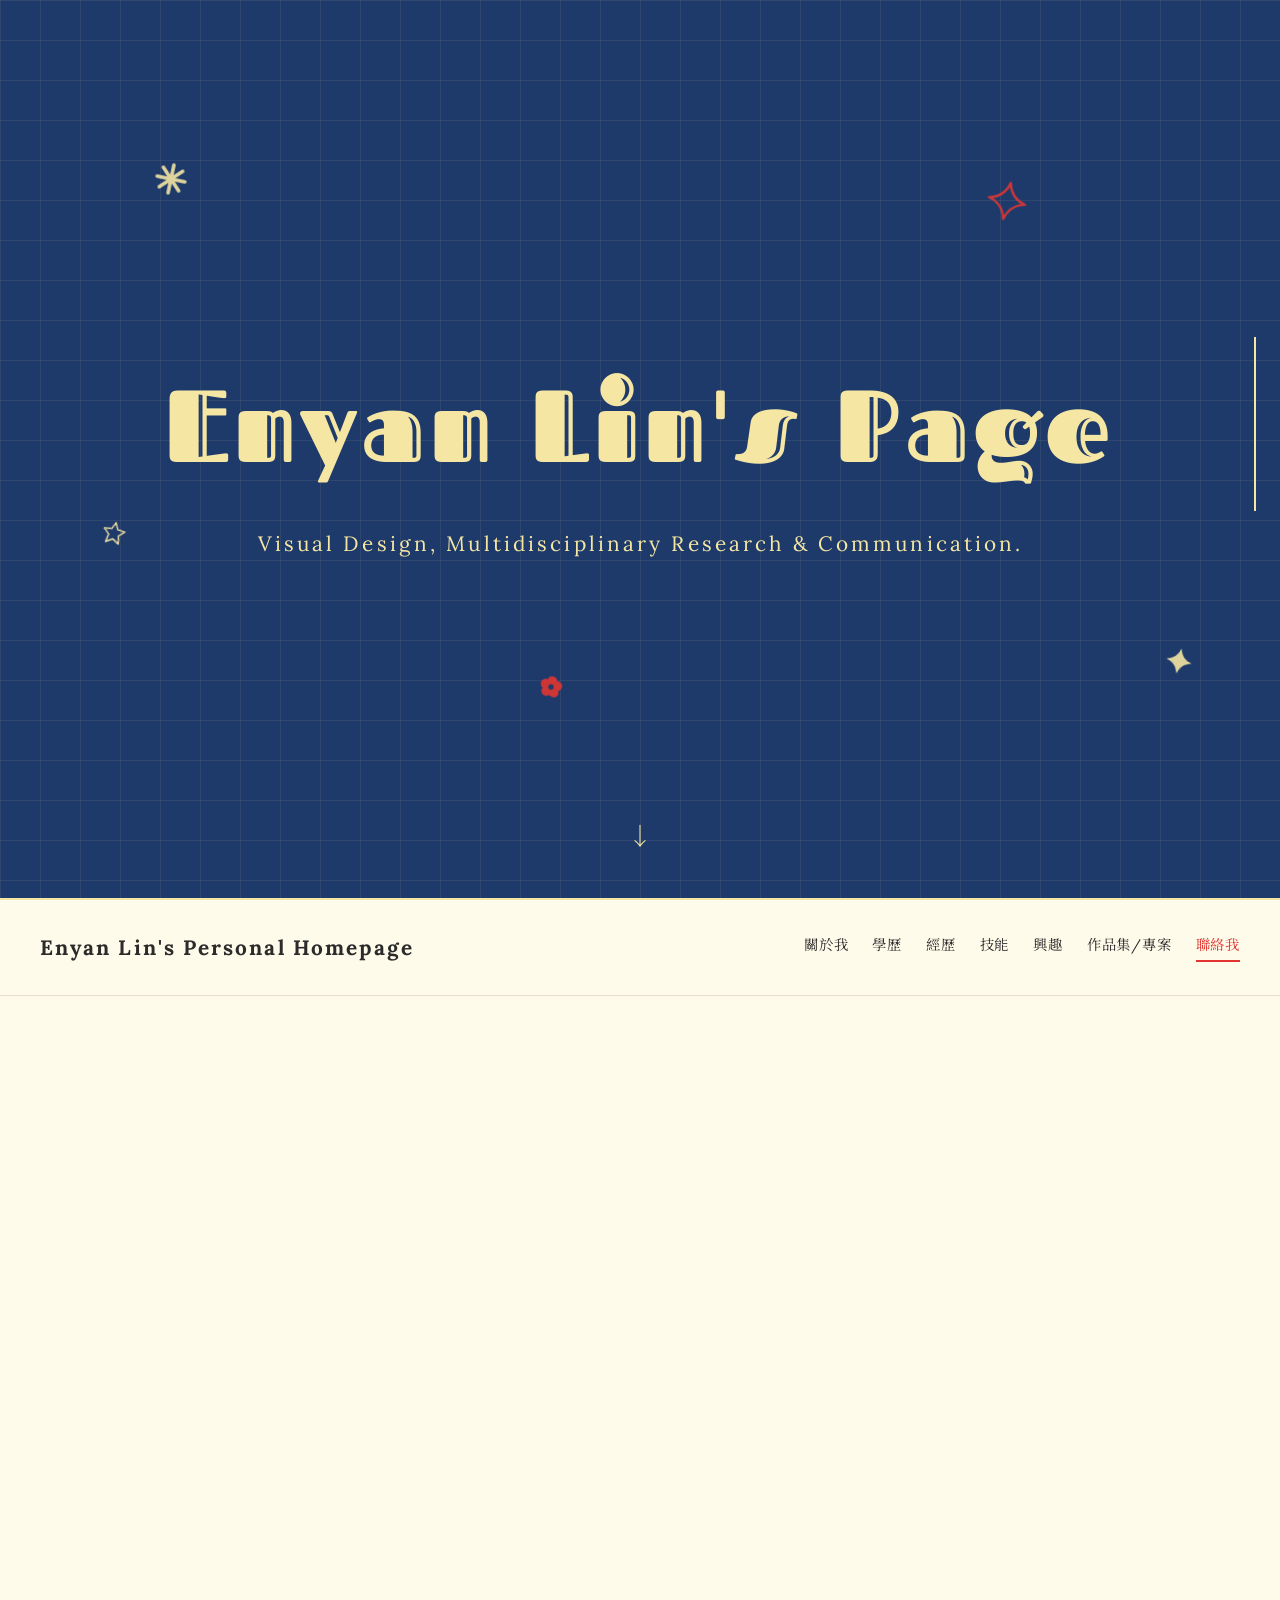
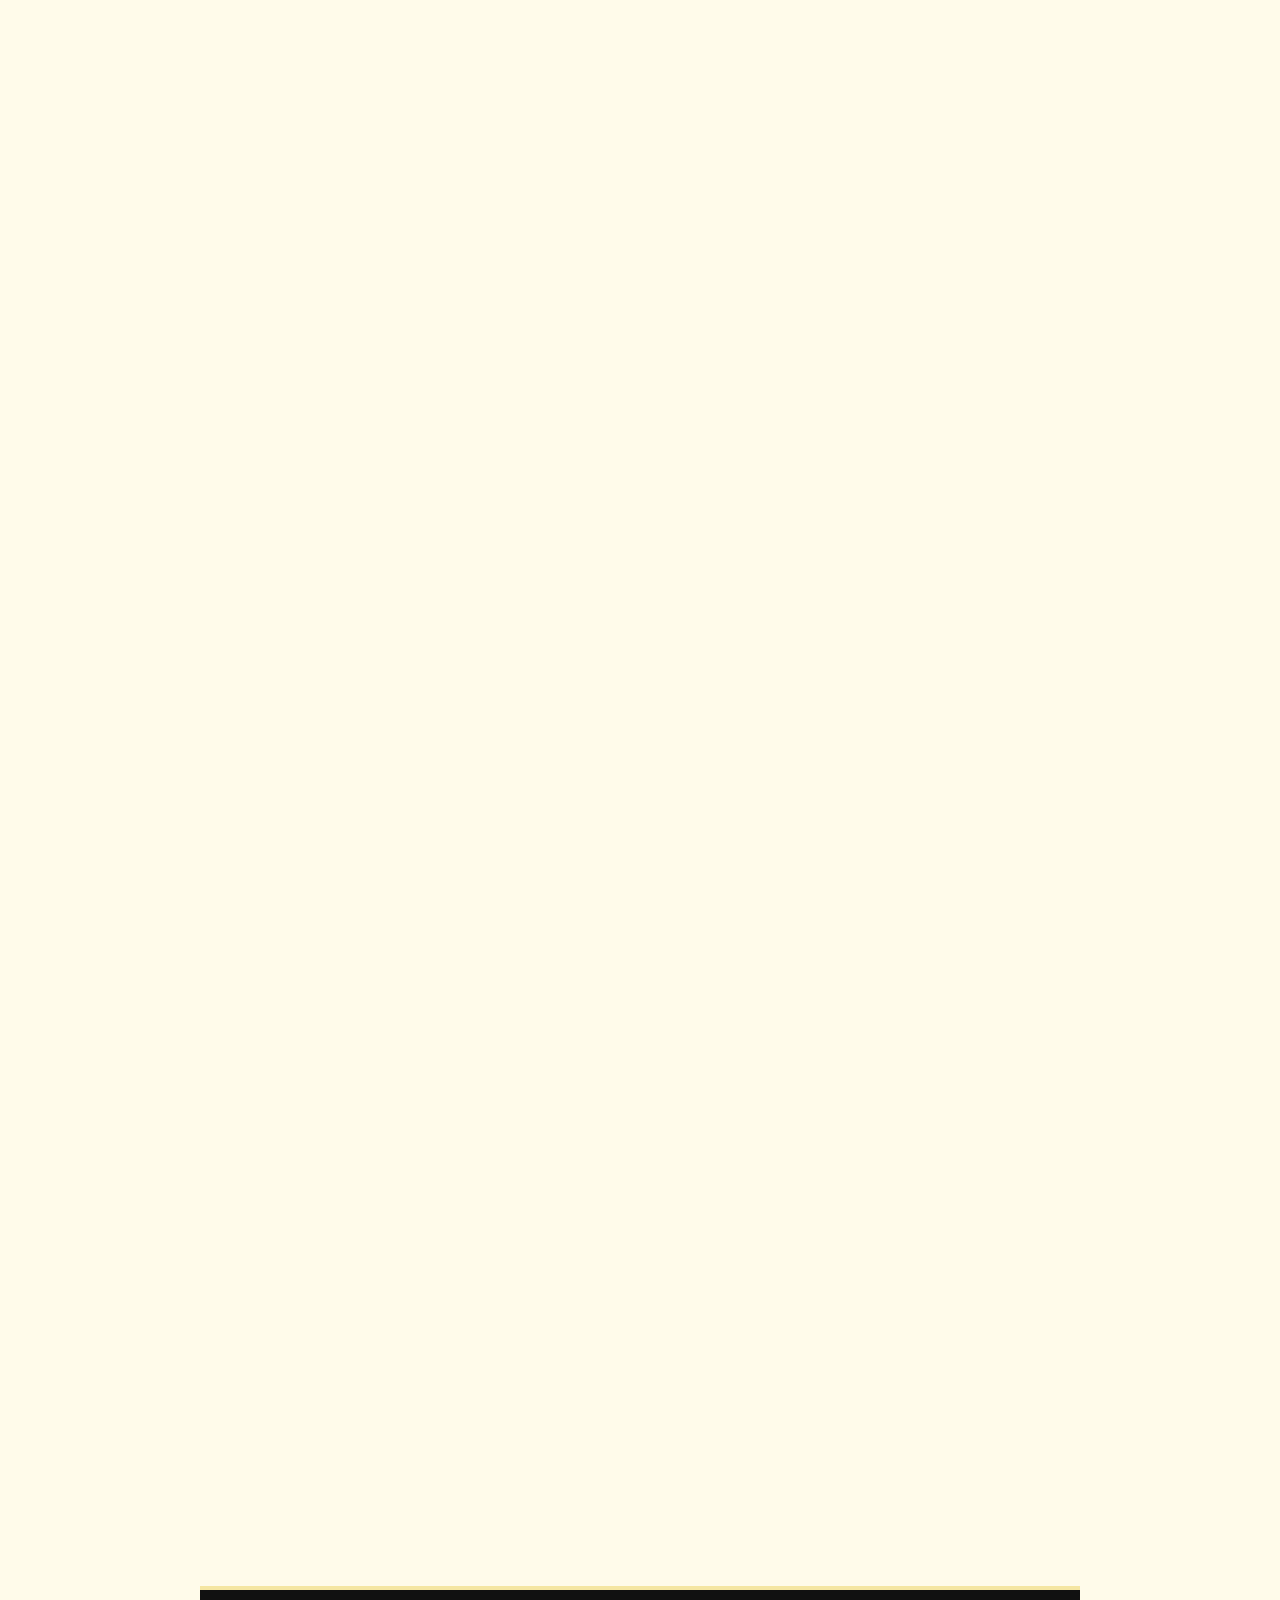
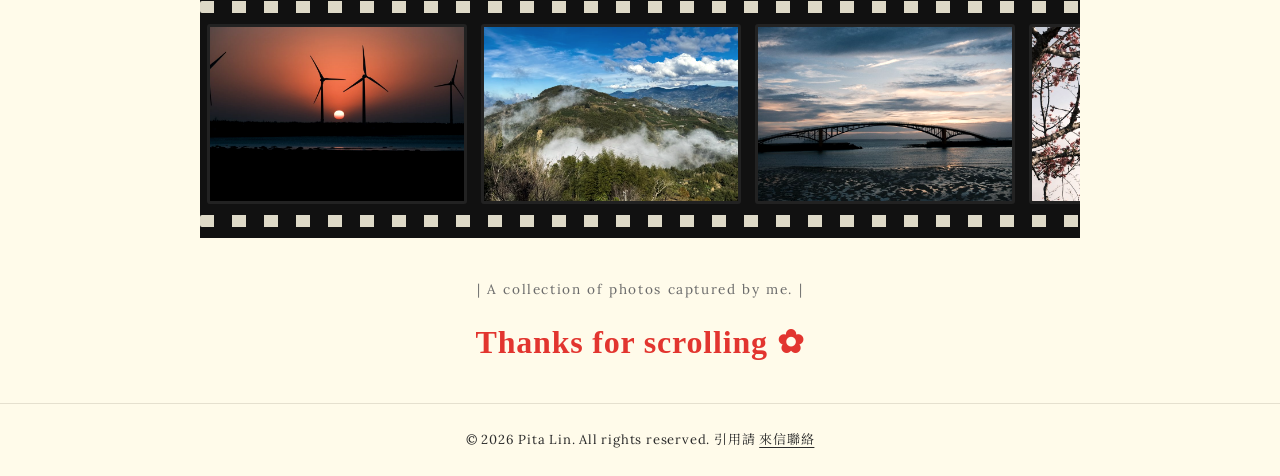
<file: index.html>
<!DOCTYPE html>
<html lang="zh-Hant-TW">
<meta name="viewport" content="width=device-width, initial-scale=1.0">
<head>
    <meta charset="UTF-8">
    <meta name="viewport" content="width=device-width, initial-scale=1.0">
    <title>林恩言 Pita | Personal Homepage</title>
    <link rel="stylesheet" type="text/css" href="hw3-113450006.css?v=20261029-main-body-16">
    <link rel="preconnect" href="https://fonts.googleapis.com">
    <link rel="preconnect" href="https://fonts.gstatic.com" crossorigin>
    <link href="https://fonts.googleapis.com/css2?family=Caveat:wght@500;700&family=Fascinate+Inline&family=Lora:ital,wght@0,400..700;1,400..700&family=Noto+Serif+TC:wght@400;700&display=swap" rel="stylesheet">
<body>
    
<section class="hero-section">
    <!-- 裝飾動畫：只放在首頁 -->
    <div class="falling-elements" aria-hidden="true">
        <span class="doodle doodle-star">
            <svg viewBox="0 0 48 48" focusable="false" aria-hidden="true">
                <path d="M24 4V44 M4 24H44 M10 10L38 38 M38 10L10 38" fill="none" stroke="currentColor" stroke-width="5" stroke-linecap="round"/>
            </svg>
        </span>
        <span class="doodle doodle-sparkle">
            <svg viewBox="0 0 48 48" focusable="false" aria-hidden="true">
                <path d="M24 3Q28 20 45 24Q28 28 24 45Q20 28 3 24Q20 20 24 3Z" fill="none" stroke="currentColor" stroke-width="2.6" stroke-linejoin="round"/>
            </svg>
        </span>
        <span class="doodle doodle-circle">
            <svg viewBox="0 0 48 48" focusable="false" aria-hidden="true">
                <polygon points="24,3 30,16 45,18 34,28 37,44 24,36 11,44 14,28 3,18 18,16" fill="none" stroke="currentColor" stroke-width="3" stroke-linejoin="round"/>
            </svg>
        </span>
        <span class="doodle doodle-star2">
            <svg viewBox="0 0 48 48" focusable="false" aria-hidden="true">
                <path d="M24 2C28 15 33 20 46 24C33 28 28 33 24 46C20 33 15 28 2 24C15 20 20 15 24 2Z" fill="currentColor"/>
            </svg>
        </span>
        <span class="doodle doodle-flower2">
            <svg viewBox="0 0 48 48" focusable="false" aria-hidden="true">
                <g fill="currentColor">
                    <circle cx="24" cy="13" r="9"/>
                    <circle cx="35" cy="20" r="9"/>
                    <circle cx="31" cy="33" r="9"/>
                    <circle cx="17" cy="33" r="9"/>
                    <circle cx="13" cy="20" r="9"/>
                </g>
                <circle cx="24" cy="24" r="5" fill="var(--blue)"/>
            </svg>
        </span>
    </div>

    <!-- 原本的首頁文字 -->
    <div class="hero-content">
        <h1 class="typing-text" data-wobble>Enyan Lin's Page</h1>
        <!--<h1 class="typing-text">Enyan Lin's Page</h1>-->
        <p class="hero-subtitle">
            Visual Design, Multidisciplinary Research &amp; Communication.</p>
    </div>

    <a href="#about" class="scroll-down">&#8595;</a>
</section>

<!-- 原本網站的導覽列，放在首頁外面 -->
<!-- <header class="site-header">
    <div class="logo">Enyan Lin's Personal Homepage</div>
    <nav class="site-nav">
        <a href="#about">關於我</a>
        <a href="#education">學歷</a>
        <a href="#experiences">經歷</a>
        <a href="#skills">技能</a>
        <a href="#interests">興趣</a>
        <a href="#projects">作品集/專案</a>
        <a href="#feedback"回饋</a>
    </nav>
</header> -->
    
    <header class="site-header">
    <div class="logo">Enyan Lin's Personal Homepage</div>
    <button class="nav-toggle" aria-label="開啟選單" aria-expanded="false" aria-controls="site-nav">☰</button>
    <nav class="site-nav" id="site-nav">
        <a href="#about">關於我</a>
        <a href="#education">學歷</a>
        <a href="#experiences">經歷</a>
        <a href="#skills">技能</a>
        <a href="#interests">興趣</a>
        <a href="#projects">作品集/專案</a>
        <a href="#feedback">聯絡我</a>
    </nav>
</header>
    
    <main class="container">    
        
        <section id="about" class="section-block">
            <p class="section-label">About Me</p>
            <h2 class="section-title">關於我</h2>
            <div class="about-wrapper">
                <div class="about-avatar">
                    <img src="web-images/home/me.jpg" alt="Pita Lin"> 
                </div>
                <div class="about-info">
                    <div class="info-row"><span class="label">姓名</span><span class="value">林恩言 Pita</span></div>
                    <div class="info-row"><span class="label">郵件</span><span class="value">enyanlin916@gmail.com</span></div>
                    <div class="info-row"><span class="label">學校</span><span class="value">陽明交通大學</span></div>
                    <div class="info-row"><span class="label">語言</span><span class="value">中文、 英文 、西班牙文（學習中）、韓文（學習中）</span></div>
                    <div class="info-row"><span class="label">Hashtags</span><span class="value"> <span class="text-highlight">#設計</span> <span class="text-highlight">#多媒體</span> <span class="text-highlight">#行銷與溝通</span> <span class="text-highlight">#UI/UX</span></span></div>
                </div>
            </div>
        </section>
        
       <section id="education" class="section-block">
            <p class="section-label">Education</p>
            <h2 class="section-title">學歷</h2>
            <div class="vertical-timeline">

                <div class="v-timeline-item">
                    <div class="v-timeline-dot"></div>
                    <div class="v-timeline-meta">
                        <span class="v-date">2018 - 2024</span>
                    </div>
                    <div class="v-timeline-content">
                        <h3>嘉義縣協同中學（國中語資班、高中雙語班）</h3>
                    </div>
                </div>

                <div class="v-timeline-item">
                    <div class="v-timeline-dot"></div>
                    <div class="v-timeline-meta">
                        <span class="v-date">2024 - PRESENT</span>
                    </div>
                    <div class="v-timeline-content">
                        <h3>國立陽明交通大學</h3>
                        <p>就讀外國語文學系，於大二下學期獲得書卷獎，同時跨域多媒體與設計。</p>
                    </div>
                </div>
                
            </div>
        </section>
        
        <section id="experiences" class="section-block">
        <p class="section-label">Experiences</p>
        <h2 class="section-title">經歷</h2>

        <div class="magazine-timeline">

        <div class="magazine-item">
            <div class="magazine-number">01</div>
            <div class="magazine-content">
                <h3>高中模擬聯合國｜公關</h3>
                <p>
                    負責活動宣傳與社群內容規劃，
                    設計活動海報及宣傳素材，
                    並擔任主席團成員，協助活動進行。
                </p>

                <div class="tags">
                    <span>社群經營</span>
                    <span>海報設計</span>
                    <span>活動宣傳</span>
                </div>
            </div>
        </div>


        <div class="magazine-item">
            <div class="magazine-number">02</div>
            <div class="magazine-content">
                <h3>Open House 企業徵才博覽會｜行銷部</h3>
                <p>
                    負責社群貼文製作與文案撰寫，
                    設計活動宣傳圖文素材，
                    協助校園活動行銷與品牌曝光。
                </p>

                <div class="tags">
                    <span>內容創作</span>
                    <span>視覺設計</span>
                    <span>品牌行銷</span>
                </div>
            </div>
        </div>


        <div class="magazine-item">
            <div class="magazine-number">03</div>
            <div class="magazine-content">
                <h3>影像合成課程｜助教</h3>
                <p>
                    協助老師進行課程準備與教學，
                    並協助同學解決影像編輯與課堂操作問題。
                </p>

                <div class="tags">
                    <span>影像處理</span>
                    <span>教學協助</span>
                </div>
            </div>
        </div>
            
            <div class="magazine-item">
            <div class="magazine-number">04</div>
            <div class="magazine-content">
                <h3>小型企業標誌設計｜品牌設計</h3>
                <p>
                    協助小型企業進行標誌設計，
                    依據品牌方要求的視覺概念，設計出簡潔且有辨識度的品牌Logo。
                </p>

                <div class="tags">
                    <span>標誌設計</span>
                    <span>品牌識別</span>
                </div>
            </div>
        </div>



        <div class="magazine-item">
            <div class="magazine-number">05</div>
            <div class="magazine-content">
                <h3>大學營隊｜相手、隊輔</h3>
                <p>
                    負責活動紀錄與帶動氣氛，
                    並剪輯營隊回顧影片及製作活動紀錄內容。
                </p>

                <div class="tags">
                    <span>影片剪輯</span>
                    <span>活動紀錄</span>
                    <span>團隊合作</span>
                </div>
            </div>
        </div>

        </div>
        </section>

        
        <section id="skills" class="section-block">
            <p class="section-label">Skills</p>
            <h2 class="section-title">技能與專長</h2>
            <div class="interests-grid skills-grid">
                <div class="interest-card skill-card">
                    <h3>設計研究與 UI/UX</h3>
                    <div class="skill-row">
                        <div class="skill-row-label"><span>Figma</span><span class="skill-row-value">60%</span></div>
                        <div class="skill-bar" role="progressbar" aria-label="Figma自評熟悉度" aria-valuemin="0" aria-valuemax="100" aria-valuenow="60"><div class="skill-fill" style="width:60%;"></div></div>
                    </div>
                    <p class="skill-card-note">Persona · Journey Map · Prototype</p>
                </div>

                <div class="interest-card skill-card">
                    <h3>視覺與標誌設計</h3>
                    <div class="skill-row">
                        <div class="skill-row-label"><span>Photoshop</span><span class="skill-row-value">85%</span></div>
                        <div class="skill-bar" role="progressbar" aria-label="Photoshop自評熟悉度" aria-valuemin="0" aria-valuemax="100" aria-valuenow="85"><div class="skill-fill" style="width:85%;"></div></div>
                    </div>
                    <div class="skill-row">
                        <div class="skill-row-label"><span>Illustrator</span><span class="skill-row-value">85%</span></div>
                        <div class="skill-bar" role="progressbar" aria-label="Illustrator自評熟悉度" aria-valuemin="0" aria-valuemax="100" aria-valuenow="85"><div class="skill-fill" style="width:85%;"></div></div>
                    </div>
                </div>

                <div class="interest-card skill-card">
                    <h3>行銷企劃與內容創作</h3>
                    <div class="skill-row">
                        <div class="skill-row-label"><span>社群經營</span><span class="skill-row-value">90%</span></div>
                        <div class="skill-bar" role="progressbar" aria-label="社群經營自評熟悉度" aria-valuemin="0" aria-valuemax="100" aria-valuenow="90"><div class="skill-fill" style="width:90%;"></div></div>
                    </div>
                    <div class="skill-row">
                        <div class="skill-row-label"><span>文案撰寫</span><span class="skill-row-value">80%</span></div>
                        <div class="skill-bar" role="progressbar" aria-label="文案撰寫自評熟悉度" aria-valuemin="0" aria-valuemax="100" aria-valuenow="80"><div class="skill-fill" style="width:80%;"></div></div>
                    </div>
                    <p class="skill-card-note">活動企劃 · 視覺宣傳</p>
                </div>

                <div class="interest-card skill-card">
                    <h3>網頁設計與實作</h3>
                    <div class="skill-row">
                        <div class="skill-row-label"><span>HTML</span><span class="skill-row-value">70%</span></div>
                        <div class="skill-bar" role="progressbar" aria-label="HTML自評熟悉度" aria-valuemin="0" aria-valuemax="100" aria-valuenow="70"><div class="skill-fill" style="width:70%;"></div></div>
                    </div>
                    <div class="skill-row">
                        <div class="skill-row-label"><span>CSS</span><span class="skill-row-value">70%</span></div>
                        <div class="skill-bar" role="progressbar" aria-label="CSS自評熟悉度" aria-valuemin="0" aria-valuemax="100" aria-valuenow="70"><div class="skill-fill" style="width:70%;"></div></div>
                    </div>
                    <div class="skill-row">
                        <div class="skill-row-label"><span>JavaScript</span><span class="skill-row-value">60%</span></div>
                        <div class="skill-bar" role="progressbar" aria-label="JavaScript自評熟悉度" aria-valuemin="0" aria-valuemax="100" aria-valuenow="60"><div class="skill-fill" style="width:60%;"></div></div>
                    </div>
                    <p class="skill-card-note">響應式設計</p>
                </div>

                <div class="interest-card skill-card">
                    <h3>攝影與影像創作</h3>
                    <div class="skill-row">
                        <div class="skill-row-label"><span>Lightroom</span><span class="skill-row-value">70%</span></div>
                        <div class="skill-bar" role="progressbar" aria-label="Lightroom自評熟悉度" aria-valuemin="0" aria-valuemax="100" aria-valuenow="70"><div class="skill-fill" style="width:70%;"></div></div>
                    </div>
                    <div class="skill-row">
                        <div class="skill-row-label"><span>CapCut</span><span class="skill-row-value">90%</span></div>
                        <div class="skill-bar" role="progressbar" aria-label="CapCut自評熟悉度" aria-valuemin="0" aria-valuemax="100" aria-valuenow="90"><div class="skill-fill" style="width:90%;"></div></div>
                    </div>
                </div>

                <div class="interest-card skill-card">
                    <h3>資訊整理與溝通協作</h3>
                    <div class="skill-row">
                        <div class="skill-row-label"><span>PowerPoint</span><span class="skill-row-value">90%</span></div>
                        <div class="skill-bar" role="progressbar" aria-label="PowerPoint自評熟悉度" aria-valuemin="0" aria-valuemax="100" aria-valuenow="90"><div class="skill-fill" style="width:90%;"></div></div>
                    </div>
                    <div class="skill-row">
                        <div class="skill-row-label"><span>Excel</span><span class="skill-row-value">70%</span></div>
                        <div class="skill-bar" role="progressbar" aria-label="Excel自評熟悉度" aria-valuemin="0" aria-valuemax="100" aria-valuenow="70"><div class="skill-fill" style="width:70%;"></div></div>
                    </div>
                    <div class="skill-row">
                        <div class="skill-row-label"><span>Canva</span><span class="skill-row-value">95%</span></div>
                        <div class="skill-bar" role="progressbar" aria-label="Canva自評熟悉度" aria-valuemin="0" aria-valuemax="100" aria-valuenow="95"><div class="skill-fill" style="width:95%;"></div></div>
                    </div>
                    <p class="skill-card-note">簡報設計 · 團隊協作</p>
                </div>
            </div>
            <p class="skills-additional">※ 更多詳細內容歡迎參考作品集/專案，百分比為我的自評分數。</p>
        </section>

        <section id="interests" class="section-block">
            <p class="section-label">Interests</p>
            <h2 class="section-title">興趣</h2>
            <div class="interests-grid">
                <div class="interest-card">
                    <h3><span class="text-highlight">攝影 Photography</span></h3>
                    <p>喜歡帶著相機到處走走，記錄風景與小片段，將一些回憶保存下來。</p>
                </div>
                <div class="interest-card">
                    <h3><span class="text-highlight">多媒體與設計 Design</span></h3>
                    <p>注重排版、字體與色彩的搭配，擅長影像的創作、編輯與合成。</p>
                </div>
                <div class="interest-card">
                    <h3><span class="text-highlight">人機互動 HCI</span></h3>
                    <p>對人與 AI 的互動方式感興趣，會觀察使用者的行為、需求與使用習慣。</p>
                </div>
                <div class="interest-card">
                    <h3><span class="text-highlight">品牌與行銷 Marketing</span></h3>
                    <p>喜歡觀察品牌如何結合設計、文字與創意，將自己的品牌特色、故事與價值傳達出去。</p>
                </div>
            </div>
        </section>
        <!-- Selected Works / Projects -->
        <section id="projects" class="projects-section">

            <div class="projects-heading">
            <p class="section-label">Projects</p>
            <h2 class="section-title">作品集/專案</h2>
            <p class="projects-intro">點擊下方任一專案，即可查看詳細內容。</p>
        </div>

    <div class="projects-grid">

        <!-- Project 01: Figma -->
        <a href="figma.html" class="project-link">
            <article class="project-card">
                <div class="project-image">
                    <img src="websitecover.png"
                         alt="Figma UI/UX Design Project">
                    <span class="project-number">01</span>
                </div>
                <div class="project-info">
                    <p class="project-category">UI / UX DESIGN</p>
                    <h3>網頁重新設計 Website Redesign<br> 
                        - Figma</h3>
                    <span class="project-more">More ↗</span>
                </div>
            </article>
        </a>

        <!-- Project 02: Open House -->
        <a href="openhouse.html" class="project-link">
            <article class="project-card">
                <div class="project-image">
                    <img src="openhouse-cover.png"
                         alt="Open House Marketing Project">
                    <span class="project-number">02</span>
                </div>
                <div class="project-info">
                    <p class="project-category">MARKETING &amp; CONTENT</p>
                    <h3>NYCU Open House 企業校園徵才<br> 
                        - 行銷部 Marketing</h3>
                    <span class="project-more">More ↗</span>
                </div>
            </article>
        </a>

  <!-- Project 03: u23c -->
         <a href="brand.html" class="project-link">
            <article class="project-card">
                <div class="project-image">
                    <img src="brand-cover.png"
                         alt="Branding Project">
                    <span class="project-number">03</span>
                </div>
                <div class="project-info">
                    <p class="project-category">LOGO DESIGN</p>
                    <h3>標誌設計 Small Business Logo Design</h3>
                    <span class="project-more">More ↗</span>
                </div>
            </article>
        </a>
        
        <!-- Project 04: Image Compositing TA -->
        <a href="compositing.html" class="project-link">
            <article class="project-card">
                <div class="project-image">
                    <img src="image-cover.png"
                         alt="Image Compositing Project">
                    <span class="project-number">04</span>
                </div>
                <div class="project-info">
                    <p class="project-category">VISUAL DESIGN</p>
                    <h3>影像合成 Image Compositing<br>
                        - 創作與助教 Creative Work & TA Experience</h3>
                    <span class="project-more">More ↗</span>
                </div>
            </article>
        </a>
      

        <!-- Project 04: Photography -->
        <a href="photography.html" class="project-link">
            <article class="project-card">
                <div class="project-image">
                    <img src="photography-cover.png"
                         alt="Photography Portfolio">
                    <span class="project-number">05</span>
                </div>
                <div class="project-info">
                    <p class="project-category">PHOTOGRAPHY</p>
                    <h3>My Photography Journey</h3>
                    <p>
                    </p>
                    <span class="project-more">More ↗</span>
                </div>
            </article>
        </a>

    </div>
</section>
        
</section>
        
       <!-- <section id="feedback" class="section-block">
            <p class="section-label">Feedback</p>
            <h2 class="section-title">回饋</h2>
            <form class="minimal-form">
                <p class="form-intro">謝謝您瀏覽我的個人網頁，歡迎留下一些建議！</p>
                
                <div class="form-group">
                    <label for="thoughts">Leave some thoughts...</label>
                    <textarea id="thoughts" name="message" rows="4" placeholder="Write your message here..."></textarea>
                </div>
            <button type="submit" class="submit-btn" onclick="alert('感謝您的留言！您的想法已成功送出！'); document.getElementById('thoughts').value=''; return false;">送出 (Submit)</button></form>
        </section>-->
        
        <section id="feedback" class="section-block">
    <p class="section-label">Feedback</p>
    <h2 class="section-title">回饋</h2>
    <form class="minimal-form" id="feedback-form">
        <p class="form-intro">謝謝您瀏覽我的個人網頁，歡迎留下一些建議！</p>

        <div class="form-group">
            <label for="thoughts">Leave some thoughts...</label>
            <textarea id="thoughts" name="message" rows="4" placeholder="Write your message here..."></textarea>
        </div>

        <button type="submit" class="submit-btn">送出 (Submit)</button>
        <p class="form-message" id="form-message" role="status"></p>
        </form>
    </section>
            
</section>
    <section class="filmstrip" aria-label="攝影作品膠卷">    
    <section class="filmstrip" aria-label="攝影作品膠卷">
    <div class="film-track">
        <!-- 第一組 -->
        <div class="film-set">
            <div class="film-frame"><img src="web-images/home/photo1.jpg" alt="" loading="lazy"></div>
            <div class="film-frame"><img src="web-images/home/photo2.jpg" alt="" loading="lazy"></div>
            <div class="film-frame"><img src="web-images/home/photo3.jpg" alt="" loading="lazy"></div>
            <div class="film-frame"><img src="web-images/home/photo4.jpg" alt="" loading="lazy"></div>
            <div class="film-frame"><img src="web-images/home/photo5.jpg" alt="" loading="lazy"></div>
            <div class="film-frame"><img src="web-images/home/photo6.jpg" alt="" loading="lazy"></div>
        </div>
        <!-- 第二組:內容和第一組完全一樣,用來無縫接軌 -->
        <div class="film-set" aria-hidden="true">
            <div class="film-frame"><img src="web-images/home/photo1.jpg" alt="" loading="lazy"></div>
            <div class="film-frame"><img src="web-images/home/photo2.jpg" alt="" loading="lazy"></div>
            <div class="film-frame"><img src="web-images/home/photo3.jpg" alt="" loading="lazy"></div>
            <div class="film-frame"><img src="web-images/home/photo4.jpg" alt="" loading="lazy"></div>
            <div class="film-frame"><img src="web-images/home/photo5.jpg" alt="" loading="lazy"></div>
            <div class="film-frame"><img src="web-images/home/photo6.jpg" alt="" loading="lazy"></div>
        </div>
    </div>
</section>
             
      <div class="film-caption">
     <p class="film-caption-sub">| A collection of photos captured by me. |</p>
    <p class="film-caption-main">Thanks for scrolling ✿</p>
</div>

    </main>

    <footer class="site-footer">
        <p>&copy; 2026 Pita Lin. All rights reserved. 引用請 <a href="mailto:enyanlin916@gmail.com">來信聯絡</a></p>
    </footer>
    
    <script>
(function () {

    /* 1. 留言表單 */
    var form = document.getElementById('feedback-form');
    var box  = document.getElementById('thoughts');
    var msg  = document.getElementById('form-message');

    if (form && box && msg) {
        form.addEventListener('submit', function (e) {
            e.preventDefault();                 // 不要讓頁面重新整理
            if (!box.value.trim()) {            // 空白就不送出
                msg.textContent = '請先寫下一些想法喔!';
                msg.className = 'form-message error';
                box.focus();
                return;
            }
            msg.textContent = '感謝您的留言!您的想法已成功送出 ✿';
            msg.className = 'form-message success';
            box.value = '';
        });
    }
    
    /* 2. 捲動時區塊淡入(每次進入畫面都會重播) */
    var reduceMotion = window.matchMedia('(prefers-reduced-motion: reduce)').matches;
    var blocks = document.querySelectorAll('.section-block, .projects-section');

    if ('IntersectionObserver' in window && !reduceMotion) {
        blocks.forEach(function (el) { el.classList.add('reveal'); });

        var revealObserver = new IntersectionObserver(function (entries) {
            entries.forEach(function (entry) {
                if (entry.isIntersecting) {
                    entry.target.classList.add('is-visible');
                } else {
                    entry.target.classList.remove('is-visible');   // 離開畫面就重置,下次進來再淡入
                }
            });
        }, { threshold: 0.1, rootMargin: '0px 0px -8% 0px' });

        blocks.forEach(function (el) { revealObserver.observe(el); });
    }

    /* 3. 導覽列高亮目前所在區塊 */
    var navLinks = document.querySelectorAll('.site-nav a[href^="#"]');
    var linkOf = new Map();

    navLinks.forEach(function (link) {
        var section = document.querySelector(link.getAttribute('href'));
        if (section) linkOf.set(section, link);
    });

    if ('IntersectionObserver' in window) {
        var spy = new IntersectionObserver(function (entries) {
            entries.forEach(function (entry) {
                if (entry.isIntersecting) {
                    navLinks.forEach(function (l) { l.classList.remove('active'); });
                    linkOf.get(entry.target).classList.add('active');
                }
            });
        }, { rootMargin: '-45% 0px -50% 0px' });   // 只看畫面正中間那一條線

        linkOf.forEach(function (link, section) { spy.observe(section); });
    }

    /* 4. 手機版漢堡選單 */
    var toggle = document.querySelector('.nav-toggle');
    var nav    = document.getElementById('site-nav');

    function closeMenu() {
        nav.classList.remove('open');
        toggle.setAttribute('aria-expanded', 'false');
        toggle.textContent = '☰';
    }

    if (toggle && nav) {
        toggle.addEventListener('click', function () {
            var isOpen = nav.classList.toggle('open');
            toggle.setAttribute('aria-expanded', String(isOpen));
            toggle.textContent = isOpen ? '✕' : '☰';
        });
        nav.querySelectorAll('a').forEach(function (a) {
            a.addEventListener('click', closeMenu);   // 點連結後收起選單
        });
    }

})();
        /* 6. Hero 打字寬度依實際字體量測 */
    var typing = document.querySelector('.typing-text');
    if (typing) {
    var measureTyping = function () {
        typing.style.setProperty('--type-w', (typing.scrollWidth + 4) + 'px');
    };
    if (document.fonts && document.fonts.ready) {
        document.fonts.ready.then(measureTyping);   // 等字體載入完再量
    } else {
        measureTyping();
    }
}
        /* 7. 逐字彈跳(Hero 標題和其他加了 data-wobble 的標題) */
document.querySelectorAll('[data-wobble]').forEach(function (el) {
    var text = el.textContent;
    el.setAttribute('aria-label', text);
    el.textContent = '';
    Array.from(text).forEach(function (c) {
        var s = document.createElement('span');
        s.className = 'ch';
        s.setAttribute('aria-hidden', 'true');
        s.textContent = c;
        s.style.setProperty('--rot', (Math.random() * 24 - 12) + 'deg');
        el.appendChild(s);
    });
});

/* 打字動畫結束後才解除裁切 */
var heroTitle = document.querySelector('.typing-text');
if (heroTitle) {
    heroTitle.addEventListener('animationend', function (e) {
        if (e.animationName === 'typing') heroTitle.classList.add('typed');
    });
    setTimeout(function () { heroTitle.classList.add('typed'); }, 1500);   // 保險
}
</script>

</body>
</html>
</file>
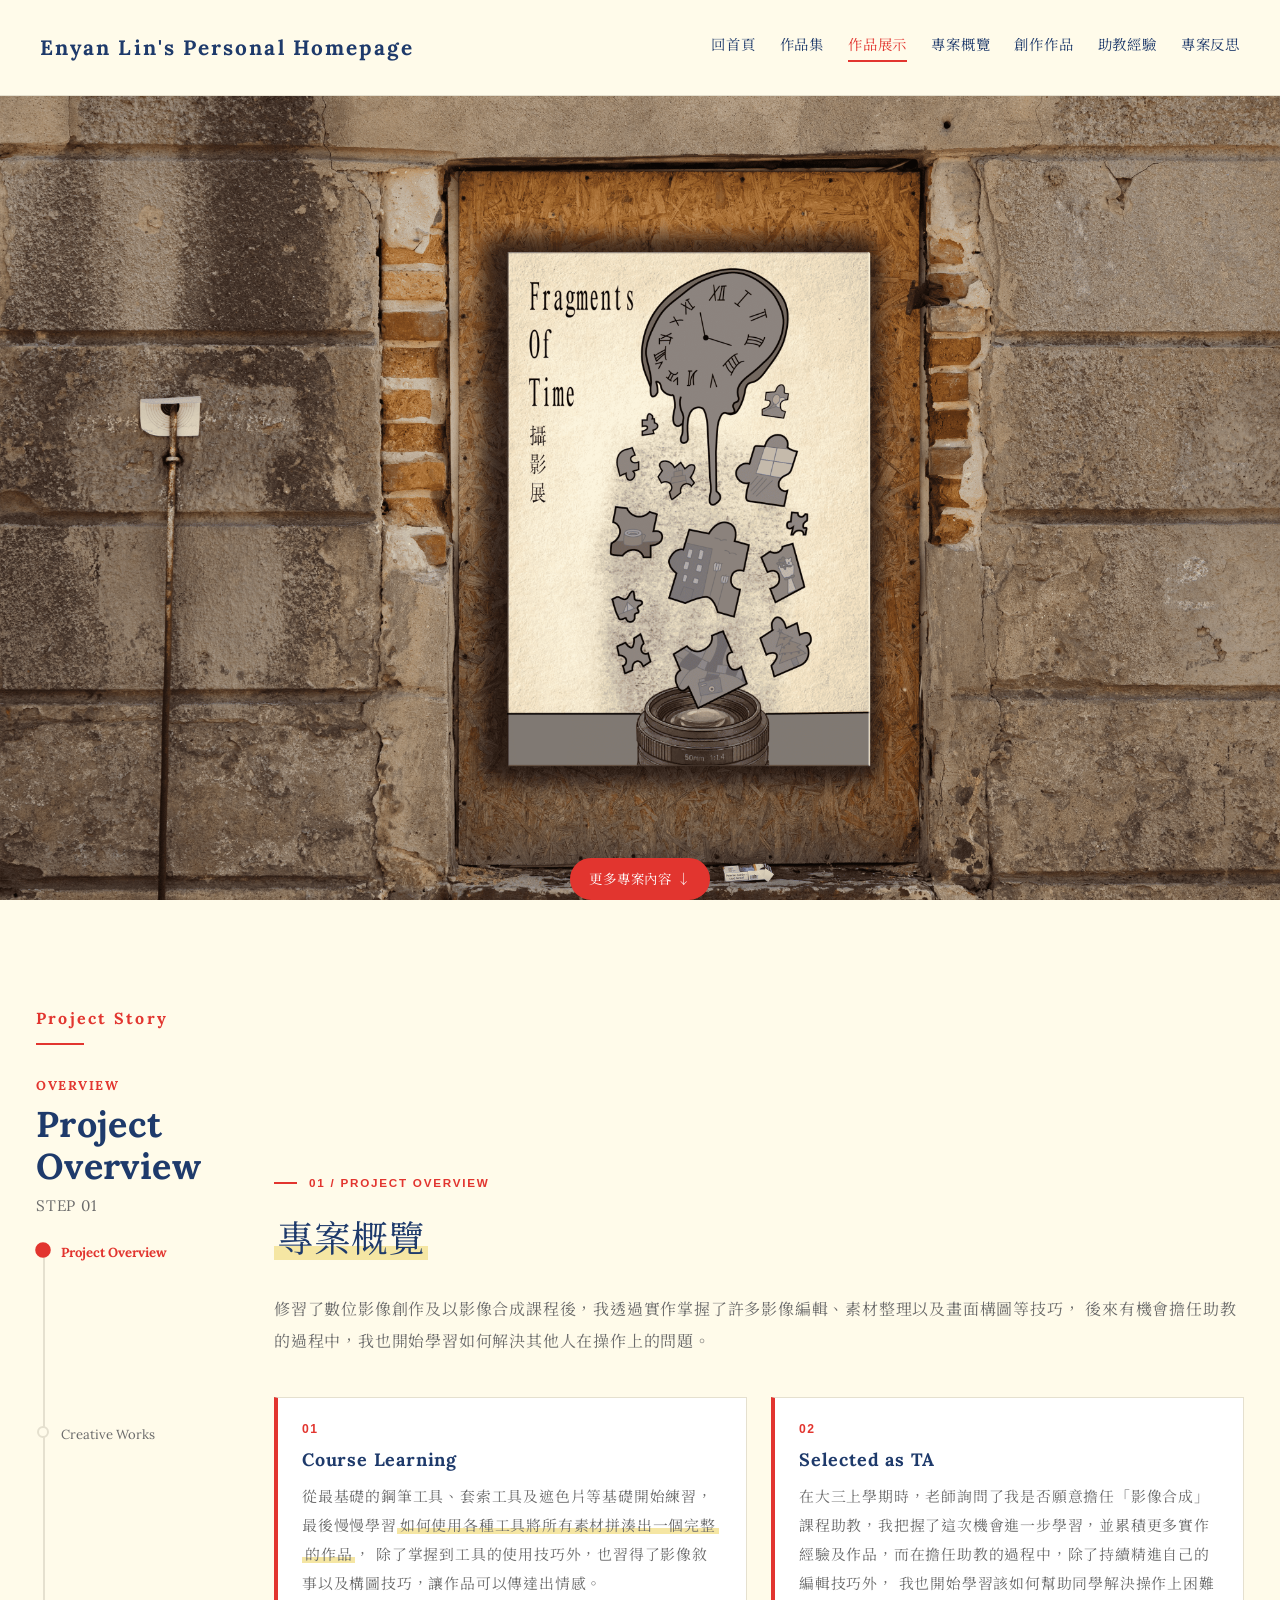
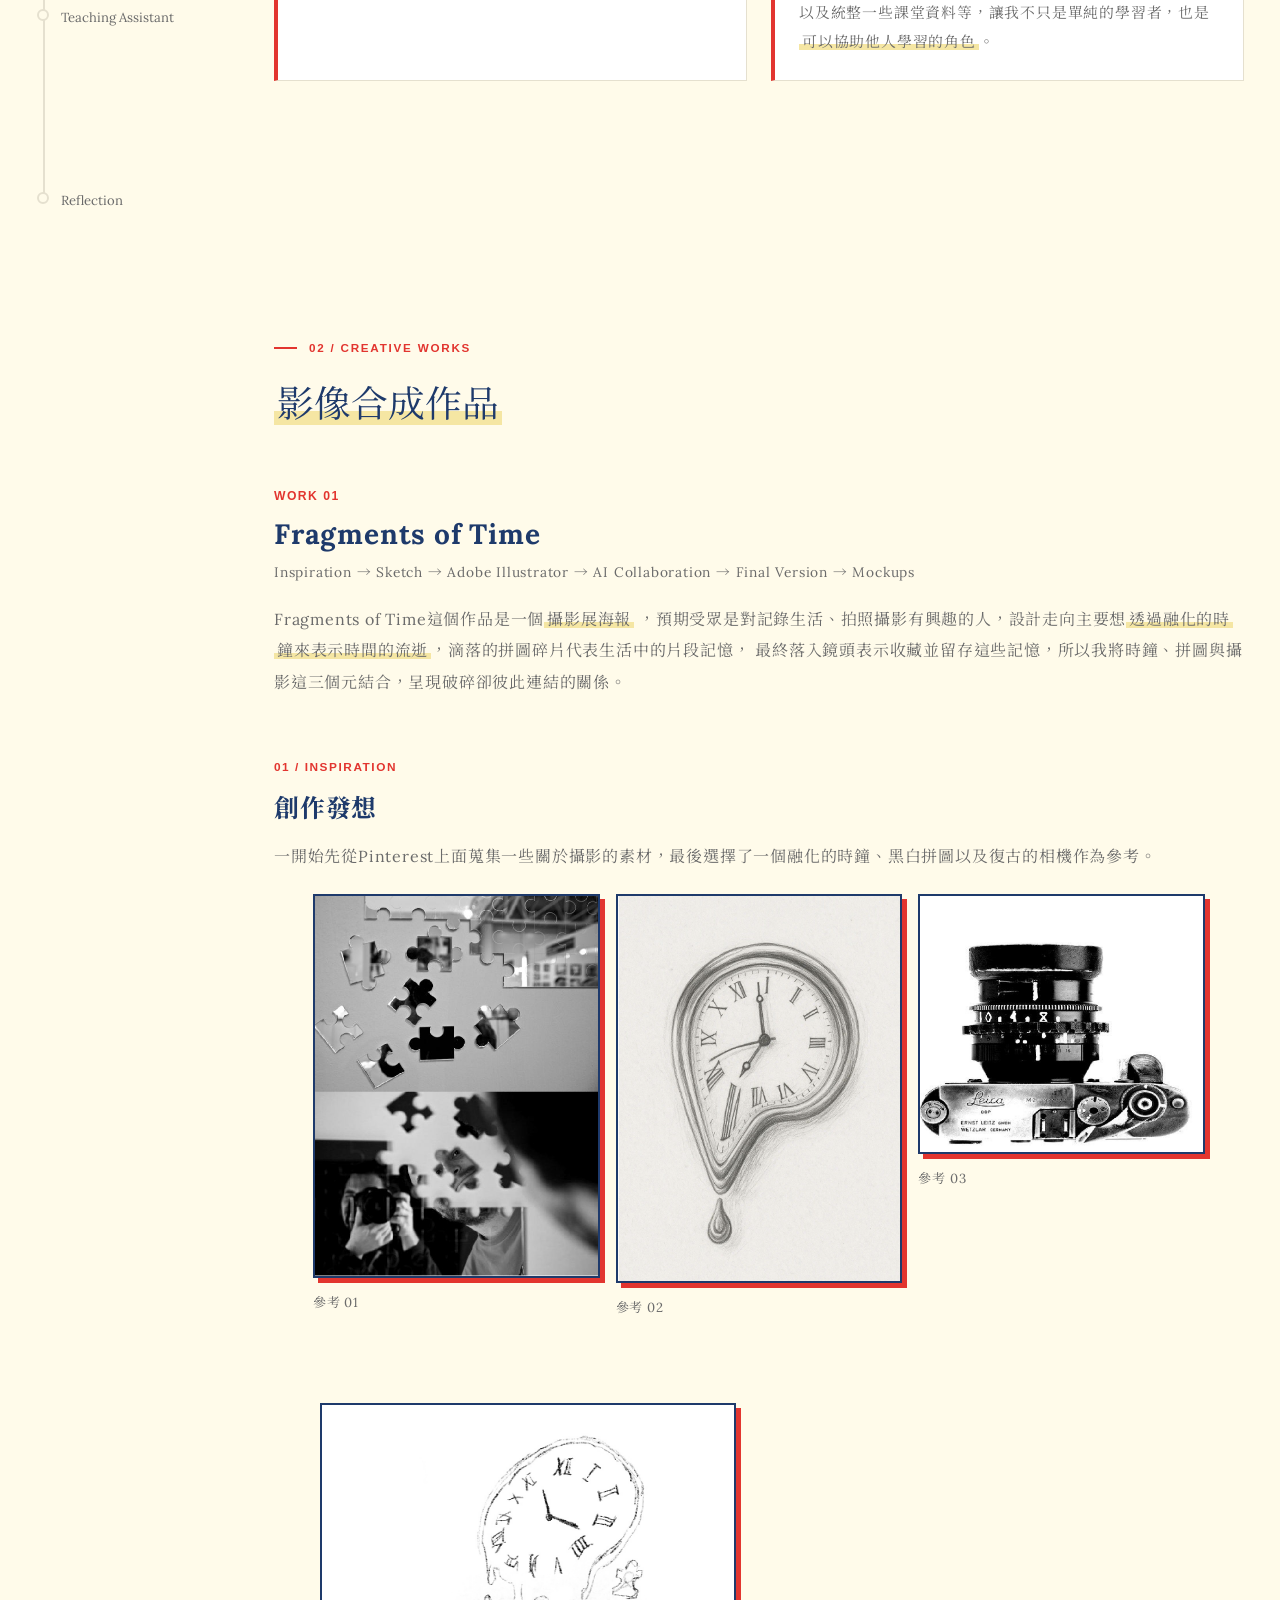
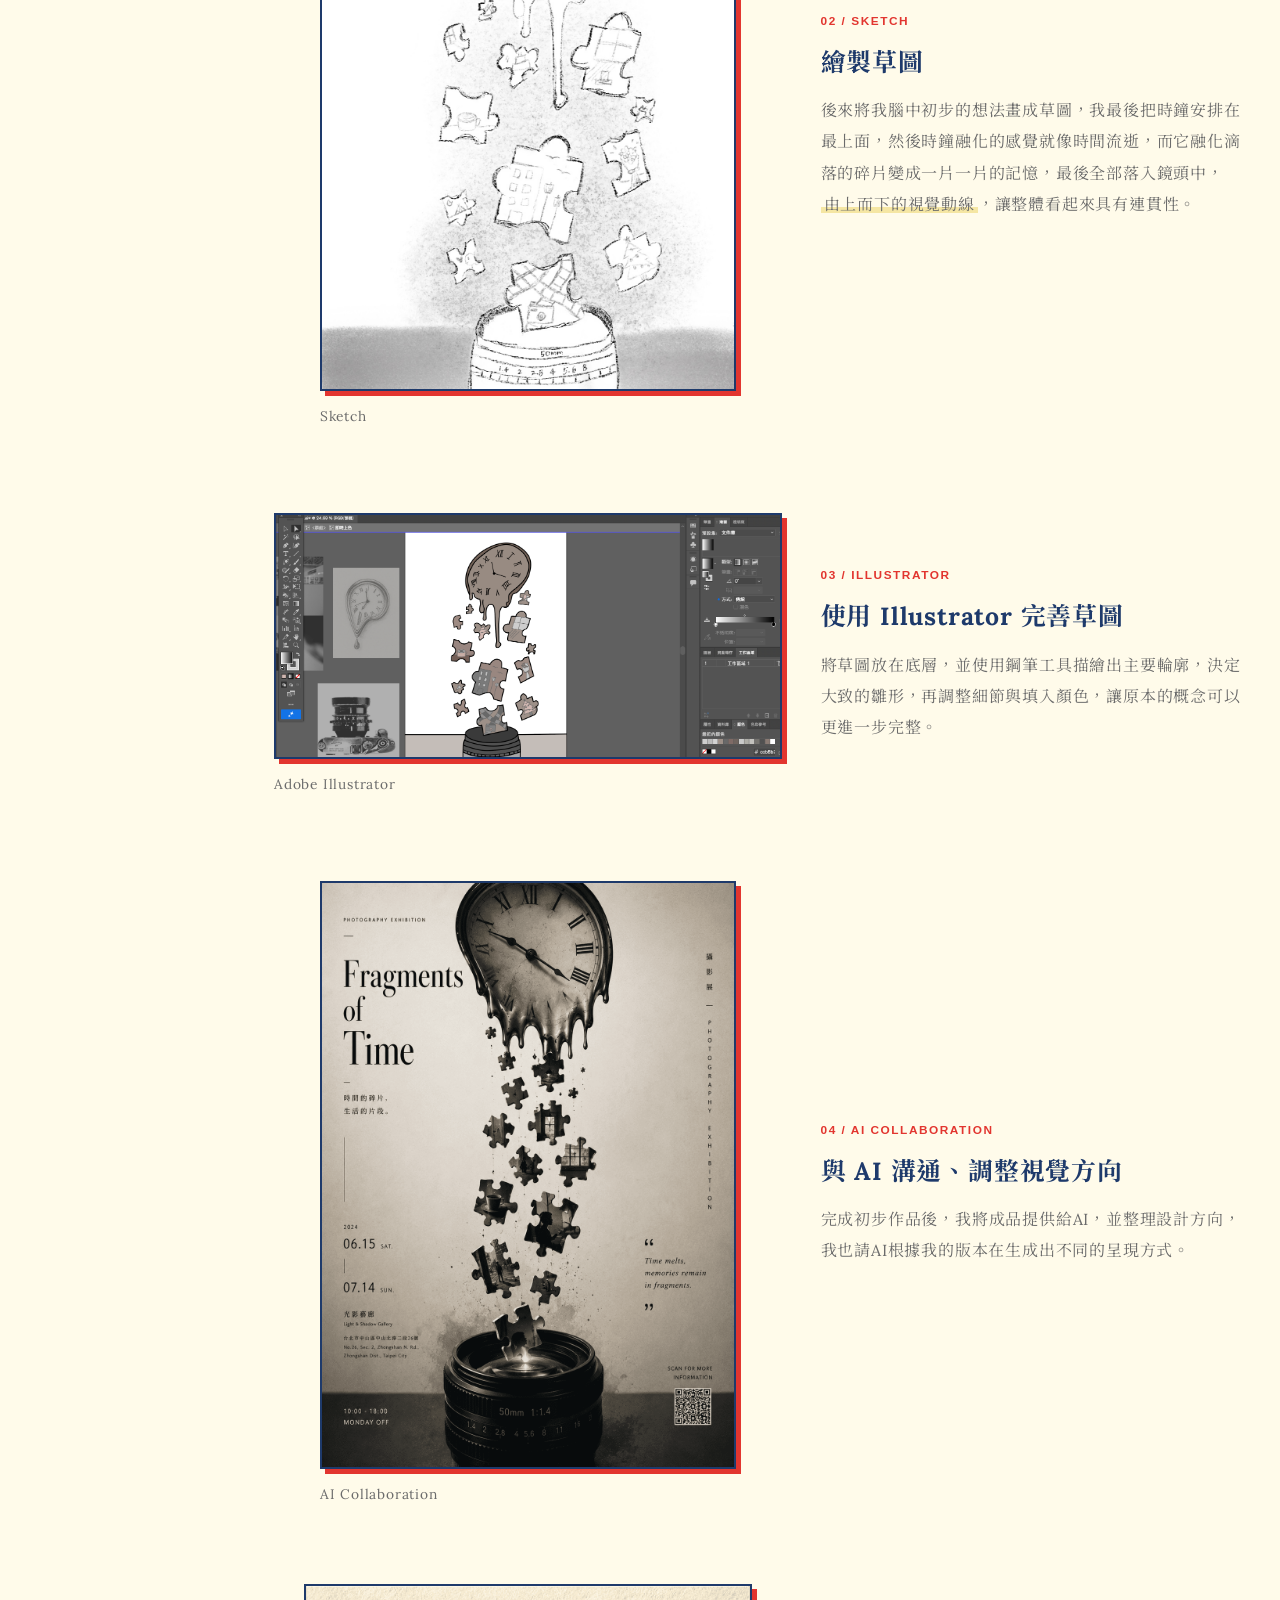
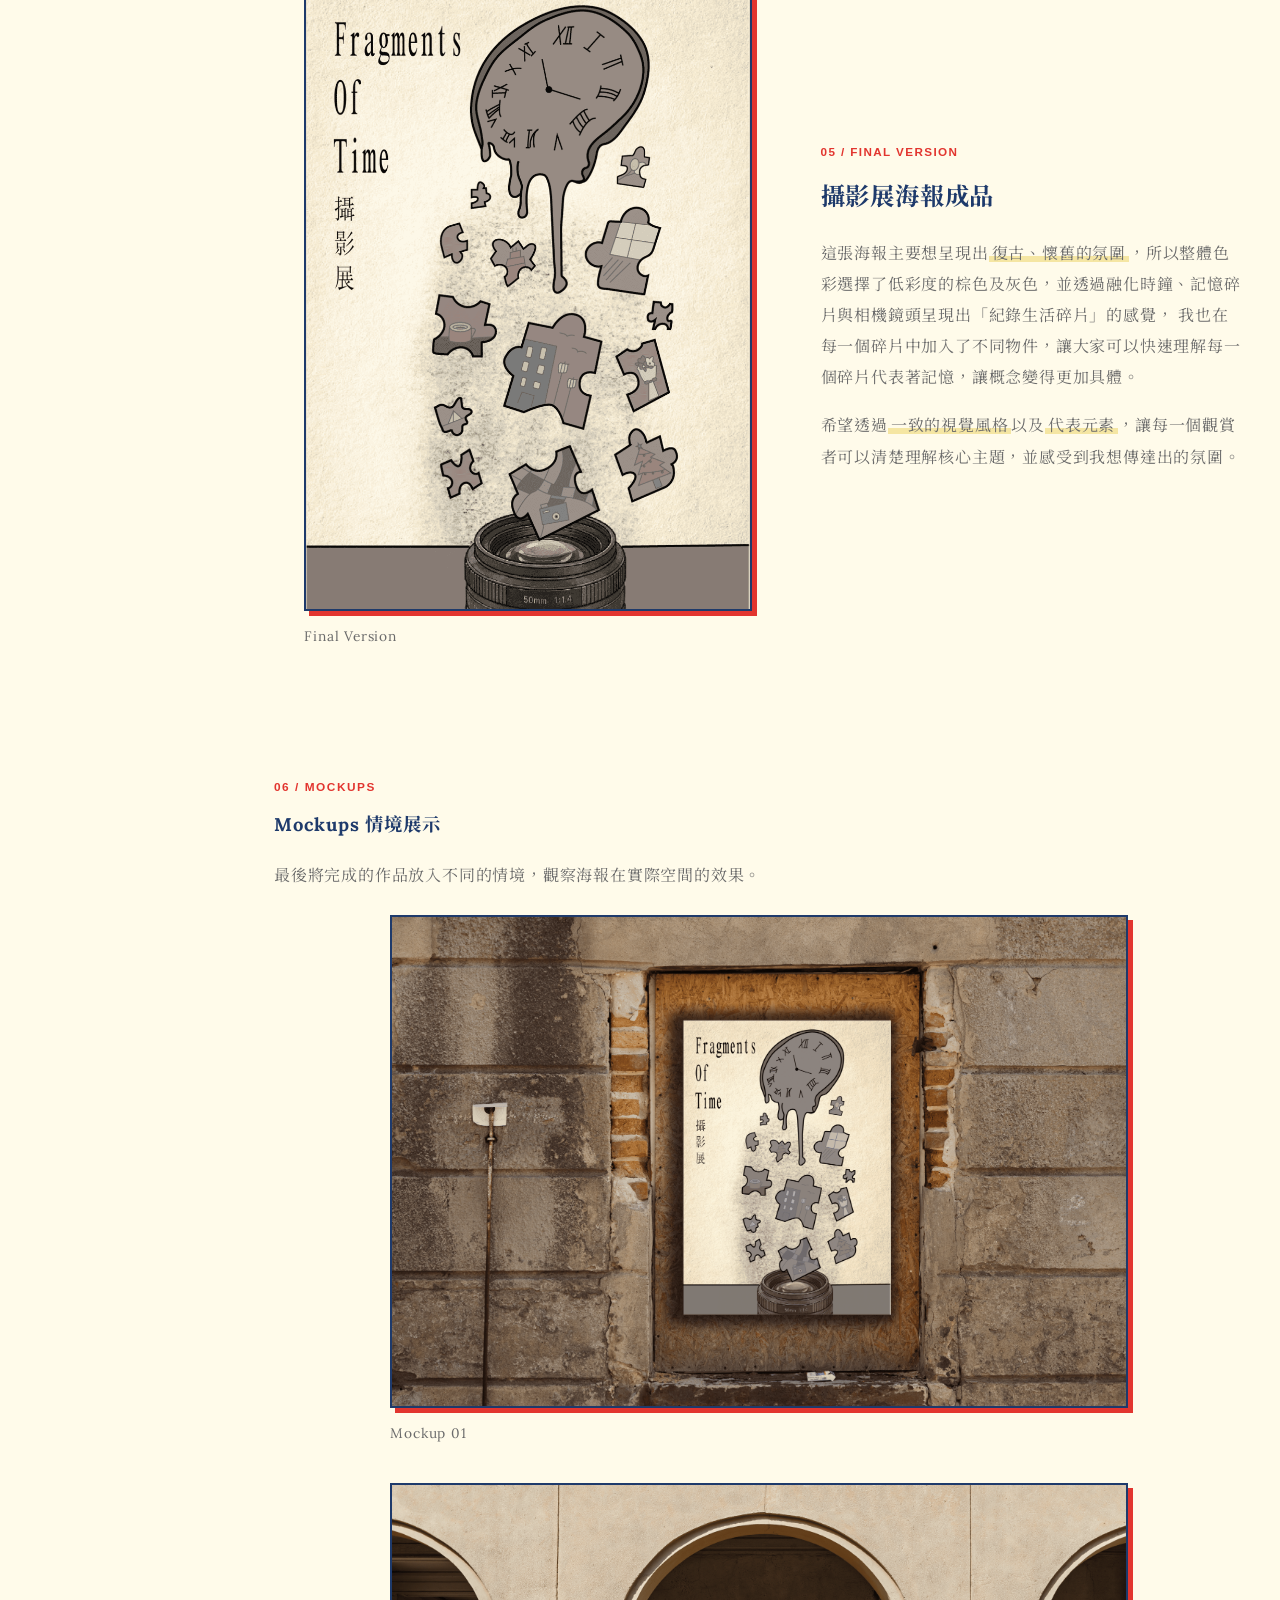
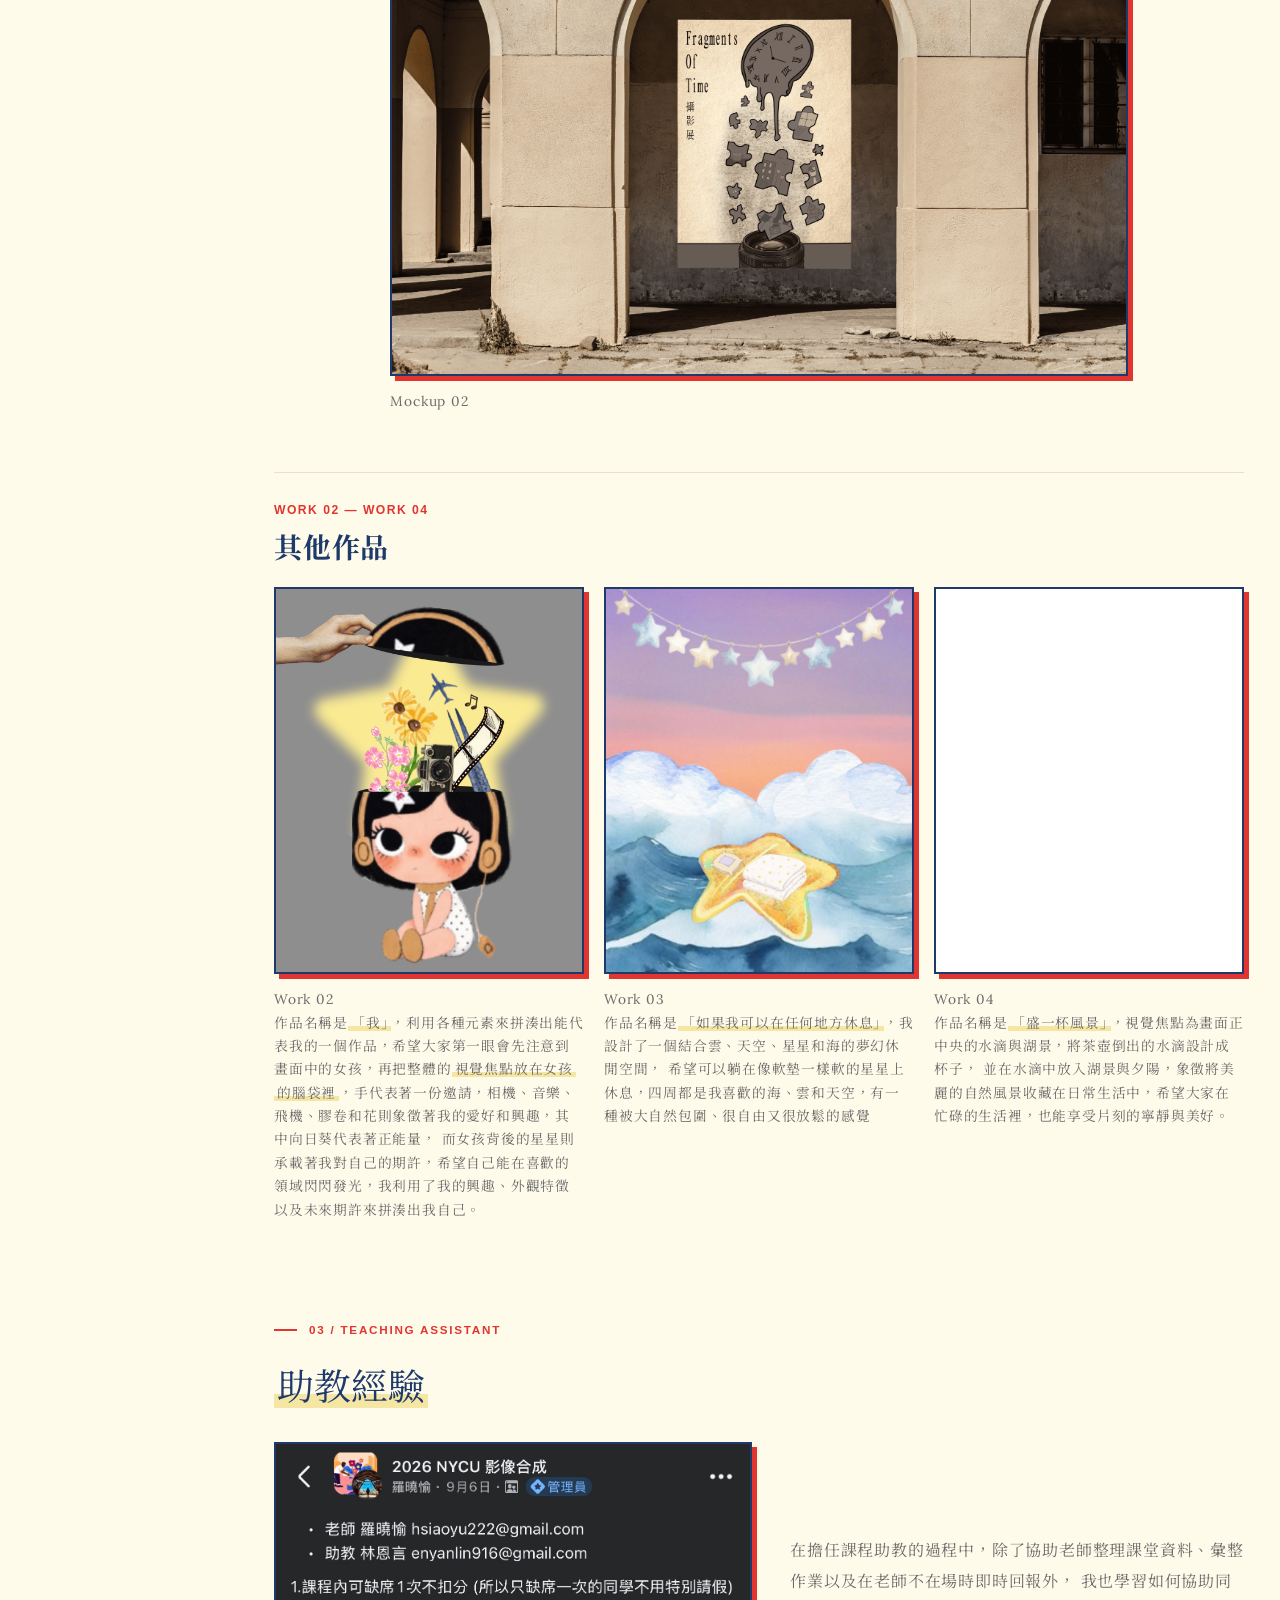
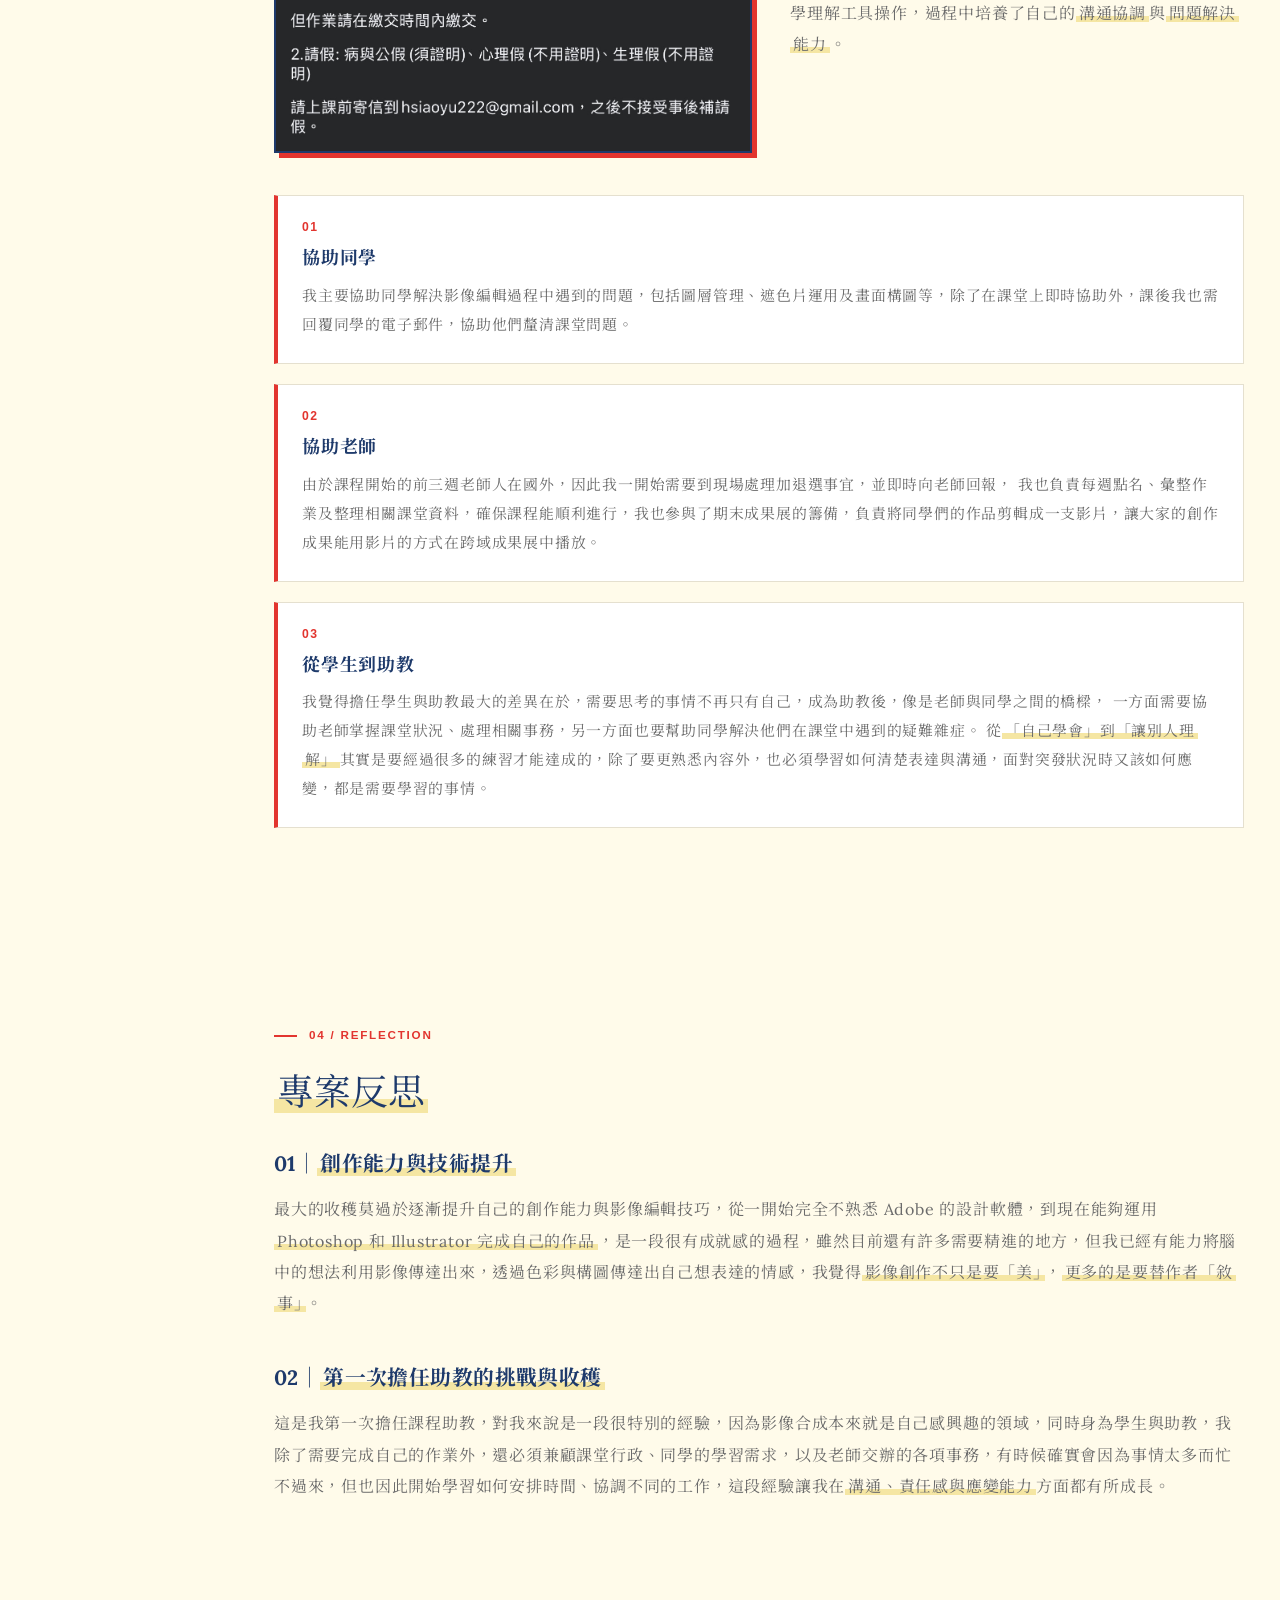
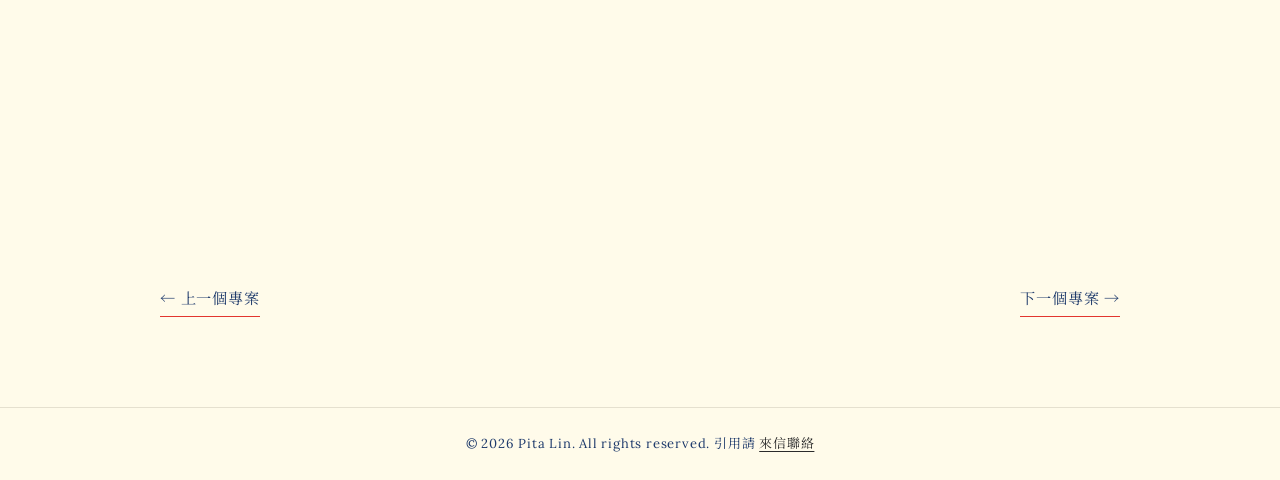
<file: compositing.html>
<!DOCTYPE html>
<html lang="zh-Hant-TW">
<head>
  <meta charset="UTF-8">
  <meta name="viewport" content="width=device-width, initial-scale=1">
  <meta name="description" content="影像合成作品集：創作發想、影像合成成果、助教經驗與學習反思。">
  <title>Image Compositing | Enyan Lin Portfolio</title>
  <link rel="stylesheet" href="hw3-113450006.css">
  <link rel="stylesheet" href="composite.css?v=20261029-main-body-16">
  <link rel="preconnect" href="https://fonts.googleapis.com">
  <link rel="preconnect" href="https://fonts.gstatic.com" crossorigin>
  <link href="https://fonts.googleapis.com/css2?family=Lora:wght@400;500;600;700&family=Noto+Serif+TC:wght@400;500;600;700&display=swap" rel="stylesheet">
</head>
<body class="composite-page">
  <!-- 與其他作品集一致的網站導覽列 -->
  <header class="site-header">
    <a class="logo" href="index.html">Enyan Lin's Personal Homepage</a>
    <button type="button" class="nav-toggle" aria-label="開啟選單" aria-expanded="false" aria-controls="site-nav">☰</button>
    <nav class="site-nav" id="site-nav" aria-label="專案導覽">
      <a href="index.html#about">回首頁</a>
      <a href="index.html#projects">作品集</a>
      <a href="#hero">作品展示</a>
      <a href="#overview">專案概覽</a>
      <a href="#works">創作作品</a>
      <a href="#teaching">助教經驗</a>
      <a href="#reflection">專案反思</a>
    </nav>
  </header>

  <main>
    <!-- 首頁 Hero 圖片：composite.png -->
 <section class="composite-hero" id="hero">
  <img
    class="composite-hero__image"
    src="composite.png"
    alt="Fragments of Time 攝影展海報"
    loading="eager"
    fetchpriority="high"
  >

  <div class="composite-hero__bottom">
    <a href="#overview" class="composite-hero__skip" aria-label="往下查看更多專案內容">更多專案內容 ↓</a>
  </div>
</section>

    <!-- Project Story：同 Napoli / U2 的左側固定階段時間線 -->
    <section class="composite-process" id="process" aria-labelledby="composite-story-title">
      <div class="composite-process-inner">
        <h2 class="composite-story-title" id="composite-story-title">Project Story</h2>
        <div class="project-shell">
          <aside class="composite-rail" aria-label="專案時間線">
            <div class="composite-rail-sticky">
              <p class="composite-rail-group" id="composite-tl-group">OVERVIEW</p>
              <div class="composite-rail-date" id="composite-tl-date">Project&#10;Overview</div>
              <p class="composite-rail-phase" id="composite-tl-phase">STEP 01</p>
              <nav class="composite-rail-track" aria-label="專案階段跳轉">
                <div class="composite-rail-fill" id="composite-tl-fill"></div>
                <ol class="composite-rail-dots" id="composite-tl-dots"></ol>
              </nav>
            </div>
          </aside>
    <div class="project-content">
      <!-- 01 Overview -->
      <section id="overview" class="project-section composite-timeline-item" data-group="OVERVIEW" data-date="Project&#10;Overview" data-phase="01" data-timeline-label="Project Overview">
        <div class="section-label">01</div>
        <div class="section-head">
          <p class="eyebrow">01 / PROJECT OVERVIEW</p>
          <h3><span class="text-highlight">專案概覽</span></h3>
        </div>

        <p class="section-intro">
          修習了數位影像創作及以影像合成課程後，我透過實作掌握了許多影像編輯、素材整理以及畫面構圖等技巧，
          後來有機會擔任助教的過程中，我也開始學習如何解決其他人在操作上的問題。 
        </p>

        <div class="overview-grid">
          <div class="info-card">
            <span class="card-number">01</span>
            <h4>Course Learning</h4>
            <p>
             從最基礎的鋼筆工具、套索工具及遮色片等基礎開始練習，最後慢慢學習<span class="text-highlight">如何使用各種工具將所有素材拼湊出一個完整的作品</span>，
             除了掌握到工具的使用技巧外，也習得了影像敘事以及構圖技巧，讓作品可以傳達出情感。
            </p>
          </div>

          <div class="info-card">
            <span class="card-number">02</span>
            <h4>Selected as TA</h4>
            <p>
              在大三上學期時，老師詢問了我是否願意擔任「影像合成」課程助教，我把握了這次機會進一步學習，並累積更多實作經驗及作品，而在擔任助教的過程中，除了持續精進自己的編輯技巧外，
              我也開始學習該如何幫助同學解決操作上困難以及統整一些課堂資料等，讓我不只是單純的學習者，也是<span class="text-highlight">可以協助他人學習的角色</span>。
            </p>
          </div>
        </div>
      </section>

      <!-- 02 Creative Works -->
      <section id="works" class="project-section composite-timeline-item" data-group="CREATIVE WORKS" data-date="Creative&#10;Works" data-phase="02" data-timeline-label="Creative Works">
        <div class="section-label">02</div>
        <div class="section-head">
          <p class="eyebrow">02 / CREATIVE WORKS</p>
          <h3><span class="text-highlight">影像合成作品</span></h3>
        </div>

        <!-- 完整作品：發想 → 草圖 → Illustrator → AI → 最終版本 → Mockup -->
        <article class="work-block" aria-labelledby="fot-title">
          <div class="work-header">
            <div>
              <span class="work-index">WORK 01</span>
              <h4 id="fot-title">Fragments of Time</h4>
              <p class="work-subtitle">Inspiration → Sketch → Adobe Illustrator → AI Collaboration → Final Version → Mockups</p>
            </div>
          </div>

          <p class="work-text">
            Fragments of Time這個作品是一個<span class="text-highlight">攝影展海報</span> ，預期受眾是對記錄生活、拍照攝影有興趣的人，設計走向主要想<span class="text-highlight">透過融化的時鐘來表示時間的流逝</span>，滴落的拼圖碎片代表生活中的片段記憶，
            最終落入鏡頭表示收藏並留存這些記憶，所以我將時鐘、拼圖與攝影這三個元結合，呈現破碎卻彼此連結的關係。
          </p>

          <!-- 01 發想：3 張小圖，用於呈現最初的靈感 -->
          <section class="creative-stage creative-stage--inspiration" aria-labelledby="fot-inspiration-title">
            <div class="creative-stage__heading">
              <p class="creative-stage__index">01 / INSPIRATION</p>
              <h5 id="fot-inspiration-title">創作發想</h5>
              <p class="creative-stage__lead">
               一開始先從Pinterest上面蒐集一些關於攝影的素材，最後選擇了一個融化的時鐘、黑白拼圖以及復古的相機作為參考。
              </p>
            </div>
            <div class="inspiration-grid">
              <figure class="image-card">
                <div class="image-frame">
                  <img src="composite-inspiration-01.png" alt="Fragments of Time 發想參考圖一" loading="lazy" decoding="async">
                </div>
                <figcaption>參考 01</figcaption>
              </figure>
              <figure class="image-card">
                <div class="image-frame">
                  <img src="composite-inspiration-02.png" alt="Fragments of Time 發想參考圖二" loading="lazy" decoding="async">
                </div>
                <figcaption>參考 02</figcaption>
              </figure>
              <figure class="image-card">
                <div class="image-frame">
                  <img src="composite-inspiration-03.png" alt="Fragments of Time 發想參考圖三" loading="lazy" decoding="async">
                </div>
                <figcaption>參考 03</figcaption>
              </figure>
            </div>
          </section>

          <!-- 02 草圖：大圖與簡短文字並列 -->
          <section class="creative-stage creative-stage--sketch" aria-labelledby="fot-sketch-title">
            <div class="creative-stage__layout">
              <figure class="image-card creative-stage__media">
                <div class="image-frame">
                  <img src="sketch.jpg" alt="Fragments of Time 初步草圖" loading="lazy" decoding="async">
                </div>
                <figcaption>Sketch</figcaption>
              </figure>
              <div class="creative-stage__copy">
                <p class="creative-stage__index">02 / SKETCH</p>
                <h5 id="fot-sketch-title">繪製草圖</h5>
                <p>後來將我腦中初步的想法畫成草圖，我最後把時鐘安排在最上面，然後時鐘融化的感覺就像時間流逝，而它融化滴落的碎片變成一片一片的記憶，最後全部落入鏡頭中，
                  <span class="text-highlight">由上而下的視覺動線</span>，讓整體看起來具有連貫性。</p>
              </div>
            </div>
          </section>

          <!-- 03 Illustrator：草圖數位化與細節調整 -->
          <section class="creative-stage" aria-labelledby="fot-illustrator-title">
            <div class="creative-stage__layout">
              <figure class="image-card creative-stage__media">
                <div class="image-frame">
                  <img src="illustrator.png" alt="使用 Illustrator 完善 Fragments of Time 草圖" loading="lazy" decoding="async">
                </div>
                <figcaption>Adobe Illustrator</figcaption>
              </figure>
              <div class="creative-stage__copy">
                <p class="creative-stage__index">03 / ILLUSTRATOR</p>
                <h5 id="fot-illustrator-title">使用 Illustrator 完善草圖</h5>
                <p>將草圖放在底層，並使用鋼筆工具描繪出主要輪廓，決定大致的雛形，再調整細節與填入顏色，讓原本的概念可以更進一步完整。</p>
              </div>
            </div>
          </section>

          <!-- 04 AI：保留一張過程圖/對話截圖的位置 -->
          <section class="creative-stage creative-stage--ai" aria-labelledby="fot-ai-title">
            <div class="creative-stage__layout">
              <figure class="image-card creative-stage__media">
                <div class="image-frame">
                  <img src="ai.png" alt="Fragments of Time 與 AI 溝通調整的過程紀錄" loading="lazy" decoding="async">
                </div>
                <figcaption>AI Collaboration</figcaption>
              </figure>
              <div class="creative-stage__copy">
                <p class="creative-stage__index">04 / AI COLLABORATION</p>
                <h5 id="fot-ai-title">與 AI 溝通、調整視覺方向</h5>
                <p>完成初步作品後，我將成品提供給AI，並整理設計方向，我也請AI根據我的版本在生成出不同的呈現方式。</p>
              </div>
            </div>
          </section>

          <!-- 05 最終版本：保留原本左圖右文的設計理念 -->
          <section class="final-showcase" aria-labelledby="fot-final-title">
            <figure class="image-card final-showcase__artwork">
              <div class="image-frame">
                <img src="final.png" alt="Fragments of Time 最終版海報" loading="lazy" decoding="async">
              </div>
              <figcaption>Final Version</figcaption>
            </figure>
            <div class="final-showcase__story">
              <p class="final-showcase__eyebrow">05 / FINAL VERSION</p>
              <h5 id="fot-final-title">攝影展海報成品</h5>
              <p>
                這張海報主要想呈現出<span class="text-highlight">復古、懷舊的氛圍</span>，所以整體色彩選擇了低彩度的棕色及灰色，並透過融化時鐘、記憶碎片與相機鏡頭呈現出「紀錄生活碎片」的感覺，
                我也在每一個碎片中加入了不同物件，讓大家可以快速理解每一個碎片代表著記憶，讓概念變得更加具體。
              </p>
              <p>
                希望透過<span class="text-highlight">一致的視覺風格</span>以及<span class="text-highlight">代表元素</span>，讓每一個觀賞者可以清楚理解核心主題，並感受到我想傳達出的氛圍。
              </p>
            </div>
          </section>

          <!-- 06 Mockup：兩張各自獨立放大，保留圖片比例 -->
          <section class="mockup-wrap creative-stage--mockups" aria-labelledby="fot-mockup-title">
            <p class="creative-stage__index">06 / MOCKUPS</p>
            <h5 id="fot-mockup-title">Mockups 情境展示</h5>
            <p class="creative-stage__lead">最後將完成的作品放入不同的情境，觀察海報在實際空間的效果。</p>
            <div class="mockup-gallery">
              <figure class="image-card">
                <div class="image-frame">
                  <img src="composite.png" alt="Fragments of Time 海報置於復古磚牆的展示 Mockup" loading="lazy" decoding="async">
                </div>
                <figcaption>Mockup 01</figcaption>
              </figure>
              <figure class="image-card">
                <div class="image-frame">
                  <img src="composite-mockup-02.png" alt="Fragments of Time 第二款 Mockup 展示" loading="lazy" decoding="async">
                </div>
                <figcaption>Mockup 02</figcaption>
              </figure>
            </div>
          </section>
        </article>

        <!-- 三件其他影像合成作品：桌面版三張並排 -->
        <section class="fragments-section" aria-labelledby="fragments-title">
          <div class="work-header">
            <div>
              <span class="work-index">WORK 02 — WORK 04</span>
              <h4 id="fragments-title">其他作品</h4>
            </div>
          </div>
          <div class="image-grid image-grid-3 other-works-grid">
            <figure class="image-card">
              <div class="image-frame">
                <img src="拼貼.png" alt="創作片段 01，圖片待補" loading="lazy" decoding="async" />
              </div>
              <figcaption>Work 02 <br>作品名稱是<span class="text-highlight">「我」</span>，利用各種元素來拼湊出能代表我的一個作品，希望大家第一眼會先注意到畫面中的女孩，再把整體的<span class="text-highlight">視覺焦點放在女孩的腦袋裡</span>，手代表著一份邀請，相機、音樂、飛機、膠卷和花則象徵著我的愛好和興趣，其中向日葵代表著正能量，
                而女孩背後的星星則承載著我對自己的期許，希望自己能在喜歡的領域閃閃發光，我利用了我的興趣、外觀特徵以及未來期許來拼湊出我自己。</figcaption>
            </figure>
            <figure class="image-card">
              <div class="image-frame">
                <img src="如果我可以在任何地方休息.png" alt="創作片段 02，圖片待補" loading="lazy" decoding="async" />
              </div>
              <figcaption>Work 03 <br>作品名稱是<span class="text-highlight">「如果我可以在任何地方休息」</span>，我設計了一個結合雲、天空、星星和海的夢幻休閒空間，
                希望可以躺在像軟墊一樣軟的星星上休息，四周都是我喜歡的海、雲和天空，有一種被大自然包圍、很自由又很放鬆的感覺</figcaption>
            </figure>
            <figure class="image-card">
              <div class="image-frame">
                <img src="茶壺.jpg" alt="盛一杯風景，茶壺倒出的水滴中呈現湖景與夕陽" loading="lazy" decoding="async" />
              </div>
                <figcaption>Work 04 <br>作品名稱是<span class="text-highlight">「盛一杯風景」</span>，視覺焦點為畫面正中央的水滴與湖景，將茶壺倒出的水滴設計成杯子，
                  並在水滴中放入湖景與夕陽，象徵將美麗的自然風景收藏在日常生活中，希望大家在忙碌的生活裡，也能享受片刻的寧靜與美好。</figcaption>
            </figure>
          </div>
        </section>

    
      <!-- 03 Teaching Assistant -->
      <section id="teaching" class="project-section composite-timeline-item" data-group="TEACHING" data-date="Teaching&#10;Assistant" data-phase="03" data-timeline-label="Teaching Assistant">
        <div class="section-label">03</div>
        <div class="section-head">
          <p class="eyebrow">03 / TEACHING ASSISTANT</p>
          <h3><span class="text-highlight">助教經驗</span></h3>
        </div>

        <!-- 助教介紹：左側文字，右側課程助教截圖 -->
        <div class="ta-intro-layout">
          <figure class="ta-proof image-card">
            <div class="image-frame">
              <!-- 將助教截圖以 ta-screenshot.png 上傳至與 compositing.html 相同的資料夾 -->
              <img src="ta-screenshot.png" alt="影像合成課程助教經驗截圖" loading="lazy" decoding="async">
            </div>
          </figure>
          <p class="section-intro">
            在擔任課程助教的過程中，除了協助老師整理課堂資料、彙整作業以及在老師不在場時即時回報外，
            我也學習如何協助同學理解工具操作，過程中培養了自己的<span class="text-highlight">溝通協調</span>與<span class="text-highlight">問題解決能力</span>。
          </p>
        </div>

        <div class="ta-grid">
          <div class="info-card">
            <span class="card-number">01</span>
            <h4>協助同學</h4>
            <p>
              我主要協助同學解決影像編輯過程中遇到的問題，包括圖層管理、遮色片運用及畫面構圖等，除了在課堂上即時協助外，課後我也需回覆同學的電子郵件，協助他們釐清課堂問題。
            </p>
          </div>

          <div class="info-card">
            <span class="card-number">02</span>
            <h4>協助老師</h4>
            <p>
              由於課程開始的前三週老師人在國外，因此我一開始需要到現場處理加退選事宜，並即時向老師回報，
              我也負責每週點名、彙整作業及整理相關課堂資料，確保課程能順利進行，我也參與了期末成果展的籌備，負責將同學們的作品剪輯成一支影片，讓大家的創作成果能用影片的方式在跨域成果展中播放。
            </p>
          </div>

          <div class="info-card">
            <span class="card-number">03</span>
            <h4>從學生到助教</h4>
            <p>
              我覺得擔任學生與助教最大的差異在於，需要思考的事情不再只有自己，成為助教後，像是老師與同學之間的橋樑，
              一方面需要協助老師掌握課堂狀況、處理相關事務，另一方面也要幫助同學解決他們在課堂中遇到的疑難雜症。
              從<span class="text-highlight">「自己學會」到「讓別人理解」</span>其實是要經過很多的練習才能達成的，除了要更熟悉內容外，也必須學習如何清楚表達與溝通，面對突發狀況時又該如何應變，都是需要學習的事情。
            </p>
          </div>
        </div>
      </section>

      <!-- 04 Reflection -->
      <section id="reflection" class="project-section composite-timeline-item" data-group="REFLECTION" data-date="Reflection" data-phase="04" data-timeline-label="Reflection">
        <div class="section-label">04</div>
        <div class="section-head">
          <p class="eyebrow">04 / REFLECTION</p>
          <h3><span class="text-highlight">專案反思</span></h3>
        </div>

        <div class="reflection-list">
          <section class="reflection-entry" aria-labelledby="reflection-growth">
            <h4 class="reflection-subtitle" id="reflection-growth">01｜<span class="text-highlight">創作能力與技術提升</span></h4>
            <p class="reflection-copy">最大的收穫莫過於逐漸提升自己的創作能力與影像編輯技巧，從一開始完全不熟悉 Adobe 的設計軟體，到現在能夠運用<span class="text-highlight">Photoshop 和 Illustrator 完成自己的作品</span>，是一段很有成就感的過程，雖然目前還有許多需要精進的地方，但我已經有能力將腦中的想法利用影像傳達出來，透過色彩與構圖傳達出自己想表達的情感，我覺得<span class="text-highlight">影像創作不只是要「美」</span>，<span class="text-highlight">更多的是要替作者「敘事」</span>。</p>
          </section>
          <section class="reflection-entry" aria-labelledby="reflection-teaching">
            <h4 class="reflection-subtitle" id="reflection-teaching">02｜<span class="text-highlight">第一次擔任助教的挑戰與收穫</span></h4>
            <p class="reflection-copy">這是我第一次擔任課程助教，對我來說是一段很特別的經驗，因為影像合成本來就是自己感興趣的領域，同時身為學生與助教，我除了需要完成自己的作業外，還必須兼顧課堂行政、同學的學習需求，以及老師交辦的各項事務，有時候確實會因為事情太多而忙不過來，但也因此開始學習如何安排時間、協調不同的工作，這段經驗讓我在<span class="text-highlight">溝通、責任感與應變能力</span>方面都有所成長。</p>
          </section>
        </div>
      </section>
    </div>

        </div>
      </div>
    </section>
  </main>

  <nav class="fnav" aria-label="專案切換">
    <a href="brand.html">← 上一個專案</a>
    <a href="photography.html">下一個專案 →</a>
  </nav>
  <footer class="site-footer">
    <p>&copy; 2026 Pita Lin. All rights reserved. 引用請 <a href="mailto:enyanlin916@gmail.com">來信聯絡</a></p>
  </footer>

  <script>
  (function () {
    'use strict';
    var header = document.querySelector('.site-header');
    var reducedMotion = window.matchMedia('(prefers-reduced-motion: reduce)').matches;

    function updateHeaderHeight() {
      document.documentElement.style.setProperty('--composite-header-height',
        (header ? header.offsetHeight : 90) + 'px');
    }
    updateHeaderHeight();
    window.addEventListener('resize', updateHeaderHeight);

    // 手機導覽列
    var toggle = document.querySelector('.nav-toggle');
    var nav = document.getElementById('site-nav');
    if (toggle && nav) {
      toggle.addEventListener('click', function () {
        var expanded = nav.classList.toggle('open');
        toggle.setAttribute('aria-expanded', String(expanded));
        toggle.textContent = expanded ? '✕' : '☰';
        updateHeaderHeight();
      });
      nav.querySelectorAll('a').forEach(function (link) {
        link.addEventListener('click', function () {
          nav.classList.remove('open');
          toggle.setAttribute('aria-expanded', 'false');
          toggle.textContent = '☰';
          updateHeaderHeight();
        });
      });
    }

    // 導覽列：目前所在章節會以紅字與底線標示
    var navTargets = Array.from(document.querySelectorAll('.site-nav a[href^="#"]'))
      .map(function (link) {
        return { link: link, section: document.getElementById(link.hash.slice(1)) };
      }).filter(function (item) { return item.section; });
    function syncNav() {
      if (!navTargets.length) return;
      var marker = (header ? header.offsetHeight : 90) + 90;
      var current = navTargets[0];
      navTargets.forEach(function (item) {
        if (item.section.getBoundingClientRect().top <= marker) current = item;
      });
      navTargets.forEach(function (item) {
        item.link.classList.toggle('active', item === current);
      });
    }

    // 左側時間線：章節名稱、進度圓點隨捲動同步
    var items = Array.from(document.querySelectorAll('.composite-timeline-item'));
    var dotsEl = document.getElementById('composite-tl-dots');
    var dateEl = document.getElementById('composite-tl-date');
    var groupEl = document.getElementById('composite-tl-group');
    var phaseEl = document.getElementById('composite-tl-phase');
    var fillEl = document.getElementById('composite-tl-fill');
    var dots = [];
    var activeIndex = -1;
    if (items.length && dotsEl && dateEl && groupEl && phaseEl && fillEl) {
      items.forEach(function (item, index) {
        var li = document.createElement('li');
        var button = document.createElement('button');
        button.type = 'button';
        var label = item.getAttribute('data-timeline-label');
        button.setAttribute('aria-label', '前往 ' + label);
        button.title = label;
        var span = document.createElement('span');
        span.textContent = label;
        button.appendChild(span);
        button.addEventListener('click', function () {
          item.scrollIntoView({ behavior: reducedMotion ? 'auto' : 'smooth', block: 'start' });
        });
        li.appendChild(button);
        dotsEl.appendChild(li);
        dots.push(li);
      });
      function setActive(index) {
        if (index < 0 || index === activeIndex) return;
        activeIndex = index;
        var item = items[index];
        dots.forEach(function (li, i) {
          li.classList.toggle('active', i === index);
          li.classList.toggle('done', i < index);
          li.querySelector('button').setAttribute('aria-current', i === index ? 'step' : 'false');
        });
        fillEl.style.height = (items.length > 1 ? index / (items.length - 1) * 100 : 0) + '%';
        dateEl.classList.remove('swap');
        void dateEl.offsetWidth;
        dateEl.classList.add('swap');
        dateEl.textContent = item.getAttribute('data-date');
        groupEl.textContent = item.getAttribute('data-group') || '';
        phaseEl.textContent = 'STEP ' + item.getAttribute('data-phase');
      }
      var ticking = false;
      function updateOnScroll() {
        var marker = Math.max(160, window.innerHeight * .48);
        var index = 0;
        items.forEach(function (item, i) {
          if (item.getBoundingClientRect().top <= marker) index = i;
        });
        setActive(index);
        syncNav();
        ticking = false;
      }
      function scheduleUpdate() {
        if (ticking) return;
        ticking = true;
        window.requestAnimationFrame(updateOnScroll);
      }
      window.addEventListener('scroll', scheduleUpdate, { passive: true });
      window.addEventListener('resize', scheduleUpdate);
      window.addEventListener('load', scheduleUpdate);
      updateOnScroll();
    } else {
      window.addEventListener('scroll', syncNav, { passive: true });
      syncNav();
    }

    // 每個創作步驟、圖片與反思各自進入畫面時淡入，不要讓整篇作品一起觸發
    if ('IntersectionObserver' in window && !reducedMotion) {
      var revealBlocks = document.querySelectorAll(
        '.composite-story-title, .project-section > .section-head, ' +
        '.project-section > .section-intro, #overview .overview-grid > .info-card, ' +
        '#works .work-block > .work-header, #works .work-block > .work-text, ' +
        '#works .creative-stage--inspiration > .creative-stage__heading, ' +
        '#works .inspiration-grid > .image-card, ' +
        '#works .creative-stage__layout > .creative-stage__media, ' +
        '#works .creative-stage__layout > .creative-stage__copy, ' +
        '#works .final-showcase > .final-showcase__artwork, ' +
        '#works .final-showcase > .final-showcase__story, ' +
        '#works .mockup-wrap > .creative-stage__index, ' +
        '#works .mockup-wrap > h5, #works .mockup-wrap > .creative-stage__lead, ' +
        '#works .mockup-gallery > .image-card, ' +
        '#works .fragments-section > .work-header, ' +
        '#works .other-works-grid > .image-card, ' +
        '#teaching .ta-intro-layout > *, #teaching .ta-grid > .info-card, ' +
        '#reflection .reflection-list > .reflection-entry'
      );
      var revealObserver = new IntersectionObserver(function (entries, observer) {
        entries.forEach(function (entry) {
          if (!entry.isIntersecting) return;
          entry.target.classList.add('is-visible');
          observer.unobserve(entry.target);
        });
      }, { threshold: 0.05, rootMargin: '0px 0px -8% 0px' });
      revealBlocks.forEach(function (el) {
        el.classList.add('reveal');
        revealObserver.observe(el);
      });
    }

    // 尚未上傳的作品圖，使用整齊的佔位文字，避免顯示破圖圖示
    document.querySelectorAll('.image-frame img').forEach(function (img) {
      var frame = img.closest('.image-frame');
      if (!frame) return;
      function showFallback() {
        frame.classList.add('is-missing');
        img.hidden = true;
        if (!frame.querySelector('.image-fallback')) {
          var fallback = document.createElement('span');
          fallback.className = 'image-fallback';
          fallback.textContent = '圖片準備中';
          frame.appendChild(fallback);
        }
      }
      img.addEventListener('error', showFallback);
      if (img.complete && img.naturalWidth === 0) showFallback();
    });
  })();
  </script>
</body>
</html>
</file>
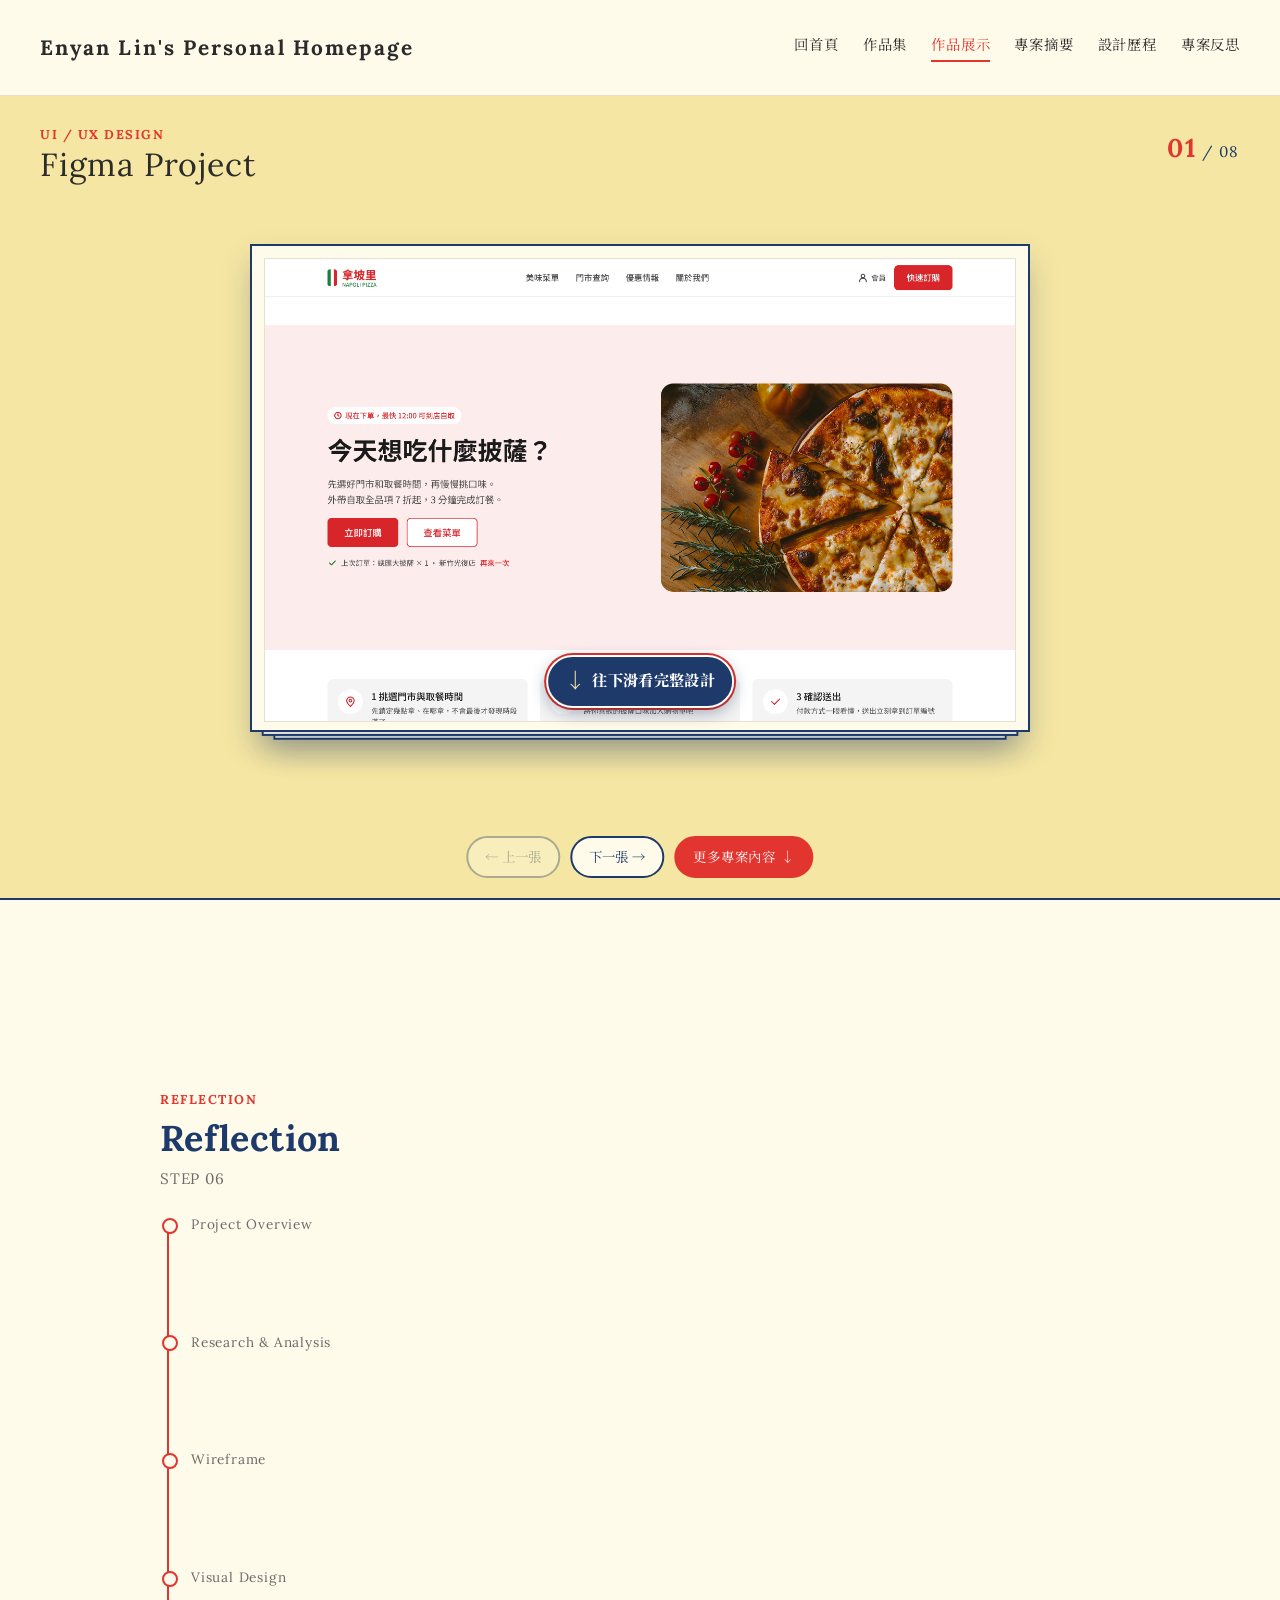
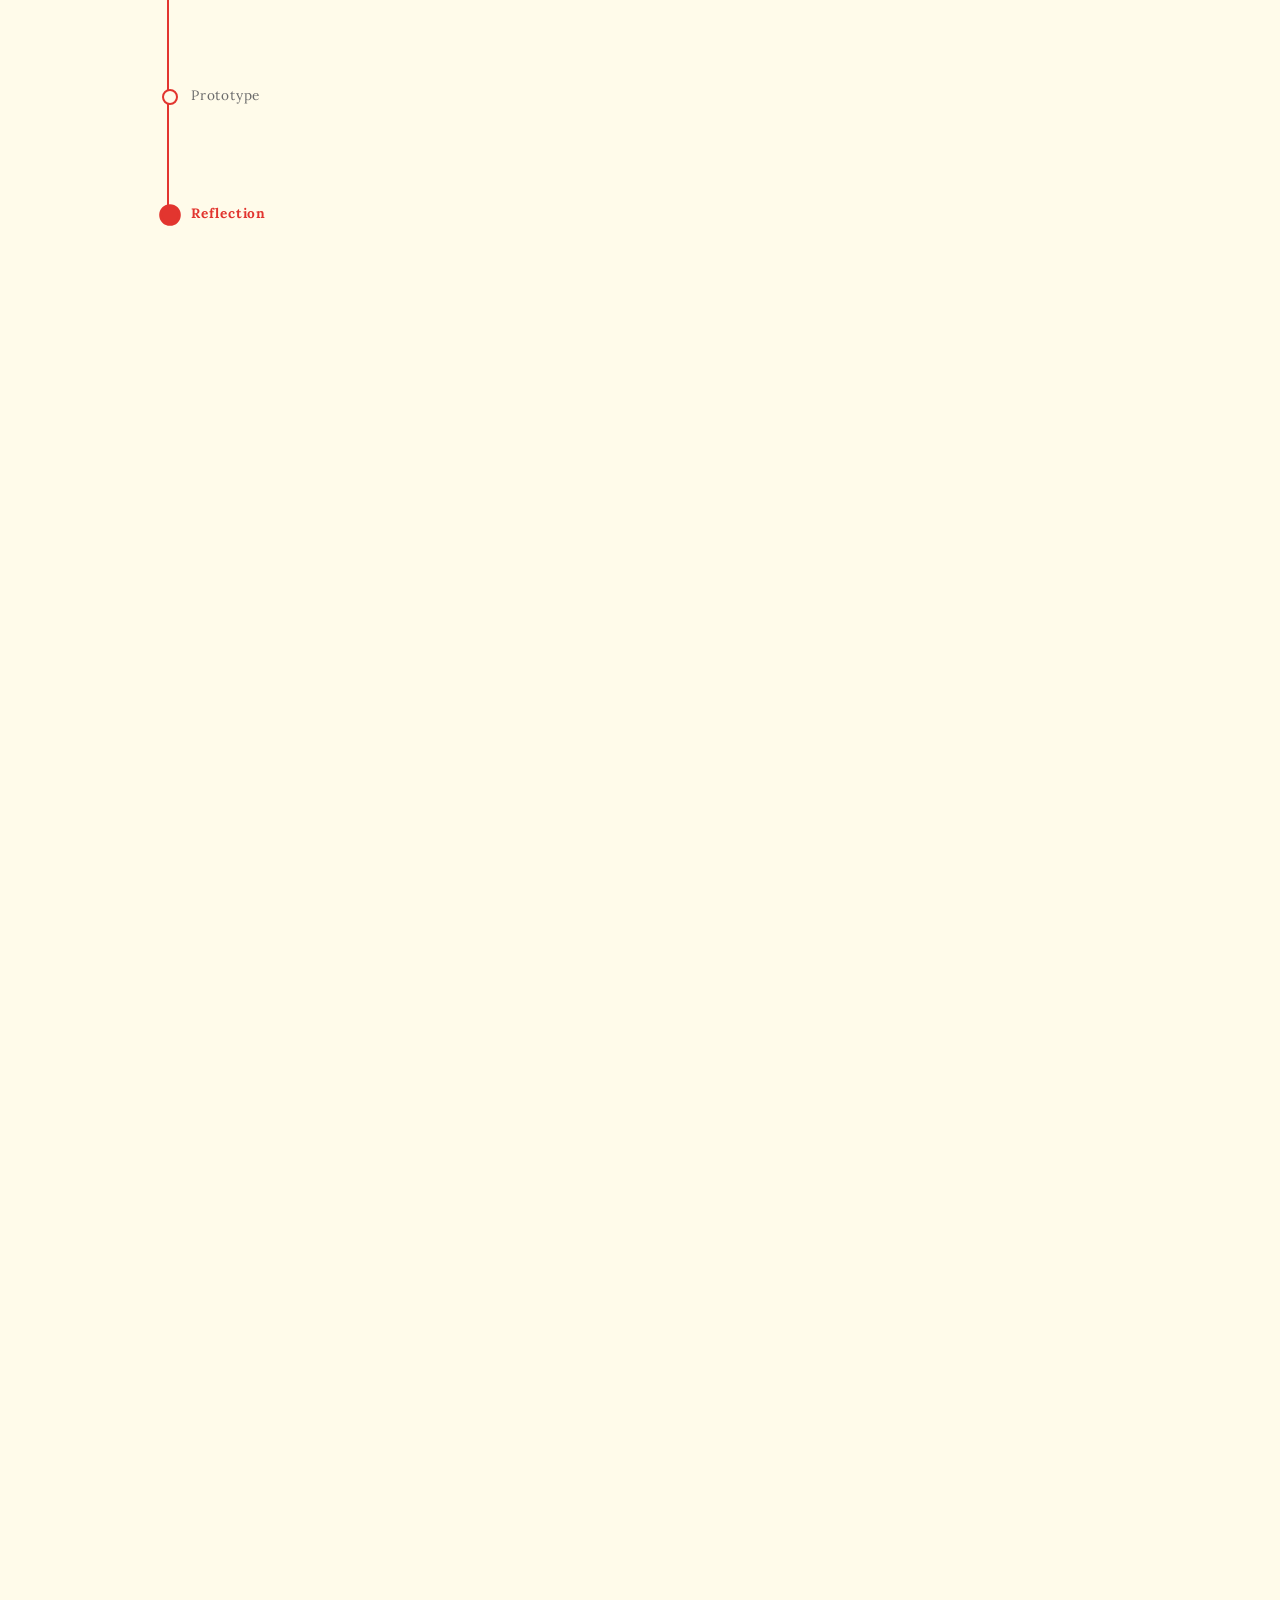
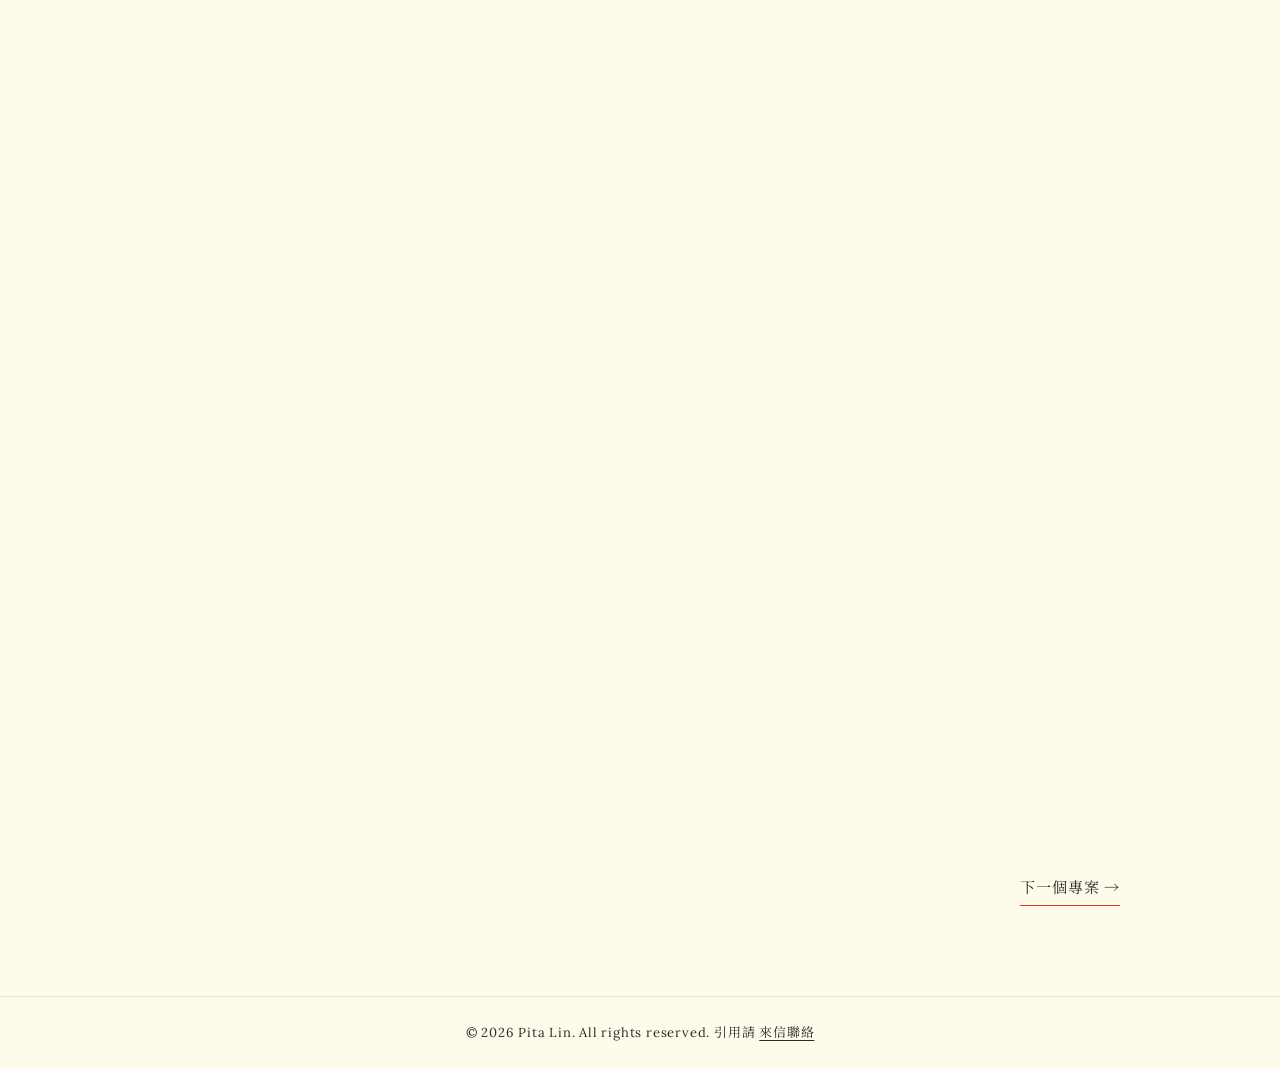
<file: figma.html>
<!DOCTYPE html>
<html lang="zh-Hant-TW">
<head>
    <meta charset="UTF-8">
    <meta name="viewport" content="width=device-width, initial-scale=1.0">
    <title>Figma Project | 林恩言 Pita</title>
    <script>document.documentElement.classList.add('js');</script>
    <link rel="stylesheet" type="text/css" href="hw3-113450006.css">
    <link rel="stylesheet" type="text/css" href="figma.css?v=20261029-wireframe-thumbs-tip">
    <link rel="preconnect" href="https://fonts.googleapis.com">
    <link rel="preconnect" href="https://embed.figma.com">
    <link rel="preconnect" href="https://fonts.gstatic.com" crossorigin>
    <link href="https://fonts.googleapis.com/css2?family=Caveat:wght@500;700&family=Lora:ital,wght@0,400..700;1,400..700&family=Noto+Serif+TC:wght@400;700&display=swap" rel="stylesheet">
</head>
<body class="page-figma">
 
<header class="site-header">
    <a class="logo" href="index.html">Enyan Lin's Personal Homepage</a>
    <button class="nav-toggle" aria-label="開啟選單" aria-expanded="false" aria-controls="site-nav">☰</button>
    <nav class="site-nav" id="site-nav">
    <a href="index.html#about">回首頁</a>
    <a href="index.html#projects">作品集</a>
    <a href="#stack">作品展示</a>
    <a href="#overview">專案摘要</a>
    <a href="#research">設計歷程</a>
    <a href="#reflection">專案反思</a>
</nav>
</header>
 
<main>
 
    
<!-- Napoli 作品展示 -->
<section class="stack-section" id="stack">
    <div class="stack-stage">

        <div class="stack-head">
            <p class="stack-kicker">UI / UX DESIGN</p>
            <h1 class="stack-title">Figma Project</h1>
        </div>

        <p class="stack-count" aria-live="polite">
            <span id="stack-now">01</span> / 08
        </p>

        <div class="stack" id="stack-papers">

            <!-- 第一張 -->
            <figure class="paper">
                <div class="paper-media">
                    <img src="napoli01.png" alt="Napoli 01">
                </div>
            </figure>

            <!-- 第二張 -->
            <figure class="paper">
                <div class="paper-media">
                    <img src="napoli02.png" alt="Napoli 02">
                </div>
            </figure>

            <!-- 第三張 -->
            <figure class="paper">
                <div class="paper-media">
                    <img src="napoli03.png" alt="Napoli 03">
                </div>
            </figure>

            <!-- 第四張 -->
            <figure class="paper">
                <div class="paper-media">
                    <img src="napoli04.png" alt="Napoli 04">
                </div>
            </figure>

            <!-- 第五張 -->
            <figure class="paper">
                <div class="paper-media">
                    <img src="napoli05.png" alt="Napoli 05">
                </div>
            </figure>

            <!-- 第六張 -->
            <figure class="paper">
                <div class="paper-media">
                    <img src="napoli06.png" alt="Napoli 06">
                </div>
            </figure>

            <!-- 第七張 -->
            <figure class="paper">
                <div class="paper-media">
                    <img src="napoli07.png" alt="Napoli 07">
                </div>
            </figure>

            <!-- 第八張 -->
            <figure class="paper">
                <div class="paper-media">
                    <img src="napoli08.png" alt="Napoli 08">
                </div>
            </figure>

        </div>


        <div class="stack-controls" aria-label="作品切換">
            <button type="button" class="stack-btn" id="stack-prev">← 上一張</button>
            <button type="button" class="stack-btn" id="stack-next">下一張 →</button>
            <a class="stack-skip" href="#overview">更多專案內容 ↓</a>
        </div>

    </div>
</section>


 
 
    <!-- ==========================================
         2. 時間線:左邊的日期會跟著捲動換
         每個 <article class="tl-item"> 就是一個時間點
         改 data-date(日期)和 data-phase(階段名稱),左邊就會自動更新
         要增加時間點:複製整個 <article>,貼在最後一個後面
         ========================================== -->
 <section class="process" id="process">
    <div class="process-inner">
        <h2 class="section-title">Project Story</h2>

        <div class="tl">
            <div class="tl-rail" aria-hidden="true">
                <div class="tl-sticky">
                    <p class="tl-group" id="tl-group">OVERVIEW</p>
                    <div class="tl-date" id="tl-date">Project<br>Overview</div>
                    <p class="tl-phase" id="tl-phase">STEP 01</p>
                    <div class="tl-track">
                        <div class="tl-fill" id="tl-fill"></div>
                        <ul class="tl-dots" id="tl-dots"></ul>
                    </div>
                </div>
            </div>

            <div class="tl-items">

                <!-- 1. Overview：專案背景與概覽 -->
                <article class="tl-item tl-item-overview" id="overview"
                         data-group="OVERVIEW" data-date="Project&#10;Overview" data-phase="STEP 01">
<div class="overview-inner">
        <div class="figma-section-head">
            <p class="figma-eyebrow">01 / PROJECT OVERVIEW</p>
            <h3><span class="text-highlight">專案概覽</span></h3>
        </div>

        <p class="overview-lead">
            本專案源自於學校暑期開設的 Figma 實作課程，也是我探索<span class="text-highlight">介面設計</span>與<span class="text-highlight">使用者體驗</span>的一次實作經驗，內容記錄了從觀察使用者痛點與改版發想，到介面規劃設計與互動原型製作的完整過程。
        </p>

        <p class="overview-more">
            不同於平常的設計角度，我這次以使用者的角度出發，透過 Persona、User Journey Map 與現況問題分析，梳理使用者的需求、操作情境及原本介面中需要改善的地方，在設計過程中，我先將前期分析轉化為 Wireframe，再進一步規劃介面設計，最後製作互動原型，呈現改版後的操作流程與預期體驗。
        </p>
    </div>
                </article>


                <!-- 1. Research & Analysis：三格 -->
                <article class="tl-item" id="research" data-group="UX DESIGN" data-date="Research&#10;&amp; Analysis" data-phase="STEP 02">
                    <div class="figma-section-head">
                        <p class="figma-eyebrow">02 / RESEARCH &amp; ANALYSIS</p>
                        <h3><span class="text-highlight">研究與分析</span></h3>
                    </div>
                    <p>透過使用者分析，從梳理使用的流程到最後的歸納核心痛點，我培養了如何以使用者為核心設計思考，也學習到從經驗出發去規劃，我也必須要有系統性的整理資料，建立清楚的問題脈絡，後續的介面設計才可以有明確的參考方向。</p>
                    <div class="tl-block">
    <div class="tl-media">
        <img src="persona.png" alt="Persona">
    </div>
    <div class="tl-note">
        <strong>Persona</strong>
        <span>透過訪問身邊有使用過拿波里訂餐系統的人，還有結合自己的使用經驗，整理出使用者需求、習慣與痛點，建立出一個假設性Persona，作為後續改善介面與操作流程的參考。</span>
    </div>
</div>

<div class="tl-block">
    <div class="tl-media">
    <img src="journey-map.png" alt="User Journey Map"> 
    </div>
    <div class="tl-note">
        <strong>User Journey Map</strong>
        <span>以使用者訂餐流程為主軸，從起心動念、訂餐到最後完成取餐，梳理了各階段的操作與情緒感受，藉此了解主要痛點與解決方法。</span>
    </div>
</div>

<div class="tl-block">
    <div class="tl-media">
        <img src="problems.png" alt="Current Problems">
    </div>
    <div class="tl-note">
        <strong>Current Problems</strong>
        <span>在實際操作訂餐系統後（依序從首頁、選擇取餐方式、訂購餐點到完成結帳），我總共整理出了12個問題，經過分類後，歸納出了三個核心痛點：取餐時間出現過晚、選擇成本過高以及操作狀態不明確。</span>
    </div>
</div>
</article>

                <!-- 2. UX Design：一張 -->
                <article class="tl-item" data-group="UX DESIGN" data-date="Wireframe" data-phase="STEP 03">
                    <div class="figma-section-head">
                        <p class="figma-eyebrow">03 / WIREFRAME</p>
                        <h3><span class="text-highlight">線框圖</span></h3>
                    </div>
                    <p>透過 Wireframe，我重新思考資訊該如何呈現以及使用者的操作動線，將核心痛點轉變成具體的頁面架構，為降低操作負擔，我讓重要資訊清楚呈現，並簡化操作流程，同時強化訂單狀態的可見性，讓使用者能隨時掌握進度。</p>
                    <div class="wf" id="wf">
                    <div class="wf-main">
    <div class="wf-scroll" id="wf-scroll">
        <img src="wireframe01.png" alt="Wireframe 01" id="wf-img">
    </div>
    <div class="wf-tip" id="wf-tip" aria-hidden="true"><span class="arrow">↓</span> 往下滑看完整設計</div>
</div>

                    <div class="wf-thumbs" role="tablist" aria-label="Wireframe 圖片">
                    <button type="button" class="is-on" data-src="wireframe01.png" data-title="頁面一" data-text="訂購餐點首頁"><img src="wireframe01.png" alt="Wireframe 01"></button>
                    <button type="button" data-src="wireframe02.png" data-title="頁面二" data-text="取餐方式與時間"><img src="wireframe02.png" alt="Wireframe 02"></button>
                    <button type="button" data-src="wireframe03.png" data-title="頁面三" data-text="訂購餐點"><img src="wireframe03.png" alt="Wireframe 03"></button>
                    <button type="button" data-src="wireframe04.png" data-title="頁面四" data-text="確認餐點"><img src="wireframe04.png" alt="Wireframe 04"></button>
                    <button type="button" data-src="wireframe05.png" data-title="頁面五" data-text="填寫資料與付款"><img src="wireframe05.png" alt="Wireframe 05"></button>
                </div>

                <div class="tl-note">
                    <strong id="wf-title">頁面一</strong>
                <span id="wf-text">首頁</span>
                    </div>
                </div>
                    <p class="tl-note">根據前面搜集到的資訊，先擬定好版面的框架，並安排好各個區塊的配置。</p>
                    <p class="wf-switch-note"><span aria-hidden="true">↑</span> 點擊上方縮圖，即可切換查看不同頁面的線框圖。</p>
                </article>
                 <!-- 3. UI Design：兩格 -->
                <article class="tl-item" data-group="UI DESIGN" data-date="Visual&#10;Design" data-phase="STEP 04">
                    <div class="figma-section-head">
                        <p class="figma-eyebrow">04 / UI DESIGN</p>
                        <h3><span class="text-highlight">介面設計</span></h3>
                    </div>
                    <p>我以Wireframe為架構進一步設計，透過色彩、排版與視覺層級，讓版面看起來美觀以外，重要資訊也可以清楚看見，同時我也設計了桌機與手機的配置，讓使用者可以在不同裝置上操作。</p>
                    <figure class="tl-cell">
                    <div class="tl-cell-media is-auto">
                    <img src="components.png" alt="Components">
                    </div>
                    <figcaption>
                    <strong>Components</strong>
                    <span>這些按鍵（包括按鈕、卡、導覽列等）是我在頁面設計之前先建立的，這些元件讓我在後續的設計中可以更有效地管理，除了可以重複使用且更好管理外，畫面也看起來更整齊了。</span>
                    </figcaption>
                    </figure>
                    <div class="tl-grid cols-ui">
                        <figure class="tl-cell">
                            <div class="tl-cell-media">
                                <img src="ui-desktop.png" alt="Desktop">
                            </div>
                            <figcaption>
                                <strong>Desktop</strong>
                                <span>桌機設計中，我將餐點選擇與訂單資訊並列呈現，讓使用者在訂餐過程中可以隨時查看，同時也把較重要的資訊顯現出來，提升操作的直覺。</span>
                            </figcaption>
                        </figure>
                        <figure class="tl-cell">
                            <div class="tl-cell-media">
                            <img src="ui-mobile.png" alt="Mobile">
                            </div>
                            <figcaption>
                                <strong>Mobile</strong>
                                <span>在手機版設計中，我考量了單手操作的問題，調整資訊排列與配置，將主要操作集中在畫面下方，讓使用者更容易觸及。</span>
                            </figcaption>
                        </figure>
                    </div>
                    <div class="mx" id="mx">
    <div class="mx-viewer">
        <div class="mx-frame">
            <img src="mobile01.png" alt="Mobile 01" id="mx-img">
        </div>
        <div class="mx-tip" id="mx-tip" aria-hidden="true"><span class="arrow">↓</span> 往下滑看完整設計</div>
        <div class="mx-nav">
            <button type="button" class="mx-btn" id="mx-prev">← 上一頁</button>
            <span class="mx-count" id="mx-count">1 / 9</span>
            <button type="button" class="mx-btn" id="mx-next">下一頁 →</button>
        </div>
    </div>

    <div class="mx-cards">
        <div class="mx-card">
            <strong><span class="text-highlight">統一視覺風格</span></strong>
            <span>原版頁面色彩雜亂，且整體視覺不一致，我以拿波里的紅色與白色作為主色，並統一文字樣式與介面元件，使整體的視覺風格統一。</span>
        </div>
        <div class="mx-card">
            <strong><span class="text-highlight">重新規劃訂餐流程</span></strong>
            <span>原版使用者需到最後一步才能選取餐時間，所以我把取餐時間移到第一步，並以清楚的步驟流程引導使者完成訂餐。</span>
        </div>
        <div class="mx-card">
            <strong><span class="text-highlight">使資訊清楚易懂</span></strong>
            <span>桌機版加上右側固定購物車與訂單摘要，讓他們在訂購過程中可以隨時查看，手機版則在底部固定結帳列，將主要資訊放大，讓使用者能快速掌握訂單重點，提升資訊的清晰度與易讀性。</span>
        </div>
        <div class="mx-card">
            <strong><span class="text-highlight">強化互動回饋與訂單狀態</span></strong>
            <span>將可點擊的元素放大，更易操作，加入Toast可即時通知使用者，另外，在完成頁清楚呈現訂單編號、取餐時間與付款資訊，讓使用者更清楚訂單的所有資訊。</span>
        </div>
    </div>
</div>
                </article>

                <!-- 4. Prototype：一張 -->
                <article class="tl-item" data-group="PROTOTYPE" data-date="Prototype" data-phase="STEP 05">
                    <div class="figma-section-head">
                        <p class="figma-eyebrow">05 / INTERACTIVE PROTOTYPE</p>
                        <h3><span class="text-highlight">互動原型</span></h3>
                    </div>
                    <div class="tl-embed" id="proto"
     data-desktop="https://embed.figma.com/proto/90W2jOZ6jTUecluNKDHIdC/Untitled?node-id=1-2&amp;scaling=scale-down-width&amp;content-scaling=fixed&amp;hide-ui=1&amp;hotspot-hints=0&amp;embed-host=share"
     data-mobile="https://embed.figma.com/proto/90W2jOZ6jTUecluNKDHIdC/Untitled?node-id=157-1028&amp;scaling=scale-down&amp;content-scaling=fixed&amp;hide-ui=1&amp;hotspot-hints=0&amp;embed-host=share">
    <iframe id="proto-frame" title="Figma Prototype" allowfullscreen></iframe>
    <button type="button" class="proto-full" id="proto-full">⛶ 全螢幕</button>
    <div class="proto-hint" aria-hidden="true">
        <span class="proto-hint-pill">
            ▶ 點擊開始體驗互動原型
            <small>可以直接操作，也能按右上角「全螢幕」放大</small>
        </span>
    </div>
</div>
                    <p class="tl-note proto-note">透過Prototype，我可以檢視頁面之間的銜接、操作回饋與整體流程是否符合原先的設計規劃，經過了幾次的測試後，產出了最後版本，總共設計了約26條workflow與10個按鍵，讓介面設計變成更貼近真實使用的情境。</p>
                </article>

                <!-- 6. Reflection：專案反思 -->
                <article class="tl-item tl-item-reflection" id="reflection"
                         data-group="REFLECTION" data-date="Reflection" data-phase="STEP 06">
<div class="reflection-inner">
        <div class="figma-section-head">
            <p class="figma-eyebrow">06 / REFLECTION</p>
            <h3><span class="text-highlight">專案反思</span></h3>
        </div>

        <p>介面設計不只是要追求視覺美感，更重要的是要<span class="text-highlight">梳理整個操作流程</span>。從使用者的角度來看，很多介面最大的問題就是太雜亂、找不到重點，所以要做出一個既美觀又好操作的頁面真的並非一件容易的事，需要大量的心思及時間投入。</p>

        <p>結束這份專案後，我意識到其實從提出解決辦法到真的解決是兩件不同的事，我雖然已經重新設計出我所認為清楚又美觀的頁面，但是目前尚未進行正式的使用者測試，改版後的介面是否真的已有效改善原本既有的問題呢？未來若有機會執行相關專案，我希望除了前期的測試與設計外，也可以持續蒐集操作回饋，讓作品不只是建立在假設上而已，而是有充分證據支持。</p>

        <p>這次實作不只是讓我熟悉了<span class="text-highlight">Figma</span>，更讓我發現介面設計不只是要有美感，而是需要透過問題分析與邏輯規劃，在<span class="text-highlight">資訊清晰度</span>、<span class="text-highlight">操作直覺性</span>與<span class="text-highlight">視覺</span>三者之間取得平衡。</p>
    </div>
                </article>

            </div>
        </div>
    </div>
</section>
    
    
 
    <nav class="fnav" aria-label="專案切換">
        <a href="openhouse.html">下一個專案 →</a>
    </nav>
 
</main>
 
<footer class="site-footer">
    <p>&copy; 2026 Pita Lin. All rights reserved. 引用請 <a href="mailto:enyanlin916@gmail.com">來信聯絡</a></p>
</footer>
 
<script>
(function () {
    'use strict';

    // 重新進入頁面時，不恢復上次的捲動位置
    if ('scrollRestoration' in history) {
        history.scrollRestoration = 'manual';
    }
 
    var root   = document.documentElement;
    var header = document.querySelector('.site-header');
    var reduce = window.matchMedia('(prefers-reduced-motion: reduce)').matches;
 
    /* ---------- 量上方導覽列高度,給 CSS 用 ---------- */
    function setHeaderHeight() {
        root.style.setProperty('--hh', (header ? header.offsetHeight : 90) + 'px');
    }
    setHeaderHeight();
    window.addEventListener('resize', setHeaderHeight);
 
    /* ---------- 手機版選單 ---------- */
    var toggle = document.querySelector('.nav-toggle');
    var nav    = document.getElementById('site-nav');
    if (toggle && nav) {
        toggle.addEventListener('click', function () {
            var open = nav.classList.toggle('open');
            toggle.setAttribute('aria-expanded', String(open));
            toggle.textContent = open ? '✕' : '☰';
            setHeaderHeight();
        });
    }
 
   
/* ==========================================
   1. Napoli 作品：圖片自己捲動，按鈕才會翻頁
   ========================================== */
    var section = document.getElementById('stack');
    var papers = Array.prototype.slice.call(
        section.querySelectorAll('.paper')
    );
    var count = papers.length;
    var current = 0;
    var turning = false;
    var nowEl = document.getElementById('stack-now');
    var prevBtn = document.getElementById('stack-prev');
    var nextBtn = document.getElementById('stack-next');
    var OUT = 'translate(-64%, -6%) rotate(-11deg) scale(1)';
    var VISIBLE = 3;   // 最多露出幾張(含最上面那張)

    // 整齊的紙疊:不旋轉,後面的紙只往下移一點、縮小一點
    function slot(pos) {
        var p = Math.min(pos, VISIBLE - 1);
        return 'translateY(' + (p * 9) + 'px) scale(' + (1 - p * 0.03) + ')';
    }

    function updateButtons() {
        prevBtn.disabled = turning || current === 0;
        nextBtn.disabled = turning || current === count - 1;
    }

    // 「往下滑」提示:每張圖各一個,滑過就不再出現
    papers.forEach(function (paper) {
        var media = paper.querySelector('.paper-media');
        var img = media.querySelector('img');
        var tip = document.createElement('div');
        tip.className = 'paper-tip';
        tip.setAttribute('aria-hidden', 'true');
        tip.innerHTML = '<span class="arrow">↓</span> 往下滑看完整設計';
        paper.appendChild(tip);
        paper._tip = tip;
        paper._scrolled = false;

        media.addEventListener('scroll', function () {
            if (media.scrollTop > 8) paper._scrolled = true;
            updateTip(paper);
        }, { passive: true });
        if (img) img.addEventListener('load', function () { updateTip(paper); });
    });

    function updateTip(paper) {
        var media = paper.querySelector('.paper-media');
        var scrollable = media.scrollHeight - media.clientHeight > 8;
        paper._tip.classList.toggle(
            'show',
            paper.classList.contains('is-current') && scrollable && !paper._scrolled
        );
    }
    function updateTips() { papers.forEach(updateTip); }
    window.addEventListener('resize', updateTips);

    function paint(noTransition) {
        papers.forEach(function (paper, index) {
            var pos = (index - current + count) % count;
            if (noTransition) paper.style.transition = 'none';
            paper.style.zIndex = count - pos;
            paper.style.transform = slot(pos);
            paper.style.opacity = pos < VISIBLE ? '1' : '0';
            paper.classList.toggle('is-current', pos === 0);
            paper.setAttribute('aria-hidden', pos === 0 ? 'false' : 'true');
            var media = paper.querySelector('.paper-media');
            media.tabIndex = pos === 0 ? 0 : -1;
        });
        nowEl.textContent = String(current + 1).padStart(2, '0');
        updateTips();
        updateButtons();
    }

    // 初次載入不要自動播放紙張動畫
    paint(true);
    requestAnimationFrame(function () {
        papers.forEach(function (paper) {
            paper.style.transition = '';
        });
    });

    function changePage(direction) {
        if (turning) return;
        var target = current + direction;
        if (target < 0 || target >= count) return;
        turning = true;
        updateButtons();

        if (direction > 0) {
            // 向下一張：最上方的紙先往左飛出
            var outgoing = papers[current];
            outgoing.style.zIndex = count + 2;
            outgoing.style.transform = OUT;
            setTimeout(function () {
                current = target;
                outgoing.style.transition = 'none';
                paint(false);
                requestAnimationFrame(function () {
                    outgoing.style.transition = '';
                    turning = false;
                    updateButtons();
                });
            }, reduce ? 0 : 390);
        } else {
            // 返回上一張：上一張紙從左側飛回紙堆
            var incoming = papers[target];
            incoming.style.transition = 'none';
            incoming.style.zIndex = count + 2;
            incoming.style.transform = OUT;
            incoming.getBoundingClientRect(); // 使動畫起點生效
            incoming.style.transition = 'none';
            incoming.style.opacity = '1';
            current = target;
            paint(false);
            setTimeout(function () {
                turning = false;
                updateButtons();
            }, reduce ? 0 : 390);
        }
    }

    prevBtn.addEventListener('click', function () { changePage(-1); });
    nextBtn.addEventListener('click', function () { changePage(1); });

    // 不再監聽 window.scroll 來翻頁。
    // 長圖由 .paper-media 的原生捲動顯示，滑到底也不會跳下一張。
    if (nav) {
        nav.addEventListener('click', function (e) {
            if (e.target.tagName === 'A' && nav.classList.contains('open')) {
                nav.classList.remove('open');
                toggle.setAttribute('aria-expanded', 'false');
                toggle.textContent = '☰';
                setHeaderHeight();
            }
        });
    }
    /* ---------- 導覽列：點擊跳轉、手動捲動都更新目前區塊 ---------- */
    var sectionLinks = Array.from(document.querySelectorAll('.site-nav a[href^="#"]'));
    var navSections = sectionLinks.map(function (link) {
        return { link: link, section: document.getElementById(link.hash.slice(1)) };
    }).filter(function (entry) { return entry.section; });

    function updateActiveLink() {
        if (!navSections.length) return;
        var marker = header.getBoundingClientRect().bottom + 24;
        var currentSection = navSections[0];
        navSections.forEach(function (entry) {
            if (entry.section.getBoundingClientRect().top <= marker) currentSection = entry;
        });
        if (window.scrollY + window.innerHeight >= root.scrollHeight - 2) {
            currentSection = navSections[navSections.length - 1];
        }
        navSections.forEach(function (entry) {
            var active = entry === currentSection;
            entry.link.classList.toggle('active', active);
            if (active) entry.link.setAttribute('aria-current', 'location');
            else entry.link.removeAttribute('aria-current');
        });
    }
    var navFrame = 0;
    function scheduleNavUpdate() {
        if (navFrame) return;
        navFrame = requestAnimationFrame(function () {
            navFrame = 0;
            updateActiveLink();
        });
    }
    window.addEventListener('scroll', scheduleNavUpdate, { passive: true });
    window.addEventListener('resize', scheduleNavUpdate);
    window.addEventListener('hashchange', scheduleNavUpdate);
    window.addEventListener('pageshow', scheduleNavUpdate);
    window.addEventListener('load', function () {
        setHeaderHeight();
        scheduleNavUpdate();
    });
    if (document.fonts && document.fonts.ready) {
        document.fonts.ready.then(function () {
            setHeaderHeight();
            scheduleNavUpdate();
        });
    }
    updateActiveLink();

    /* ---------- 沿用首頁的捲動淡入，每次重新進入畫面都播放 ---------- */
    var revealBlocks = document.querySelectorAll(
        '.process-inner > .section-title, .tl-item > :not(.overview-inner):not(.reflection-inner), .tl-item > .overview-inner > *, .tl-item > .reflection-inner > *'
    );
    if ('IntersectionObserver' in window && !reduce) {
        var revealObserver = new IntersectionObserver(function (entries) {
            entries.forEach(function (entry) {
                entry.target.classList.toggle('is-visible', entry.isIntersecting);
            });
        }, { threshold: 0, rootMargin: '0px 0px -8% 0px' });
        revealBlocks.forEach(function (el) {
            el.classList.add('reveal');
            revealObserver.observe(el);
        });
    }

    /* ==========================================
       2. 時間線
       ========================================== */
    var items   = Array.prototype.slice.call(document.querySelectorAll('.tl-item'));
    var dotsEl  = document.getElementById('tl-dots');
    var dateEl  = document.getElementById('tl-date');
    var phaseEl = document.getElementById('tl-phase');
    var fillEl  = document.getElementById('tl-fill');
    var dots    = [];
    var currentTimeline = -1;
 
    // 依每個時間點的 data-date 自動長出左邊的小圓點
    items.forEach(function (item, i) {
        var li = document.createElement('li');
        var label = document.createElement('span');
        label.textContent = item.dataset.date;
        li.appendChild(label);
        li.addEventListener('click', function () {
            item.scrollIntoView({ behavior: reduce ? 'auto' : 'smooth', block: 'center' });
        });
        dotsEl.appendChild(li);
        dots.push(li);
    });
 
    function activate(i) {
        if (i === currentTimeline || i < 0) return;
        currentTimeline = i;
 
        items.forEach(function (el, k) { el.classList.toggle('active', k === i); });
        dots.forEach(function (el, k) {
            el.classList.toggle('active', k === i);
            el.classList.toggle('done', k < i);
        });
        fillEl.style.height = (items.length > 1 ? (i / (items.length - 1)) * 100 : 0) + '%';
 
        dateEl.classList.remove('swap');
        void dateEl.offsetWidth;                 // 讓動畫可以重播
        dateEl.classList.add('swap');
        dateEl.textContent = items[i].dataset.date;
        var groupEl = document.getElementById('tl-group');
        if (groupEl) groupEl.textContent = items[i].dataset.group || '';
        phaseEl.textContent = items[i].dataset.phase;
    }
    activate(0);
 
    if ('IntersectionObserver' in window) {
        var io = new IntersectionObserver(function (entries) {
            entries.forEach(function (entry) {
                if (entry.isIntersecting) activate(items.indexOf(entry.target));
            });
        }, { rootMargin: '-45% 0px -45% 0px' });   // 只看畫面正中間那一條線
        items.forEach(function (el) { io.observe(el); });
    }
     /* ---------- Wireframe 縮圖切換 + 長圖往下滑 ---------- */
    var wf = document.getElementById('wf');
    if (wf) {
        var wfScroll = document.getElementById('wf-scroll');
        var wfImg    = document.getElementById('wf-img');
        var wfTip    = document.getElementById('wf-tip');
        var wfTitle  = document.getElementById('wf-title');
        var wfText   = document.getElementById('wf-text');
        var wfBtns   = Array.prototype.slice.call(wf.querySelectorAll('.wf-thumbs button'));
        var wfSeen   = {};   // 記錄哪幾張已經滑過，滑過就不再提示

        function updateWfTip() {
            var scrollable = wfScroll.scrollHeight - wfScroll.clientHeight > 8;
            wfTip.classList.toggle('show', scrollable && !wfSeen[wfImg.getAttribute('src')]);
        }

        wfScroll.addEventListener('scroll', function () {
            if (wfScroll.scrollTop > 8) wfSeen[wfImg.getAttribute('src')] = true;
            updateWfTip();
        }, { passive: true });
        wfImg.addEventListener('load', updateWfTip);
        window.addEventListener('resize', updateWfTip);

        wfBtns.forEach(function (btn) {
            btn.addEventListener('click', function () {
                wfBtns.forEach(function (b) { b.classList.toggle('is-on', b === btn); });
                wfImg.src = btn.dataset.src;
                wfImg.alt = btn.querySelector('img').alt;
                wfScroll.scrollTop = 0;   // 換圖時回到最上面
                wfTitle.textContent = btn.dataset.title;
                wfText.textContent = btn.dataset.text;
                updateWfTip();
            });
        });
        updateWfTip();
    }
        /* ---------- 手機版直式圖片：上一頁 / 下一頁 ---------- */
    var mxImg = document.getElementById('mx-img');
    if (mxImg) {
        var mxSrc = [
            'mobile01.png', 'mobile02.png', 'mobile03.png',
            'mobile04.png', 'mobile05.png', 'mobile06.png',
            'mobile07.png', 'mobile08.png', 'mobile09.png'
        ];
        var mxPrev  = document.getElementById('mx-prev');
        var mxNext  = document.getElementById('mx-next');
        var mxCount = document.getElementById('mx-count');
        var mxNow   = 0;

        // 先預載，切頁時不會閃一下
        mxSrc.forEach(function (s) { new Image().src = s; });

        function mxShow(i) {
            mxNow = Math.max(0, Math.min(mxSrc.length - 1, i));
            document.querySelector('.mx-frame').scrollTop = 0;
            mxImg.src = mxSrc[mxNow];
            mxImg.alt = 'Mobile ' + String(mxNow + 1).padStart(2, '0');
            mxCount.textContent = (mxNow + 1) + ' / ' + mxSrc.length;
            mxPrev.disabled = mxNow === 0;
            mxNext.disabled = mxNow === mxSrc.length - 1;
            var mxFrame = document.querySelector('.mx-frame');
var mxTip   = document.getElementById('mx-tip');
var mxSeen  = {};

function updateMxTip() {
    var scrollable = mxFrame.scrollHeight - mxFrame.clientHeight > 8;
    mxTip.classList.toggle('show', scrollable && !mxSeen[mxNow]);
}
mxFrame.addEventListener('scroll', function () {
    if (mxFrame.scrollTop > 8) mxSeen[mxNow] = true;
    updateMxTip();
}, { passive: true });
mxImg.addEventListener('load', updateMxTip);
window.addEventListener('resize', updateMxTip);
        }
        mxPrev.addEventListener('click', function () { mxShow(mxNow - 1); });
        mxNext.addEventListener('click', function () { mxShow(mxNow + 1); });
        mxShow(0);
    }
    /* ---------- Prototype 全螢幕 ---------- */
var protoBox = document.getElementById('proto');
var protoBtn = document.getElementById('proto-full');
if (protoBox && protoBtn) {
    protoBtn.addEventListener('click', function () {
        var req = protoBox.requestFullscreen || protoBox.webkitRequestFullscreen;
        if (req) req.call(protoBox);
    });
}
/* ---------- Prototype 提示：點紅色按鈕或灰色區域都會消失 ---------- */
if (protoBox) {
    protoBox.addEventListener('click', function (e) {
        var hint = e.target.closest('.proto-hint');
        if (hint) hint.classList.add('is-hidden');
    });
}
    /* ---------- Prototype：依裝置載入桌機版或手機版 ---------- */
var protoBox = document.getElementById('proto');
var protoFrame = document.getElementById('proto-frame');
if (protoBox && protoFrame) {
    var mq = window.matchMedia('(max-width: 768px)');
    function loadProto() {
        var useMobile = mq.matches;
        protoBox.classList.toggle('is-mobile', useMobile);
        var src = useMobile ? protoBox.dataset.mobile : protoBox.dataset.desktop;
        if (protoFrame.getAttribute('src') !== src) protoFrame.src = src;
    }
    loadProto();
    mq.addEventListener('change', loadProto);
}

 
})();
</script>
 
</body>
</html>
</file>
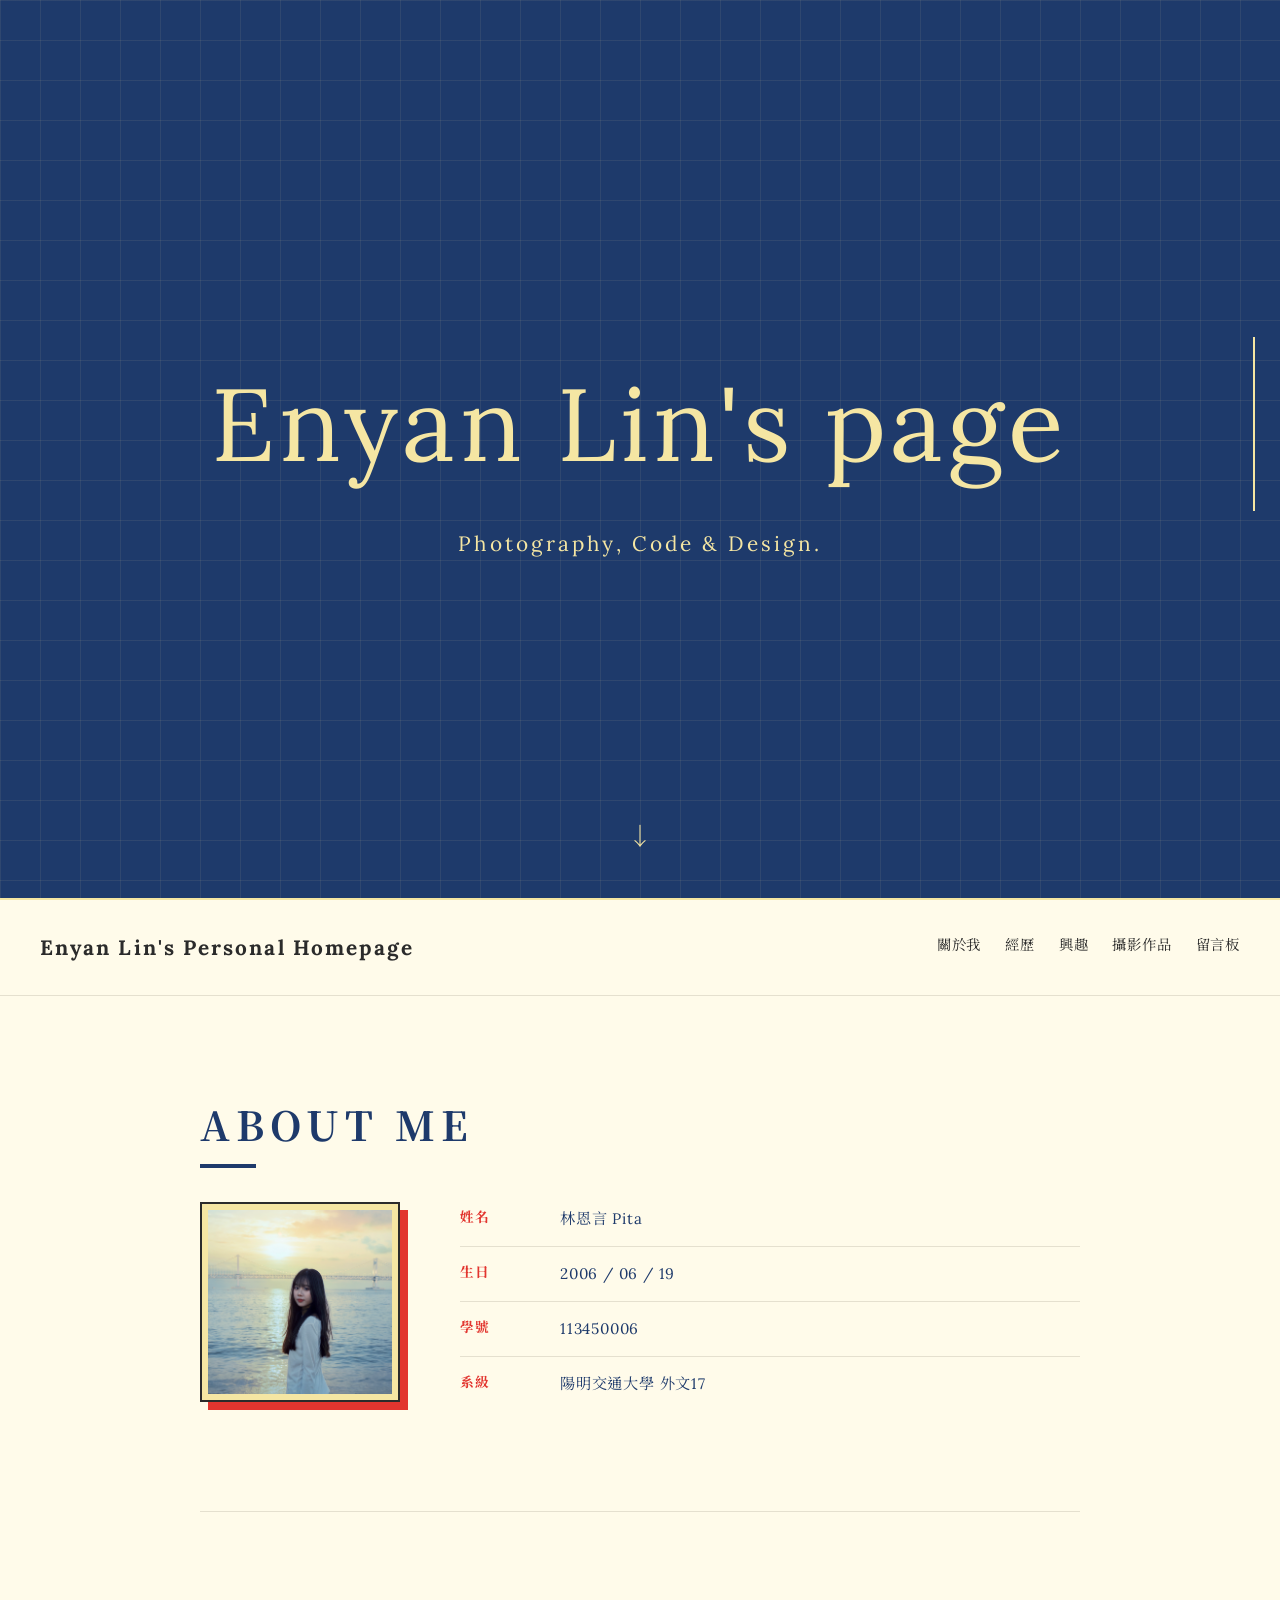
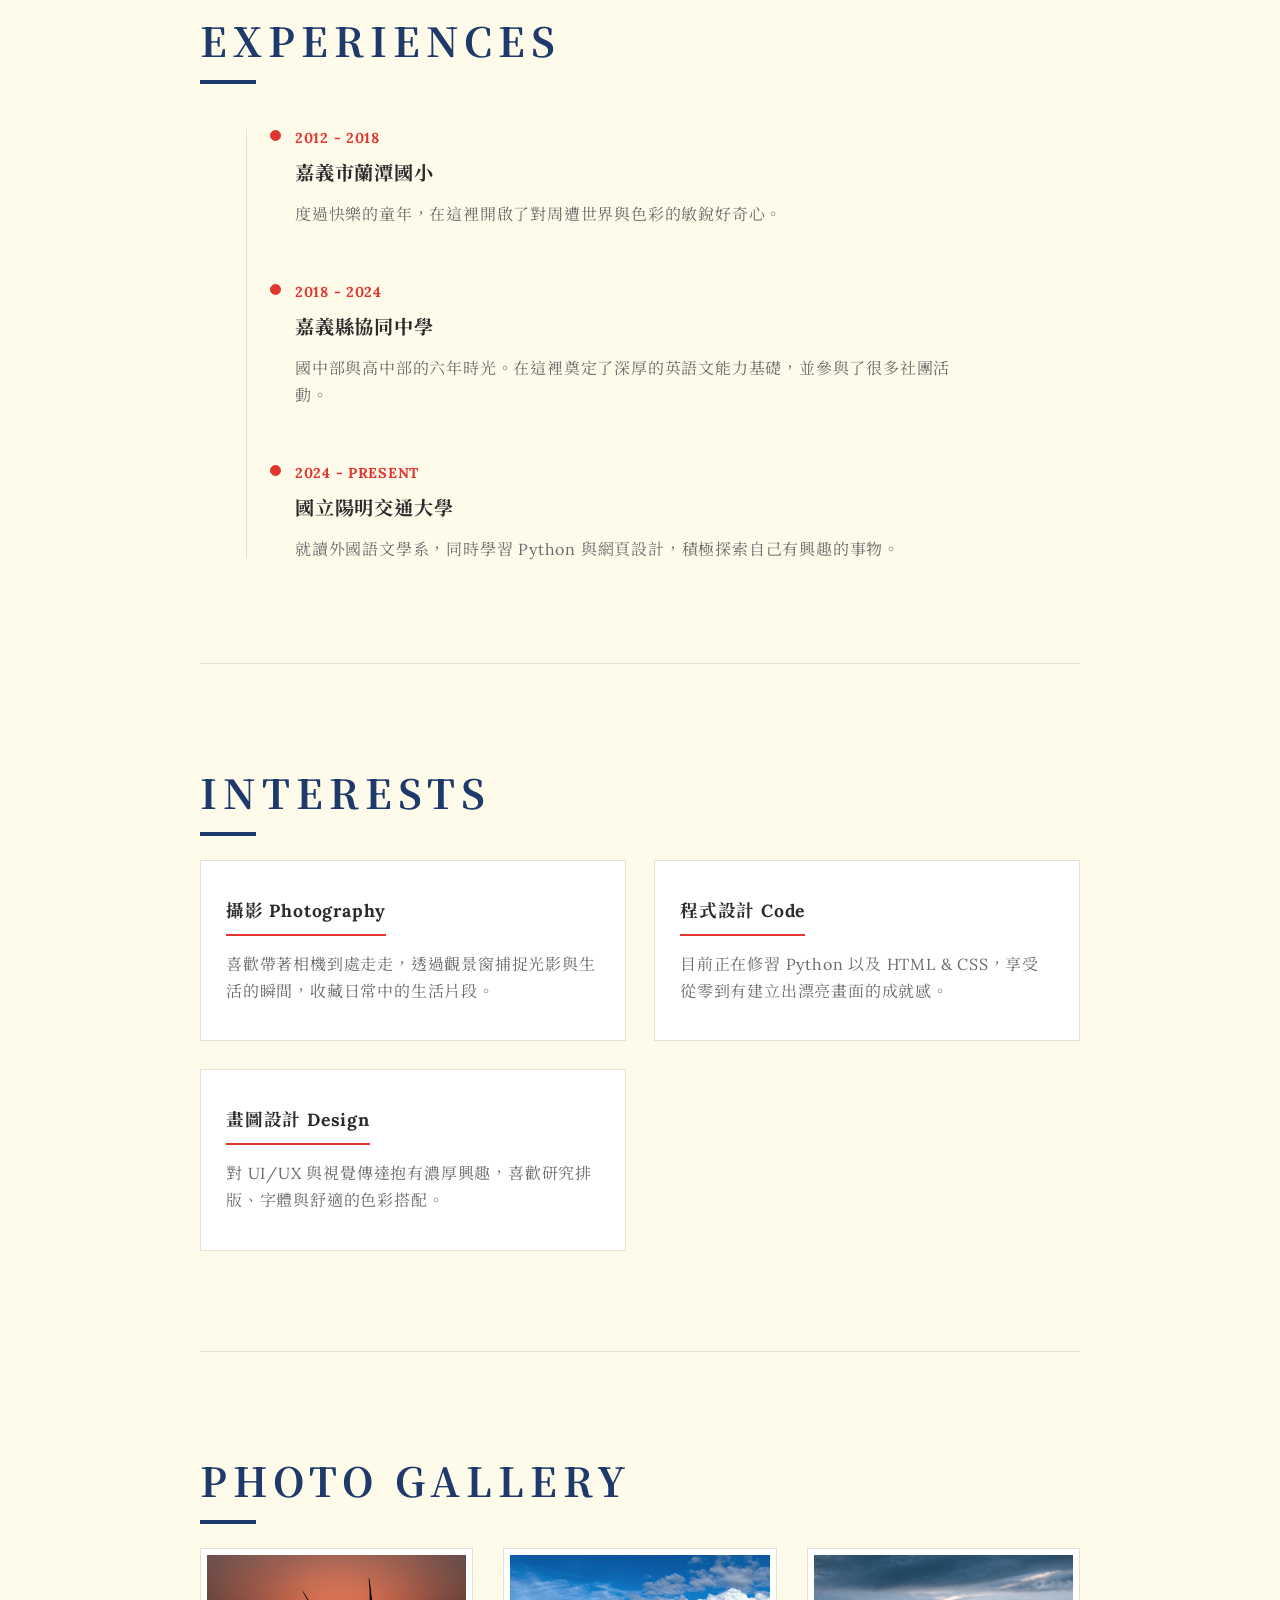
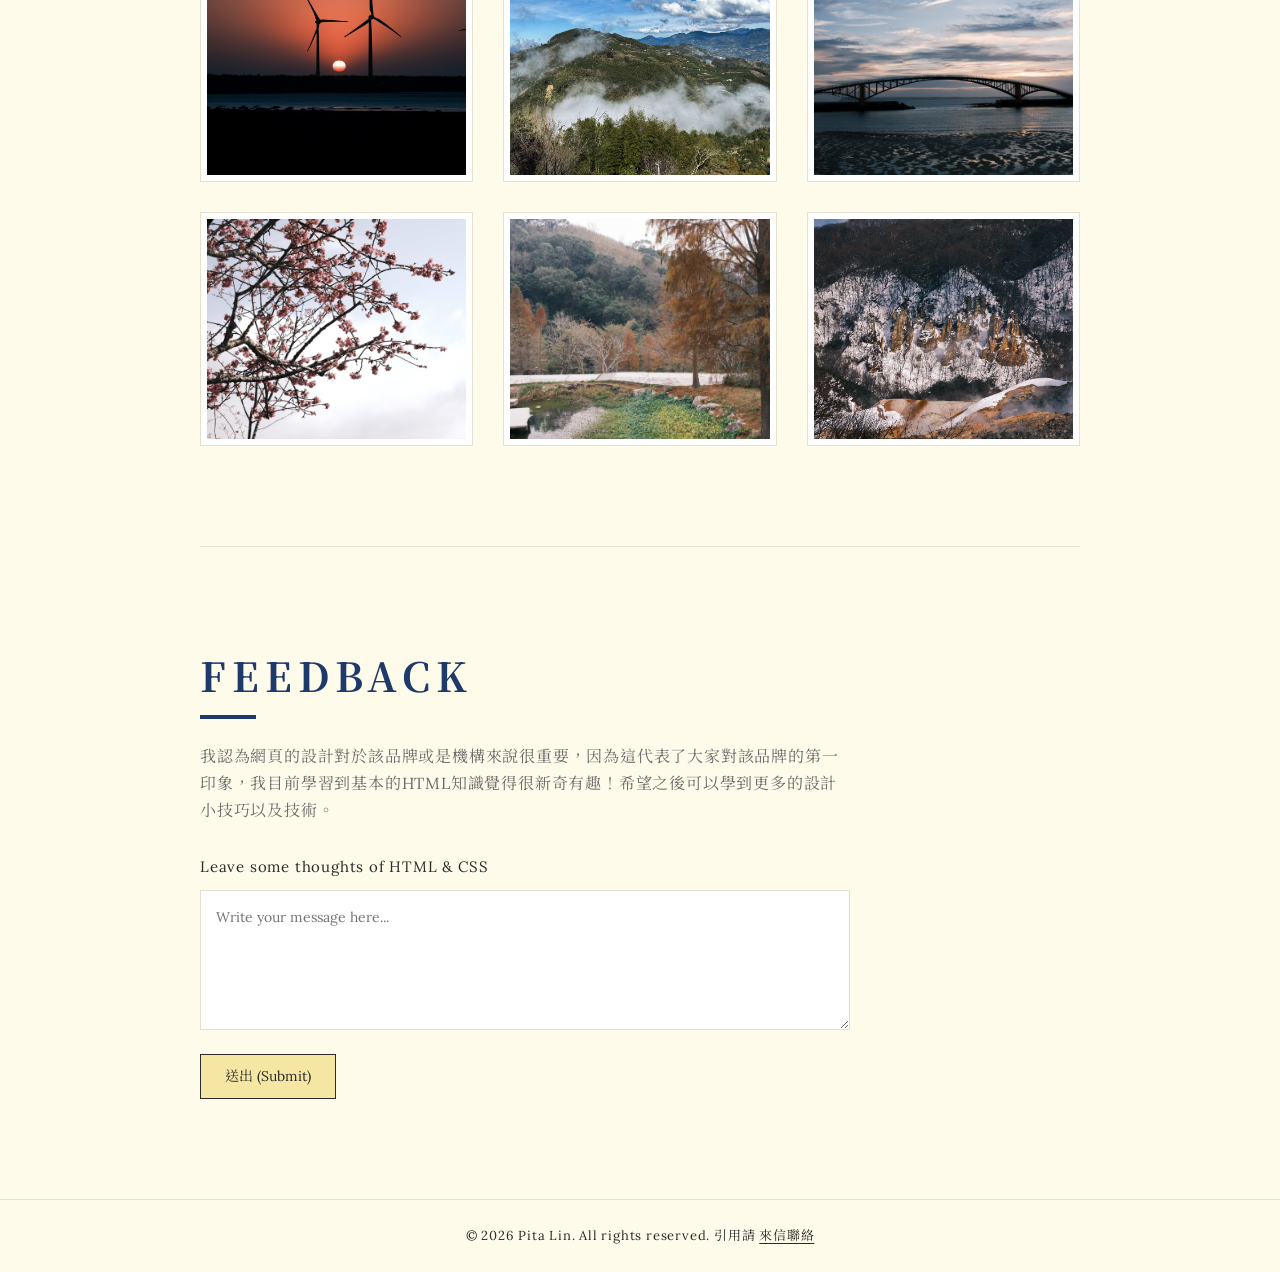
<file: hw3-113450006.html>
<!DOCTYPE html>
<html lang="zh-Hant-TW">
<head>
    <meta charset="UTF-8">
    <meta name="viewport" content="width=device-width, initial-scale=1.0">
    <title>林恩言 Pita | Personal Homepage</title>
    <link rel="stylesheet" type="text/css" href="hw3-113450006.css">
    <link rel="preconnect" href="https://fonts.googleapis.com">
    <link rel="preconnect" href="https://fonts.gstatic.com" crossorigin>
    <link href="https://fonts.googleapis.com/css2?family=Lora:ital,wght@0,400..700;1,400..700&family=Noto+Serif+TC:wght@400;700&display=swap" rel="stylesheet">
</head>
<body>

    <section class="hero-section">
        <div class="hero-content">
            <h1 class="typing-text">Enyan Lin's page</h1>
            <p class="hero-subtitle">Photography, Code & Design.</p>
        </div>
        <a href="#about" class="scroll-down">&#8595;</a>
    </section>
    
    <header class="site-header">
        <div class="logo">Enyan Lin's Personal Homepage</div>
        <nav class="site-nav">
            <a href="#about">關於我</a>
            <a href="#experiences">經歷</a>
            <a href="#interests">興趣</a>
            <a href="#gallery">攝影作品</a>
            <a href="#feedback">留言板</a>
        </nav>
    </header>
    
    <main class="container">    
        
        <section id="about" class="section-block">
            <h2 class="section-title">About Me</h2>
            <div class="about-wrapper">
                <div class="about-avatar">
                    <img src="me.jpg" alt="Pita Lin"> 
                </div>
                <div class="about-info">
                    <div class="info-row"><span class="label">姓名</span><span class="value">林恩言 Pita</span></div>
                    <div class="info-row"><span class="label">生日</span><span class="value">2006 / 06 / 19</span></div>
                    <div class="info-row"><span class="label">學號</span><span class="value">113450006</span></div>
                    <div class="info-row"><span class="label">系級</span><span class="value">陽明交通大學 外文17</span></div>
                </div>
            </div>
        </section>

       <section id="experiences" class="section-block">
            <h2 class="section-title">Experiences</h2>
            
            <div class="vertical-timeline">
                
                <div class="v-timeline-item">
                    <div class="v-timeline-dot"></div>
                    <div class="v-timeline-meta">
                        <span class="v-date">2012 - 2018</span>
                    </div>
                    <div class="v-timeline-content">
                        <h3>嘉義市蘭潭國小</h3>
                        <p>度過快樂的童年，在這裡開啟了對周遭世界與色彩的敏銳好奇心。</p>
                    </div>
                </div>

                <div class="v-timeline-item">
                    <div class="v-timeline-dot"></div>
                    <div class="v-timeline-meta">
                        <span class="v-date">2018 - 2024</span>
                    </div>
                    <div class="v-timeline-content">
                        <h3>嘉義縣協同中學</h3>
                        <p>國中部與高中部的六年時光。在這裡奠定了深厚的英語文能力基礎，並參與了很多社團活動。</p>
                    </div>
                </div>

                <div class="v-timeline-item">
                    <div class="v-timeline-dot"></div>
                    <div class="v-timeline-meta">
                        <span class="v-date">2024 - PRESENT</span>
                    </div>
                    <div class="v-timeline-content">
                        <h3>國立陽明交通大學</h3>
                        <p>就讀外國語文學系，同時學習 Python 與網頁設計，積極探索自己有興趣的事物。</p>
                    </div>
                </div>
                
            </div>
        </section>

        <section id="interests" class="section-block">
            <h2 class="section-title">Interests</h2>
            <div class="interests-grid">
                <div class="interest-card">
                    <h3>攝影 Photography</h3>
                    <p>喜歡帶著相機到處走走，透過觀景窗捕捉光影與生活的瞬間，收藏日常中的生活片段。</p>
                </div>
                <div class="interest-card">
                    <h3>程式設計 Code</h3>
                    <p>目前正在修習 Python 以及 HTML & CSS，享受從零到有建立出漂亮畫面的成就感。</p>
                </div>
                <div class="interest-card">
                    <h3>畫圖設計 Design</h3>
                    <p>對 UI/UX 與視覺傳達抱有濃厚興趣，喜歡研究排版、字體與舒適的色彩搭配。</p>
                </div>
            </div>
        </section>

        <section id="gallery" class="section-block">
            <h2 class="section-title">Photo Gallery</h2>
            <div class="gallery-grid">
                <div class="gallery-item"><img src="photo1.JPG" alt="Collection 1"></div>
                <div class="gallery-item"><img src="photo2.JPG" alt="Collection 2"></div>
                <div class="gallery-item"><img src="photo3.JPG" alt="Collection 3"></div>
                <div class="gallery-item"><img src="photo4.JPG" alt="Collection 4"></div>
                <div class="gallery-item"><img src="photo5.jpg" alt="Collection 5"></div>
                <div class="gallery-item"><img src="photo6.JPG" alt="Collection 6"></div>
            </div>
        </section>

        <section id="feedback" class="section-block">
            <h2 class="section-title">Feedback</h2>
            <form class="minimal-form">
                <p class="form-intro">我認為網頁的設計對於該品牌或是機構來說很重要，因為這代表了大家對該品牌的第一印象，我目前學習到基本的HTML知識覺得很新奇有趣！希望之後可以學到更多的設計小技巧以及技術。</p>
                
                <div class="form-group">
                    <label for="thoughts">Leave some thoughts of HTML & CSS</label>
                    <textarea id="thoughts" name="message" rows="4" placeholder="Write your message here..."></textarea>
                </div>
            <button type="submit" class="submit-btn" onclick="alert('感謝您的留言！您的想法已成功送出！'); document.getElementById('thoughts').value=''; return false;">送出 (Submit)</button></form>
        </section>

    </main>

    <footer class="site-footer">
        <p>&copy; 2026 Pita Lin. All rights reserved. 引用請 <a href="mailto:enyanlin916@gmail.com">來信聯絡</a></p>
    </footer>

</body>
</html>
</file>
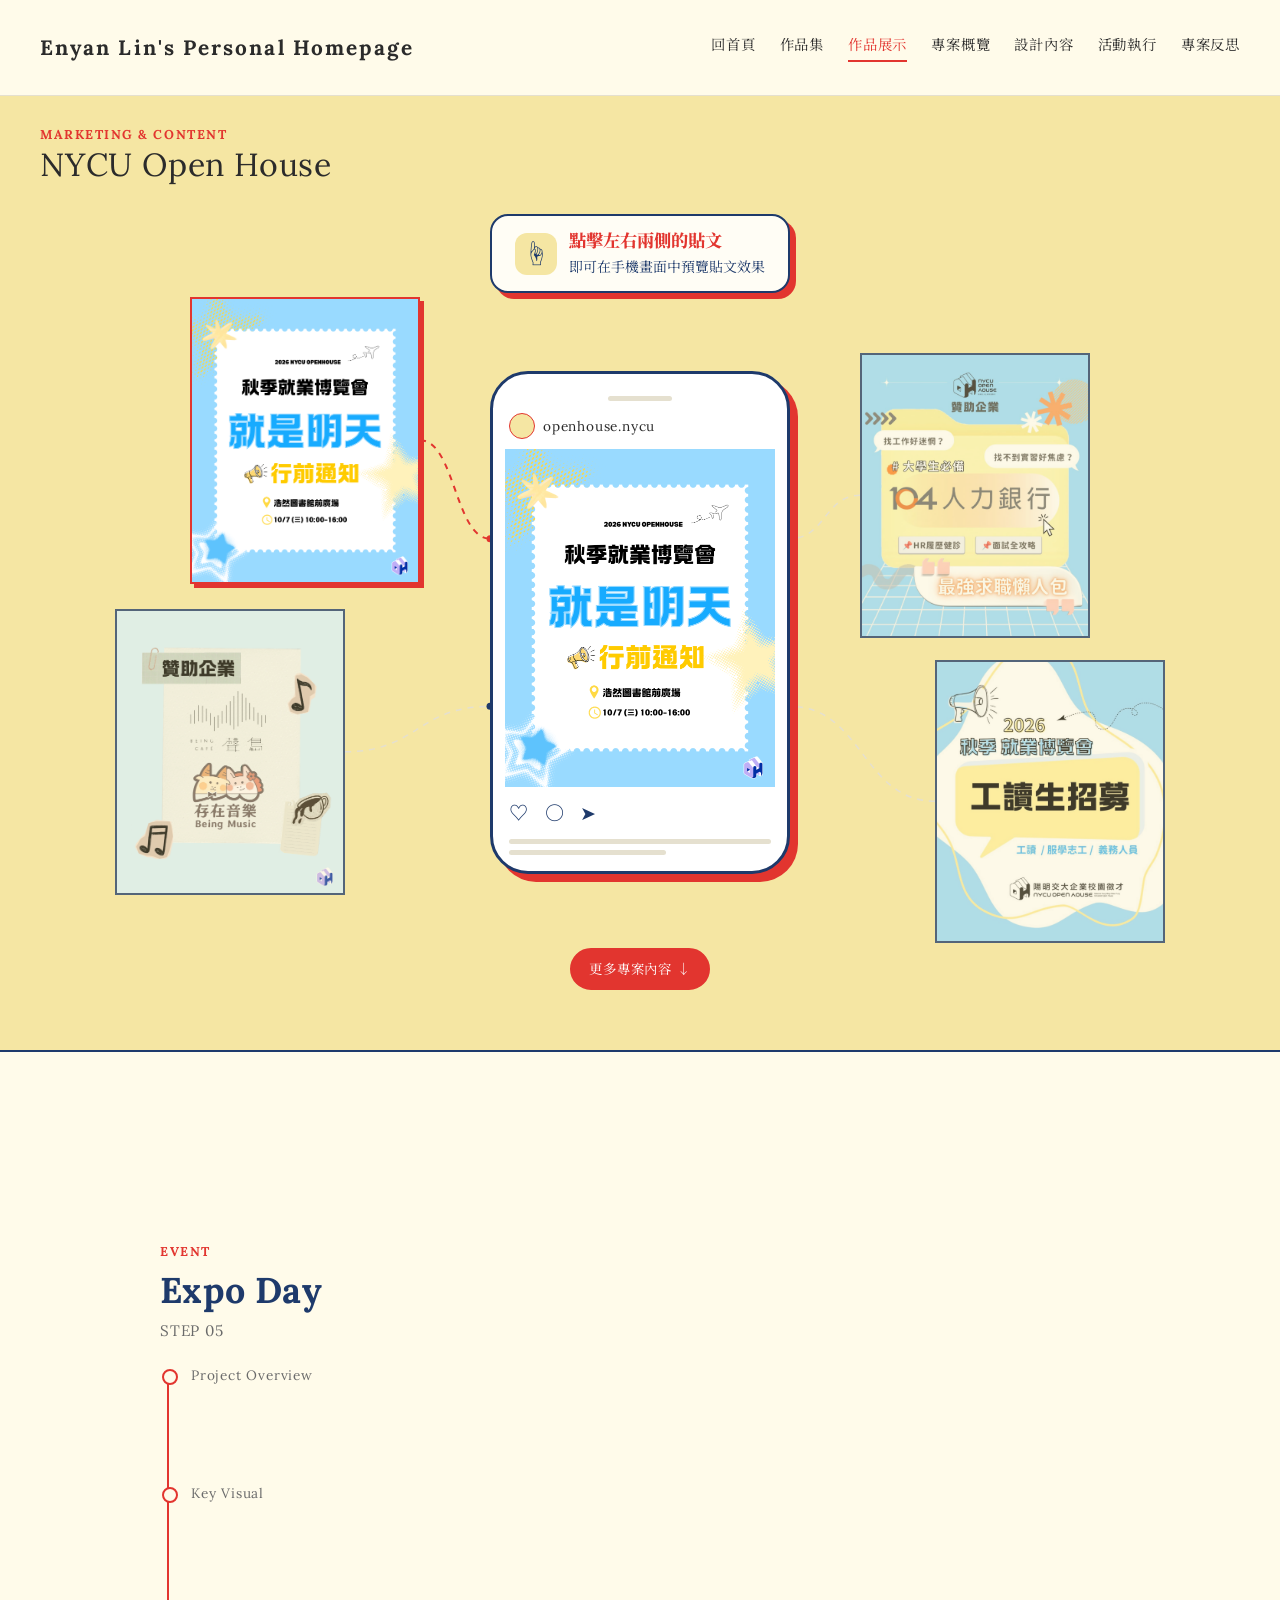
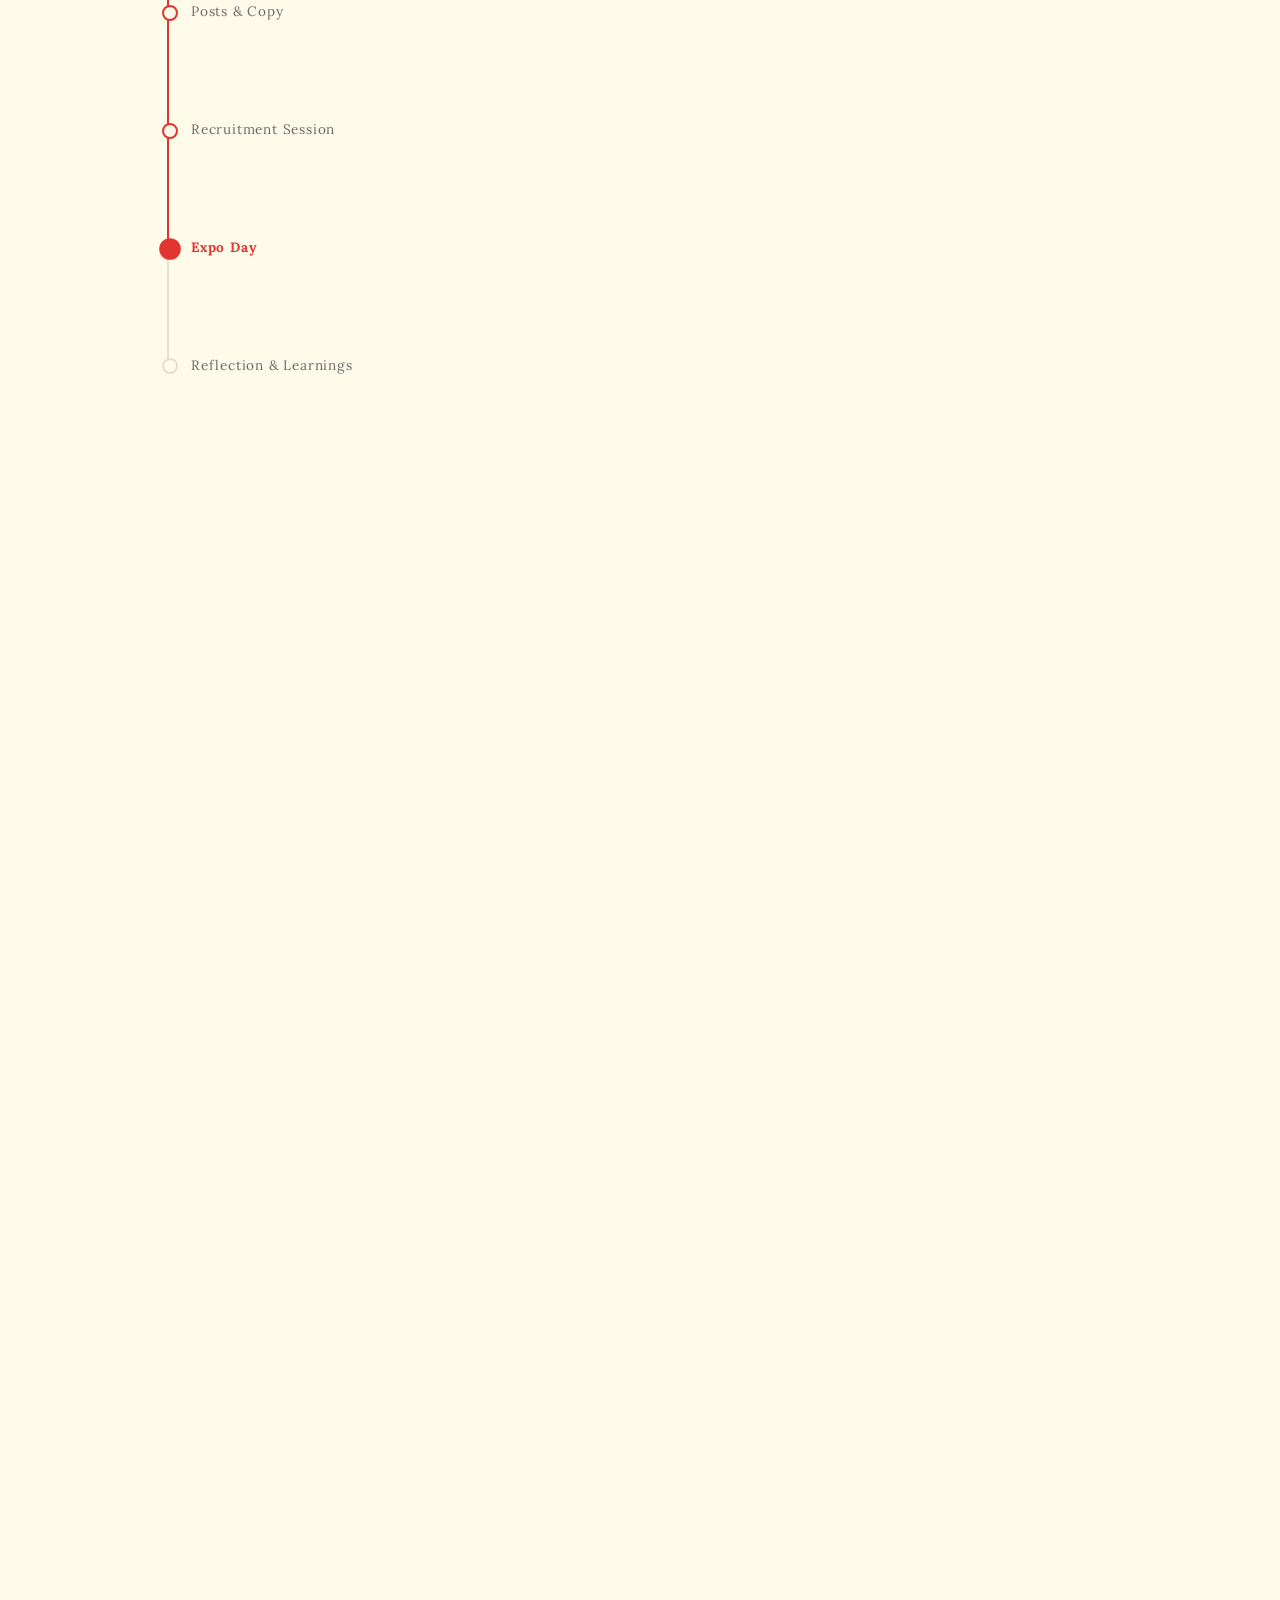
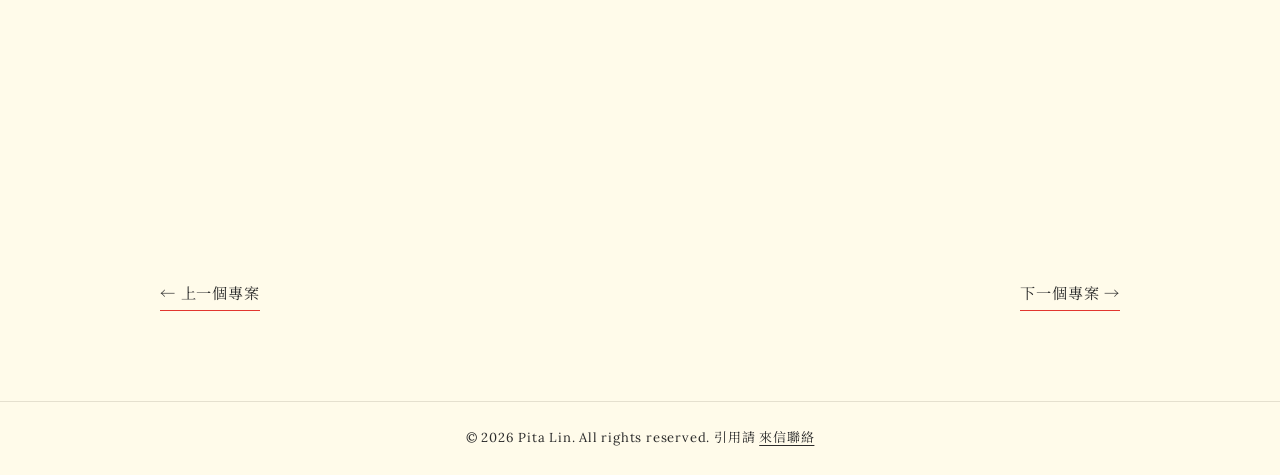
<file: openhouse.html>
<!DOCTYPE html>
<html lang="zh-Hant-TW">
<head>
<meta charset="UTF-8">
<meta name="viewport" content="width=device-width, initial-scale=1.0">
<title>Open House Marketing | 林恩言 Pita</title>
<link rel="stylesheet" href="hw3-113450006.css">
<link rel="stylesheet" href="figma.css">
<link rel="stylesheet" href="openhouse.css?v=20261029-main-body-16">
<link rel="preconnect" href="https://fonts.googleapis.com">
<link rel="preconnect" href="https://fonts.gstatic.com" crossorigin>
<link href="https://fonts.googleapis.com/css2?family=Caveat:wght@500;700&family=Lora:ital,wght@0,400..700;1,400..700&family=Noto+Serif+TC:wght@400;700&display=swap" rel="stylesheet">
</head>
<body class="page-figma">

<header class="site-header">
  <a class="logo" href="index.html">Enyan Lin's Personal Homepage</a>
  <button class="nav-toggle" aria-label="開啟選單" aria-expanded="false" aria-controls="site-nav">☰</button>
  <nav class="site-nav" id="site-nav">
    <a href="index.html#about">回首頁</a>
    <a href="index.html#projects">作品集</a>
    <a href="#stack">作品展示</a>
    <a href="#overview">專案概覽</a>
    <a href="#design">設計內容</a>
    <a href="#event">活動執行</a>
    <a href="#reflection">專案反思</a>
  </nav> 
</header>

<main>
<!-- 作品展示:手機貼文 -->
<section class="stack-section phone-hero" id="stack">
  <div class="stack-stage">
    <div class="stack-head">
      <p class="stack-kicker">MARKETING &amp; CONTENT</p>
      <h1 class="stack-title">NYCU Open House</h1>
    </div>
    <p class="phone-hint" role="note">
      <span class="phone-hint-icon" aria-hidden="true">☝</span>
      <span class="phone-hint-text">
        <strong><span class="phone-hint-desktop">點擊左右兩側的貼文</span><span class="phone-hint-mobile">點擊下方的貼文</span></strong>
        <span>即可在手機畫面中預覽貼文效果</span>
      </span>
    </p>
    <div class="phone-stage" id="phone-stage">
      <svg class="phone-lines" id="phone-lines" aria-hidden="true"></svg>
      <div class="post-col">
        <button type="button" class="post-card" aria-pressed="false" aria-label="貼文 01"><img src="post1.png" alt="貼文 1"></button>
        <button type="button" class="post-card" aria-pressed="false" aria-label="貼文 02"><img src="post2.png" alt="貼文 2"></button>
      </div>
      <div class="phone" aria-live="polite">
        <div class="phone-notch"></div>
        <div class="phone-head"><span class="phone-avatar"></span><span class="phone-name">openhouse.nycu</span></div>
        <div class="phone-shot"><img id="phone-img" src="post1.png" alt="目前選取的貼文"></div>
        <div class="phone-icons" aria-hidden="true">♡ ○ ➤</div>
        <div class="phone-lines-txt" aria-hidden="true"><i></i><i></i></div>
      </div>
      <div class="post-col">
        <button type="button" class="post-card" aria-pressed="false" aria-label="貼文 03"><img src="post3.png" alt="貼文 4"></button>
        <button type="button" class="post-card" aria-pressed="false" aria-label="貼文 04"><img src="post4.png" alt="貼文 5"></button>
      </div>
    </div>
    <a class="stack-skip phone-skip" href="#overview">更多專案內容 ↓</a>
  </div>
</section>

<!-- 左側固定時間軸 + 右側內容 -->
<section class="process" id="process">
  <div class="process-inner">
    <h2 class="section-title">Project Story</h2>
    <div class="tl">
      <div class="tl-rail" aria-hidden="true">
        <div class="tl-sticky">
          <p class="tl-group" id="tl-group">OVERVIEW</p>
          <div class="tl-date" id="tl-date">Project<br>Overview</div>
          <p class="tl-phase" id="tl-phase">01</p>
          <div class="tl-track"><div class="tl-fill" id="tl-fill"></div><ul class="tl-dots" id="tl-dots"></ul></div>
        </div>
      </div>

      <div class="tl-items">

        <!-- 01 -->
        <article class="tl-item" id="overview" data-group="OVERVIEW" data-date="Project&#10;Overview" data-phase="01">
          <h3><span class="text-highlight">專案概覽</span></h3>
          <p>NYCU Open House是交大一年舉辦兩次的企業校園徵才博覽會，除了活動當日的博覽會外，在活動前一至兩週會有數十場的企業說明會。
            <br>因為我對<span class="text-highlight">行銷</span>、 <span class="text-highlight">視覺設計</span>以及<span class="text-highlight">職涯發展</span>都很有興趣，因此報名徵才籌備團隊，最後經過初審及面試後，成功加入了行銷部，在這段期間，我主要負責確立主視覺、社群貼文製作、宣傳以及文案撰寫，也有參與一些贊助商及活動現場影片拍攝。</p>
          <div class="fact-row">
            <span class="fact"><b>角色</b> 行銷部員</span>
            <span class="fact"><b>活動</b> 2026.09</span>
            <span class="fact"><b>團隊</b> 三個部門，行銷部共五人</span>
          </div>
          <h4 class="sub-h">參與動機</h4>
          <p class="sub-p"> 我一直對<span class="text-highlight">品牌行銷</span>很感興趣，我喜歡表達想法，我認為行銷就是用說故事的能力，把抽象的訊息表達出去，進而說服大家，而Open House的行銷部結合了<span class="text-highlight">行銷、設計、與溝通合作</span>，正好符合我個人擅長的設計與溝通能力，同時還可以累積活動經驗，再加上他提供了可以跟不同企業接觸的機會，我可以藉此來聽聽不同產業的運作方式，是一個可以讓我發揮我所擅長的技能，同時又能有所收穫的好機會。</p>
          <h4 class="sub-h">我負責的事</h4>
          <div class="role-grid">
            <div class="mx-card"><strong>主視覺設計</strong><span>確立活動主視覺與風格色系。</span></div>
            <div class="mx-card"><strong>社群貼文與排版</strong><span>製作貼文，使社群版面一致。</span></div>
            <div class="mx-card"><strong>企業說明會</strong><span>負責主持、簽到、以及拍照記錄。</span></div>
            <div class="mx-card"><strong>企業服務台</strong><span>活動當天在現場協助企業。</span></div>
            <div class="mx-card"><strong>贊助商影片</strong><span>拍攝贊助商介紹影片。</span></div>
            <div class="mx-card"><strong>回顧影片</strong><span>記錄博覽會現場。</span></div>
          </div>
        </article>

        <article class="tl-item" id="design" data-group="DESIGN" data-date="Key&#10;Visual" data-phase="02">
  <h3><span class="text-highlight">主視覺設計</span></h3>
  <p>本次活動以「方向」作為主視覺的核心概念，並搭配淺色系，象徵學生在摸索的過程中，逐漸尋找屬於自己的未來方向。</p>
  <figure class="tl-cell" style="margin-top:36px">
    

<div class="triple-showcase">
    <div class="triple-posts">
        <img src="triple-post.png" alt="三連貼文完整設計">
    </div>

</div>


    <figcaption>
      <strong>Key Visual</strong>
      <span>在主視覺規劃階段，我與另一位部員主要負責和外包設計師<span class="text-highlight">溝通設計需求與視覺方向</span>，一開始我們傾向使用鮮艷的顏色，但考量到前一年度的主視覺已採用鮮艷的深藍色，我們希望不要跟上一屆的有重複的視覺感受，所以最終選擇淺藍作為主色，再搭配淺黃與白色，營造出明亮且清新的感覺，另外，我們也融入了一些方向的元素，像是飛機、指北針、箭頭等。</span>
    </figcaption>
  </figure>
</article>


<!-- 03｜Posts & Copy -->
<article class="tl-item"
         data-group="DESIGN"
         data-date="Posts &amp;&#10;Copy"
         data-phase="03">

    <h3><span class="text-highlight">貼文、排版與文案</span></h3>

    <p>
        根據我們所設定的主視覺，我與其他部員們一起製作貼文與撰寫文案，除了要配合主視覺外，
        我還搭配了很多不同的元素和圖像，讓每一篇貼文在維持一致的情況下，也不會過於無聊及單調。
    </p>

    <!-- 上半部：兩張排版圖片 -->
    <div class="oh-layout-section">

        <h4 class="sub-h">視覺排版</h4>

        <div class="oh-layout-grid">

            <figure class="oh-layout-card">
                <img src="layout01.png" alt="社群排版 01">
                <figcaption class="oh-layout-note">
                    <div class="oh-layout-map" aria-hidden="true">
                        <span class="mine"></span><span class="mine"></span><span class="mine"></span>
                        <span></span><span class="mine"></span><span class="mine"></span>
                    </div>
                    <div class="oh-layout-note-text">
                        <strong>我負責其中五篇貼文</strong>
                        <span>除了左下角，其餘五篇都是我製作的。</span>
                    </div>
                </figcaption>
            </figure>

            <figure class="oh-layout-card">
                <img src="layout02.png" alt="社群排版 02">
                <figcaption class="oh-layout-note">
                    <div class="oh-layout-map" aria-hidden="true">
                        <span></span><span></span><span></span>
                        <span></span><span class="mine"></span><span class="mine"></span>
                    </div>
                    <div class="oh-layout-note-text">
                        <strong>我負責其中兩篇貼文</strong>
                        <span>第二排右邊兩篇是我製作的。</span>
                    </div>
                </figcaption>
            </figure>

        </div>

        <p class="oh-layout-desc">
           在規劃版面時，我希望大家第一眼可以感覺到是<span class="text-highlight">同一系列的活動</span>，但同時又能有<span class="text-highlight">各自的特色</span>，
           所以為了讓版面看起來不會太雜亂，我都使用淺藍色作為底色，再根據不同的貼文內容制定版面，加上一些不同的元素，讓整體更有變化與層次。
        </p>

    </div>

    <!-- 下半部：左側文案、右側說明 -->
    <div class="oh-copy-section">

        <h4 class="sub-h">文案撰寫</h4>

        <div class="oh-copy-grid">

            <!-- 左：實際貼文文案 -->
            <div class="oh-copy-card">

                <span class="oh-copy-label">
                    SELECTED COPY
                </span>

                <h4>貼文文案</h4>

                <div class="oh-copy-content">
    <div class="oh-copy-full is-collapsed" id="oh-post-copy">
            【 2026 秋季就業博覽會| 行前通知 】
                      <br>明天就是一年一度的秋季就業博覽會啦🍂
                      <br>相信大家都很期待很久了吧！
                      <br>出發前記得詳讀這份行前通知，重要資訊一次掌握，逛展直接事半功倍🤙🏻
<br>
                      <br>🧷 主線活動｜企業互動抽好禮🔖
                      <br>🧷 第一階段抽獎（12:30）
                      <br>🧷 第二階段抽獎（15:30）
                      <br>🧷 支線遊戲
                      <br>🧷 活動地圖
                      <br>🧷 Checklist
<br>
<br>這次秋季就業博覽會除了有眾多企業到場外，
<br>還準備了超多抽獎好禮等著你🎁!
<br>快揪上你的朋友一起來逛逛，
<br>說不定下一個機會，就在這裡等你發現！👀
<br>
<br>⏰2026年10月7日10:00-16:00
<br>📍浩然圖書館戶外廣場  我們不見不散！
<br>
<br>Open House 與職發組（光復校區）保有活動變更權利，更多詳情請持續關注粉專/IG動態
<br>
<br>#OpenHouse #OH秋季徵才 #OH #陽明交大 #職涯發展
        </div>
    <button type="button" class="oh-copy-toggle" aria-expanded="false" aria-controls="oh-post-copy">查看完整文案 ↓</button>
</div>

            </div>

            <!-- 右：文案思考 -->
            
<div class="oh-copy-points">

    <div class="oh-copy-point">
        <h5>01｜發布時間</h5>
        <p>
            這是博覽會前一天我發的行前通知，
            我希望大家可以快速掌握活動資訊，
            所以我希望這篇貼文能同時有
            <span class="text-highlight">提醒</span>
            跟
            <span class="text-highlight">重點資訊整理</span>
            的功能。
        </p>
    </div>

    <div class="oh-copy-point">
        <h5>02｜資訊呈現</h5>
        <p>
            我不希望文案內容太長或太生硬，
            所以我以一個輕鬆的口吻來撰寫，
            並加入一些條列及emoji，
            這樣可以讓重要資訊一目了然。
        </p>
    </div>

    <div class="oh-copy-point">
        <h5>03｜吸引參與</h5>
        <p>
            最後則以大家最有興趣的抽獎環節來結束，
            提高大家的參與意願。
        </p>
    </div>

</div>


        </div>
    </div>

</article>


<article class="tl-item" id="event"
         data-group="EVENT"
         data-date="Recruitment Session"
         data-phase="04">

    <h3><span class="text-highlight">企業說明會</span></h3>

    <div class="seminar-section">

        <!-- 第一組：照片＋文字 -->
        <div class="seminar-row">

            <figure class="seminar-photo">
                <img src="seminar1.png" alt="企業說明會現場">
            </figure>

            <div class="seminar-text">
                <h4>01｜現場簽到</h4>
                <p>
                    企業說明會簽到的工作內容主要就是<span class="text-highlight">幫助企業發放DM</span>、<span class="text-highlight">清點人數</span>、<span class="text-highlight">登錄點數</span>以及<span class="text-highlight">解決現場突發狀況</span>，
                    我這次一共到場了七場說明會，包華碩電腦、群聯電子、工研院等，
                    <br>左圖為我在說明會結束後，在場外協助有參加說明會的學生登錄點數的照片
                </p>
            </div>

        </div>

        <!-- 第二組：照片＋文字 -->
        <div class="seminar-row">

            <figure class="seminar-photo">
                <img src="seminar2.png" alt="企業說明會紀錄">
            </figure>

            <div class="seminar-text">
                <h4>02｜主持與活動紀錄</h4>
                <p>
                    除了現場協助外，我也參與了主持跟拍照紀錄的工作，
                    主持主要是在企業說明會開始前五分鐘時，要先<span class="text-highlight">宣導注意事項</span>以及<span class="text-highlight">介紹企業</span>，並在說明會結束後，感謝企業並引導同學出場，
                    我這次擔任了台積電以及Qualcomm的主持人，累積了現場執行的經驗。
                    <br>左圖為我擔任Qualcomm主持人的照片
                </p>
            </div>

        </div>

    </div>

</article>



<!-- 05｜Expo Day -->
<article class="tl-item"
         data-group="EVENT"
         data-date="Expo Day"
         data-phase="05">

    <h3><span class="text-highlight">就業博覽會</span></h3>

    <!-- 上方：兩張現場照片 -->
    <div class="expo-photo-grid">

        <figure class="expo-photo">
            <img src="onsite1.png" alt="全體工作人員合照">
            <figcaption>全體工作人員合照｜第二排右二</figcaption>
        </figure>

        <figure class="expo-photo">
            <img src="onsite2.png" alt="行銷部合照">
            <figcaption>行銷部合照｜左二</figcaption>
        </figure>

    </div>

    <!-- 照片下方說明 -->
    <p class="expo-description">
        就業博覽會當天，我主要負責在企業服務台
        <span class="text-highlight">協助企業報到</span>、<span class="text-highlight">提供企業集點貼紙</span>、<span class="text-highlight">回答企業疑問</span>以及<span class="text-highlight">處理現場
        的各種狀況</span>，在整個過程中，除了需要
        和不同企業的代表溝通，也必須與其他部員保持合作，有時候會過去支援學生服務台，確保活動順利進行。
    </p>

    <!-- 印象最深的狀況 -->
    <div class="expo-story">

        <h4 class="sub-h">印象最深的狀況</h4>

        <div class="expo-story-grid">

            <!-- 發生什麼事 -->
            <div class="expo-story-item">

                <h5>發生什麼事？</h5>

                <p>
                    因為博覽會當天風勢非常強，導致部分企業自行搭建的攤位結構倒塌，且短時間內無法復原，當天早上企業抵達現場時，才發現原本安排的攤位已經無法使用，
                    其中聯發科技與宏穩資本都遇到了這個問題，由於活動即將於約兩小時後開始，我們必須在<span class="text-highlight">有限的時間內重新安排場地</span>，讓企業能夠順利參與博覽會。
                </p>

            </div>

            <!-- 我怎麼解決 -->
            <div class="expo-story-item">

                <h5>怎麼解決？</h5>

                <p>
                  面對突發狀況，我們只能<span class="text-highlight">重新調整攤位配置</span>，但我們不能壓縮到其他企業的攤位，所以我們把原本各占兩個攤位的企業服務台與學生服務台，縮減為各一個攤位，
                  經過重新安排後，聯發科技獲得兩個攤位的使用空間，而宏穩資本則安排至第一服務台騰出的攤位，讓兩間企業都能繼續參與博覽會，事後我們也對企業致上歉意。
                </p>

            </div>

        </div>

    </div>

</article>


        <!-- 06 -->
        <article class="tl-item" id="reflection" data-group="REFLECTION" data-date="Reflection&#10;&amp; Learnings" data-phase="06">
          <h3><span class="text-highlight">專案反思</span></h3>
          <h4 class="sub-h">專案收穫</h4>
          <p class="sub-p">從前期的<span class="text-highlight">規劃</span>到<span class="text-highlight">現場執行</span>，都是需要很多人的付出才能完成的，我從與設計師討論主視覺方向、製作社群貼文到撰寫文案，學習到如何進行<span class="text-highlight">活動行銷</span>，行銷不單純只是傳達訊息，要先考慮<span class="text-highlight">目標受眾是誰</span>、他們會<span class="text-highlight">對什麼有興趣</span>，再透過能吸引人的設計，來引起他們的興趣。
<br>以本次為例，我們的目標受眾就是大學生及碩士生，那我們有做過一些小調查，發現在學生對於抽獎環節都會很有興趣，且大部分參與度高，所以我們在製作貼文時，就會特別去強調抽獎的活動。
<br>和其他部員合作及處理活動當天的突發狀況時，我也體驗到<span class="text-highlight">溝通</span>與<span class="text-highlight">隨機應變</span>的重要性，很多事情不一定會按照原本的計畫進行，如何在有限的資源下與團隊一起找到解決方法，也帶給我很大的收穫。</p>
          <h4 class="sub-h">限制</h4>
          <p class="sub-p">我覺得自己當時在發佈貼文時，比較著重在貼文的視覺呈現，卻比較少<span class="text-highlight">進一步從數據的角度分析宣傳成效</span>，雖然我有根據不同的貼文目的調整設計與文案，但如果能整理貼文的觸及率、互動情形等數據，就能更客觀去了解哪些內容真正吸引了學生的注意。</p>
          <h4 class="sub-h">未來改善方向</h4>
          <p class="sub-p">因為未來還有一次春季招募（本次為秋季招募），我希望能在製作宣傳內容之前，先<span class="text-highlight">設定每篇貼文的觸及目標</span>，了解不同的設計與文案是否真的達到預期效果，再根據結果調整後續的宣傳策略。
</p>
        </article>

      </div>
    </div>
  </div>
</section>

<nav class="fnav" aria-label="專案切換">
  <a href="figma.html">← 上一個專案</a>
  <a href="brand.html">下一個專案 →</a>
</nav>

</main>

<footer class="site-footer">
  <p>&copy; 2026 Pita Lin. All rights reserved. 引用請 <a href="mailto:enyanlin916@gmail.com">來信聯絡</a></p>
</footer>

<script>
(function () {
  'use strict';
  if ('scrollRestoration' in history) history.scrollRestoration = 'manual';

  var root = document.documentElement;
  var header = document.querySelector('.site-header');
  var reduce = window.matchMedia('(prefers-reduced-motion: reduce)').matches;

  /* 1. 導覽列高度 + 手機選單 */
  function setHH() { root.style.setProperty('--hh', (header ? header.offsetHeight : 90) + 'px'); }
  setHH();
  window.addEventListener('resize', setHH);

  var toggle = document.querySelector('.nav-toggle');
  var nav = document.getElementById('site-nav');
  if (toggle && nav) {
    toggle.addEventListener('click', function () {
      var o = nav.classList.toggle('open');
      toggle.setAttribute('aria-expanded', String(o));
      toggle.textContent = o ? '✕' : '☰';
      setHH();
    });
    nav.addEventListener('click', function (e) {
      if (e.target.tagName === 'A' && nav.classList.contains('open')) {
        nav.classList.remove('open');
        toggle.setAttribute('aria-expanded', 'false');
        toggle.textContent = '☰';
        setHH();
      }
    });
  }

  /* 2. 導覽列高亮目前區塊 */
  var navLinks = Array.prototype.slice.call(document.querySelectorAll('.site-nav a[href^="#"]'));
  var navEntries = navLinks.map(function (l) {
    return { link: l, section: document.getElementById(l.hash.slice(1)) };
  }).filter(function (e) { return e.section; });

  function updActive() {
    if (!navEntries.length) return;
    var marker = header.getBoundingClientRect().bottom + 24;
    var cur = navEntries[0];
    navEntries.forEach(function (e) {
      if (e.section.getBoundingClientRect().top <= marker) cur = e;
    });
    if (window.scrollY + window.innerHeight >= root.scrollHeight - 2) cur = navEntries[navEntries.length - 1];
    navEntries.forEach(function (e) { e.link.classList.toggle('active', e === cur); });
  }
  window.addEventListener('scroll', function () { requestAnimationFrame(updActive); }, { passive: true });
  window.addEventListener('resize', updActive);
  window.addEventListener('load', updActive);
  updActive();

  /* 3. 捲動淡入 */
  if ('IntersectionObserver' in window && !reduce) {
    var revealIO = new IntersectionObserver(function (es) {
      es.forEach(function (e) { e.target.classList.toggle('is-visible', e.isIntersecting); });
    }, { threshold: 0, rootMargin: '0px 0px -8% 0px' });
    document.querySelectorAll('.process-inner > .section-title, .tl-item > *').forEach(function (el) {
      el.classList.add('reveal');
      revealIO.observe(el);
    });
  }

  /* 4. 左側時間軸:捲到哪一段,標題就跟著換 */
  var items = Array.prototype.slice.call(document.querySelectorAll('.tl-item'));
  var dotsEl = document.getElementById('tl-dots');
  var dateEl = document.getElementById('tl-date');
  var phaseEl = document.getElementById('tl-phase');
  var fillEl = document.getElementById('tl-fill');
  var groupEl = document.getElementById('tl-group');
  var tlDots = [];
  var tlCur = -1;

  if (items.length && dotsEl && dateEl && phaseEl && fillEl && groupEl) {
    items.forEach(function (item) {
      var li = document.createElement('li');
      var s = document.createElement('span');
      s.textContent = item.dataset.date.replace(/\n/g, ' ');
      li.appendChild(s);
      li.addEventListener('click', function () {
        item.scrollIntoView({ behavior: reduce ? 'auto' : 'smooth', block: 'center' });
      });
      dotsEl.appendChild(li);
      tlDots.push(li);
    });

    var activate = function (i) {
      if (i === tlCur || i < 0) return;
      tlCur = i;
      items.forEach(function (el, k) { el.classList.toggle('active', k === i); });
      tlDots.forEach(function (el, k) {
        el.classList.toggle('active', k === i);
        el.classList.toggle('done', k < i);
      });
      fillEl.style.height = (items.length > 1 ? (i / (items.length - 1)) * 100 : 0) + '%';
      dateEl.classList.remove('swap');
      void dateEl.offsetWidth;
      dateEl.classList.add('swap');
      dateEl.textContent = items[i].dataset.date;
      groupEl.textContent = items[i].dataset.group || '';
      phaseEl.textContent = 'STEP ' + items[i].dataset.phase;
    };
    activate(0);

    if ('IntersectionObserver' in window) {
      var tlIO = new IntersectionObserver(function (es) {
        es.forEach(function (e) {
          if (e.isIntersecting) activate(items.indexOf(e.target));
        });
      }, { rootMargin: '-45% 0px -45% 0px' });
      items.forEach(function (el) { tlIO.observe(el); });
    }
  }

  /* 5. 手機貼文展示 */
  var stage = document.getElementById('phone-stage');
  if (stage) {
    var cards = Array.prototype.slice.call(stage.querySelectorAll('.post-card'));
    var phone = stage.querySelector('.phone');
    var svg = document.getElementById('phone-lines');
    var pImg = document.getElementById('phone-img');
    var NS = 'http://www.w3.org/2000/svg';
    var paths = [];
    var pdots = [];

    cards.forEach(function () {
      var p = document.createElementNS(NS, 'path');
      p.setAttribute('class', 'pl');
      svg.appendChild(p);
      paths.push(p);
      var d = document.createElementNS(NS, 'circle');
      d.setAttribute('r', '3.5');
      d.setAttribute('class', 'pd');
      svg.appendChild(d);
      pdots.push(d);
    });

    var draw = function () {
      var s = stage.getBoundingClientRect();
      var pr = phone.getBoundingClientRect();
      svg.setAttribute('width', s.width);
      svg.setAttribute('height', s.height);
      cards.forEach(function (c, k) {
        var r = c.getBoundingClientRect();
        var leftCount = stage.querySelector('.post-col').querySelectorAll('.post-card').length;
        var left = k < leftCount;
        var slot = left ? k : k - leftCount;
        var sideCount = left ? leftCount : cards.length - leftCount;
        var sx = (left ? r.right : r.left) - s.left;
        var sy = r.top + r.height / 2 - s.top;
        var ex = (left ? pr.left : pr.right) - s.left;
        var ey = pr.top + pr.height * ((slot + 1) / (sideCount + 1)) - s.top;
        var mx = (sx + ex) / 2;
        paths[k].setAttribute('d', 'M' + sx + ' ' + sy + ' C' + mx + ' ' + sy + ' ' + mx + ' ' + ey + ' ' + ex + ' ' + ey);
        pdots[k].setAttribute('cx', ex);
        pdots[k].setAttribute('cy', ey);
      });
    };

    var select = function (k) {
      cards.forEach(function (c, i) {
        c.classList.toggle('on', i === k);
        c.setAttribute('aria-pressed', String(i === k));
        paths[i].classList.toggle('on', i === k);
        pdots[i].classList.toggle('on', i === k);
      });
      pImg.src = cards[k].querySelector('img').getAttribute('src');
    };

    cards.forEach(function (c, k) {
      c.addEventListener('click', function () { select(k); });
    });
    select(0);
    draw();
    window.addEventListener('resize', draw);
    window.addEventListener('load', draw);
    if ('ResizeObserver' in window) new ResizeObserver(draw).observe(stage);
    if (document.fonts && document.fonts.ready) document.fonts.ready.then(draw);
  }

  /* 文案僅保留一份：超過預覽行數時以省略號收起 */
  var postCopy = document.getElementById('oh-post-copy');
  var postCopyToggle = document.querySelector('.oh-copy-toggle');
  if (postCopy && postCopyToggle) {
    postCopyToggle.addEventListener('click', function () {
      var currentlyExpanded = postCopyToggle.getAttribute('aria-expanded') === 'true';
      postCopy.classList.toggle('is-collapsed', currentlyExpanded);
      postCopyToggle.setAttribute('aria-expanded', String(!currentlyExpanded));
      postCopyToggle.textContent = currentlyExpanded ? '查看完整文案 ↓' : '收起文案 ↑';
    });
  }
})();
</script>
</body>
</html>
</file>
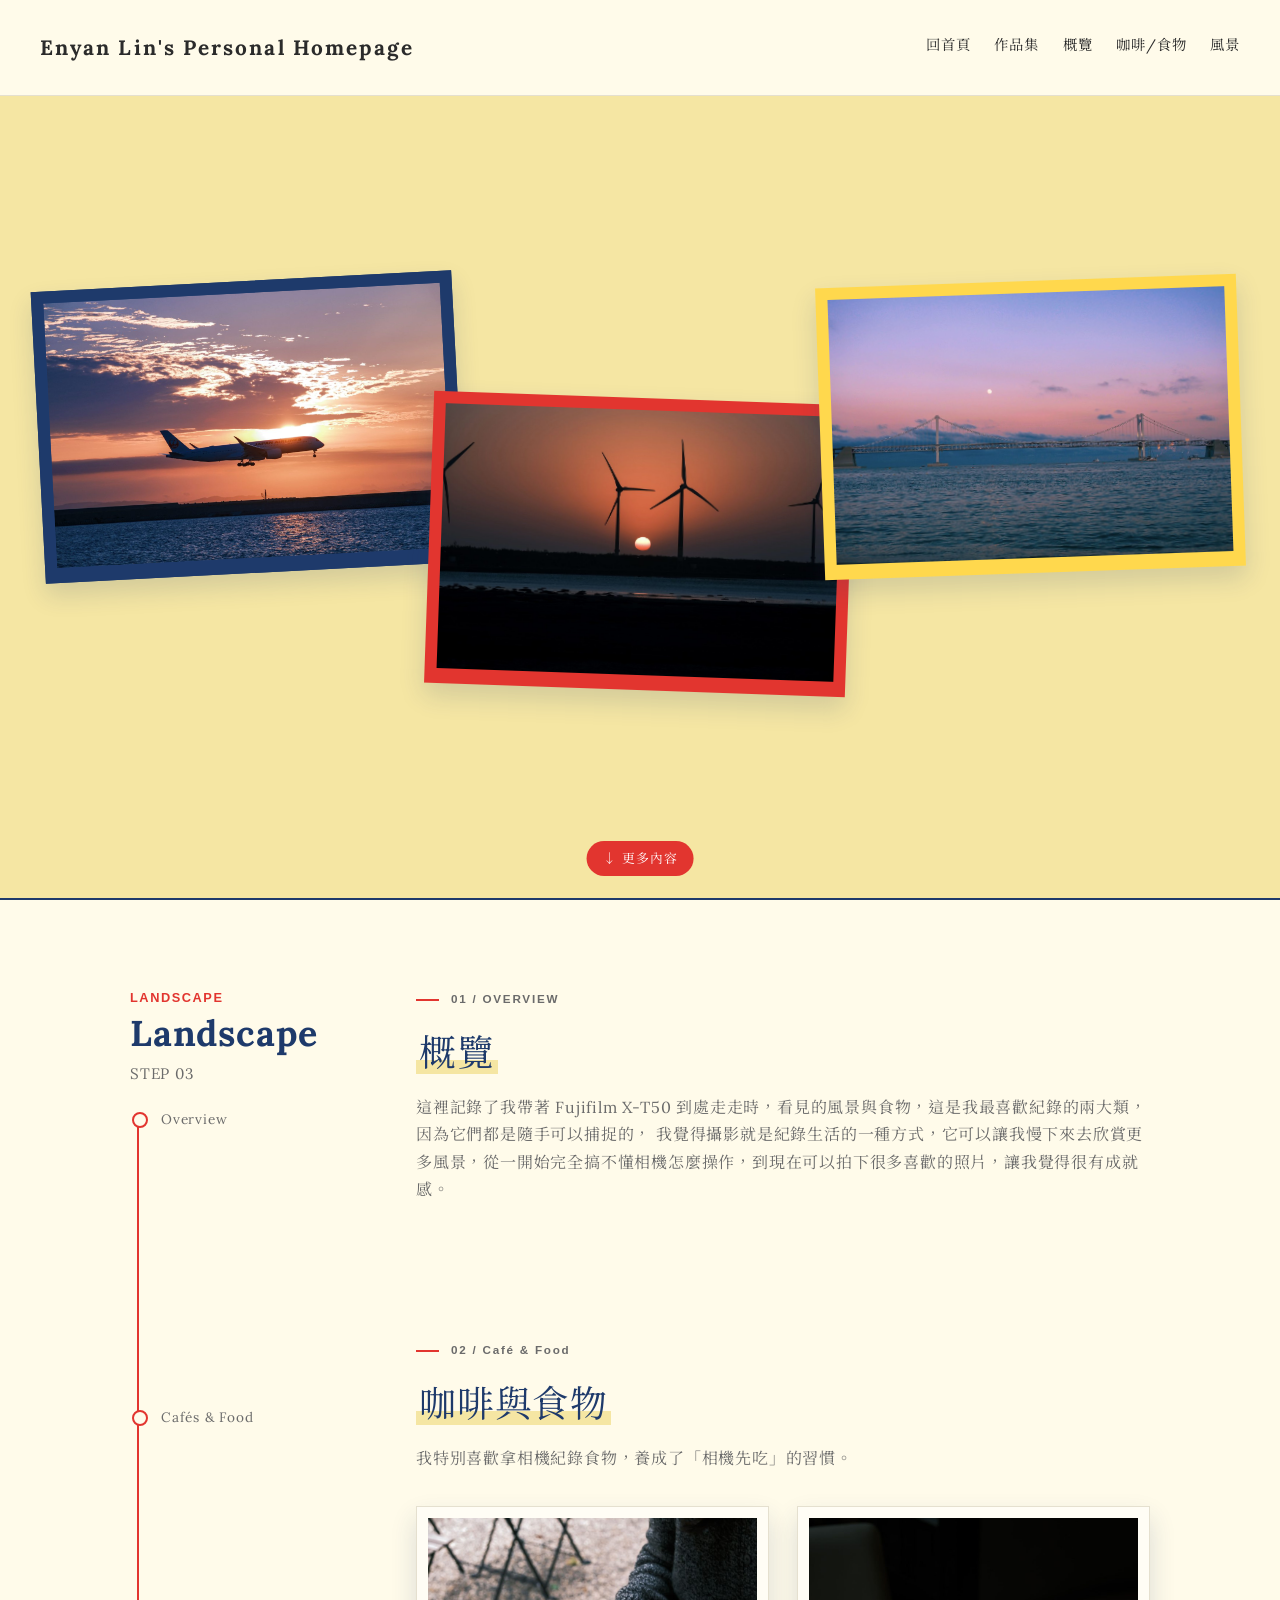
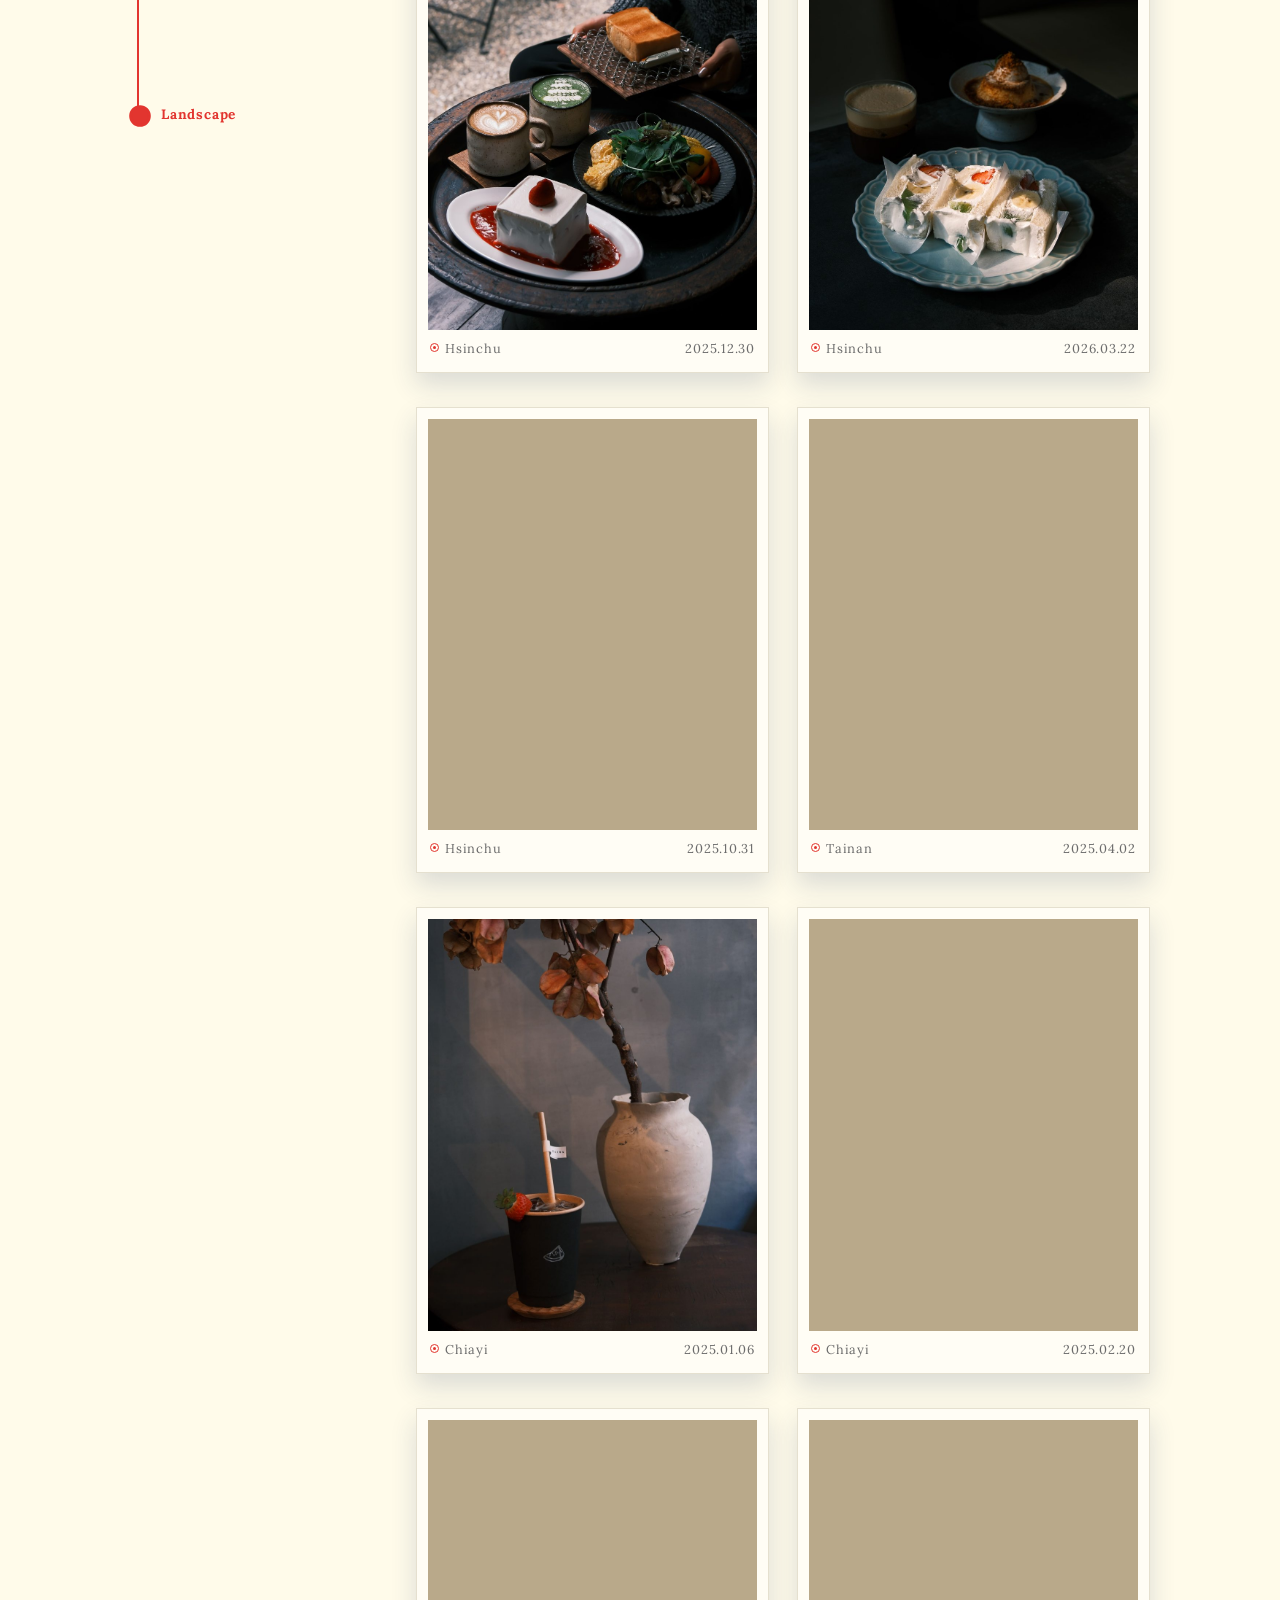
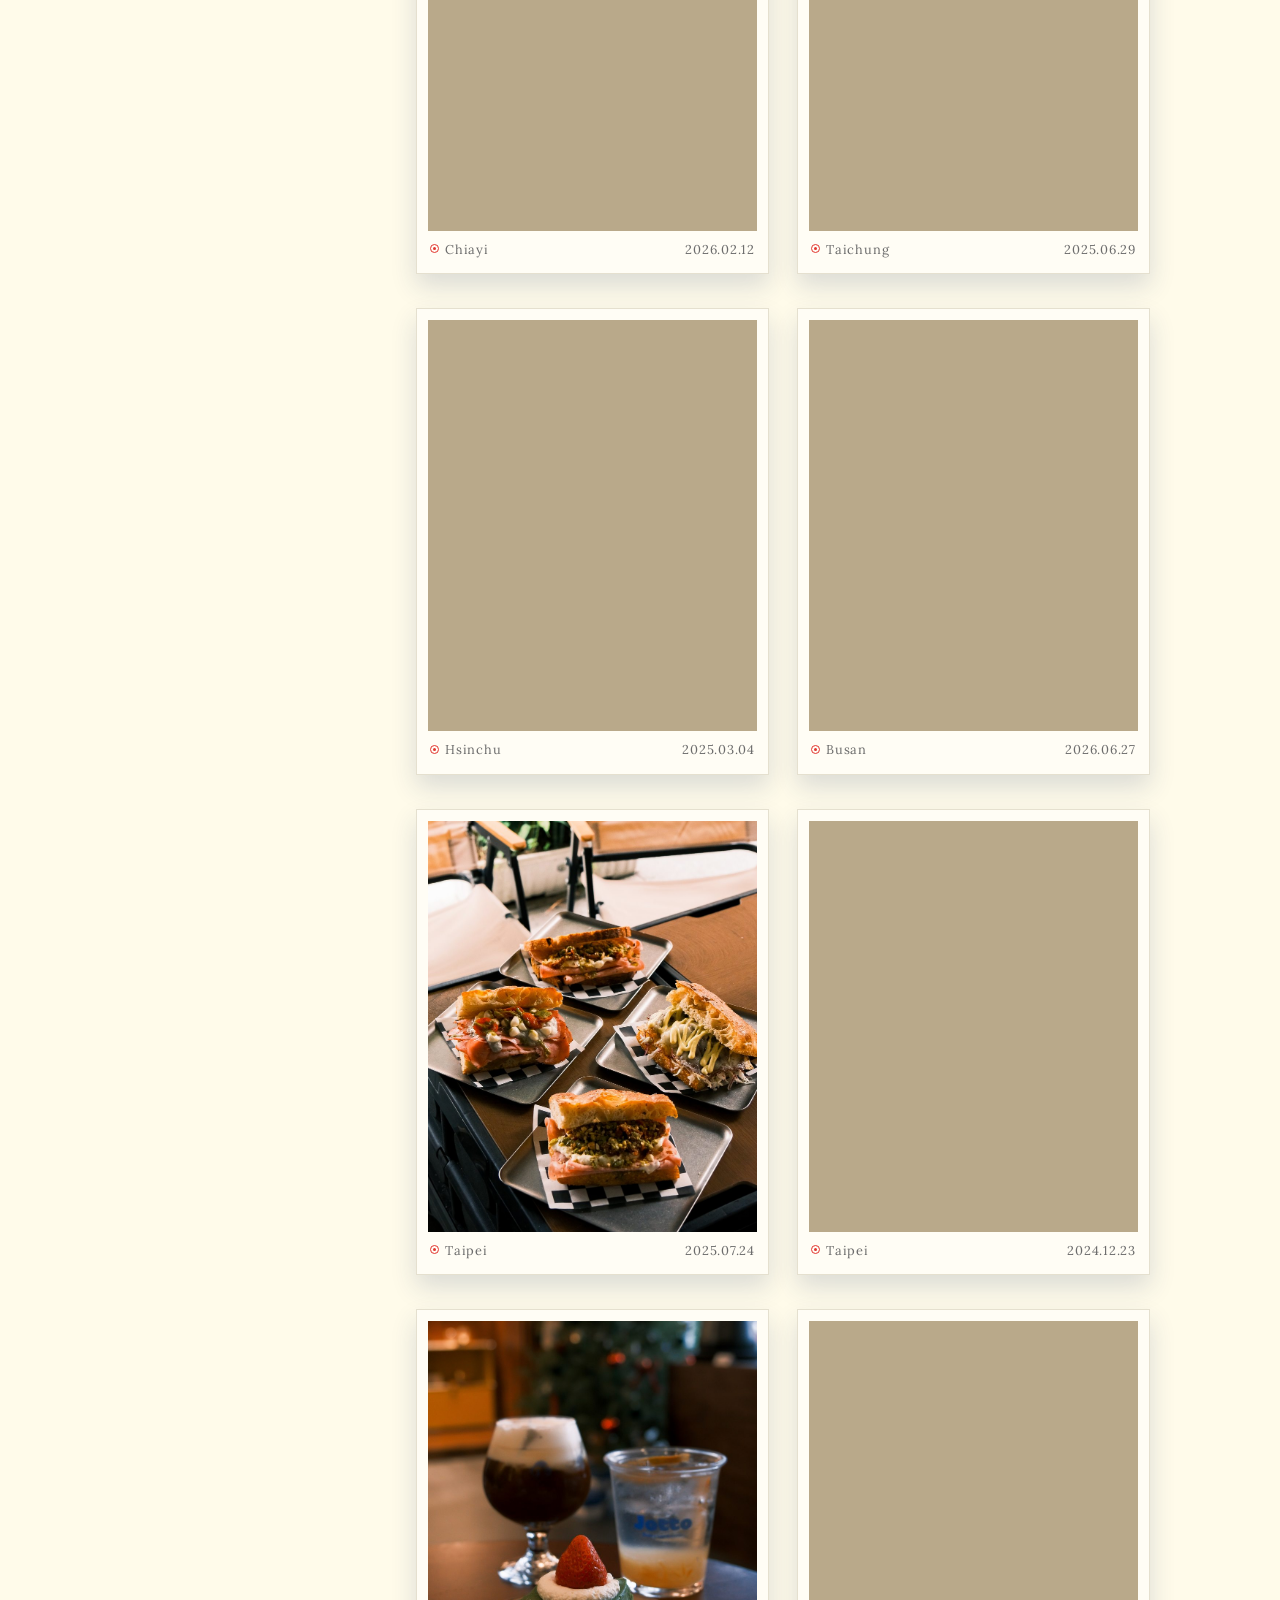
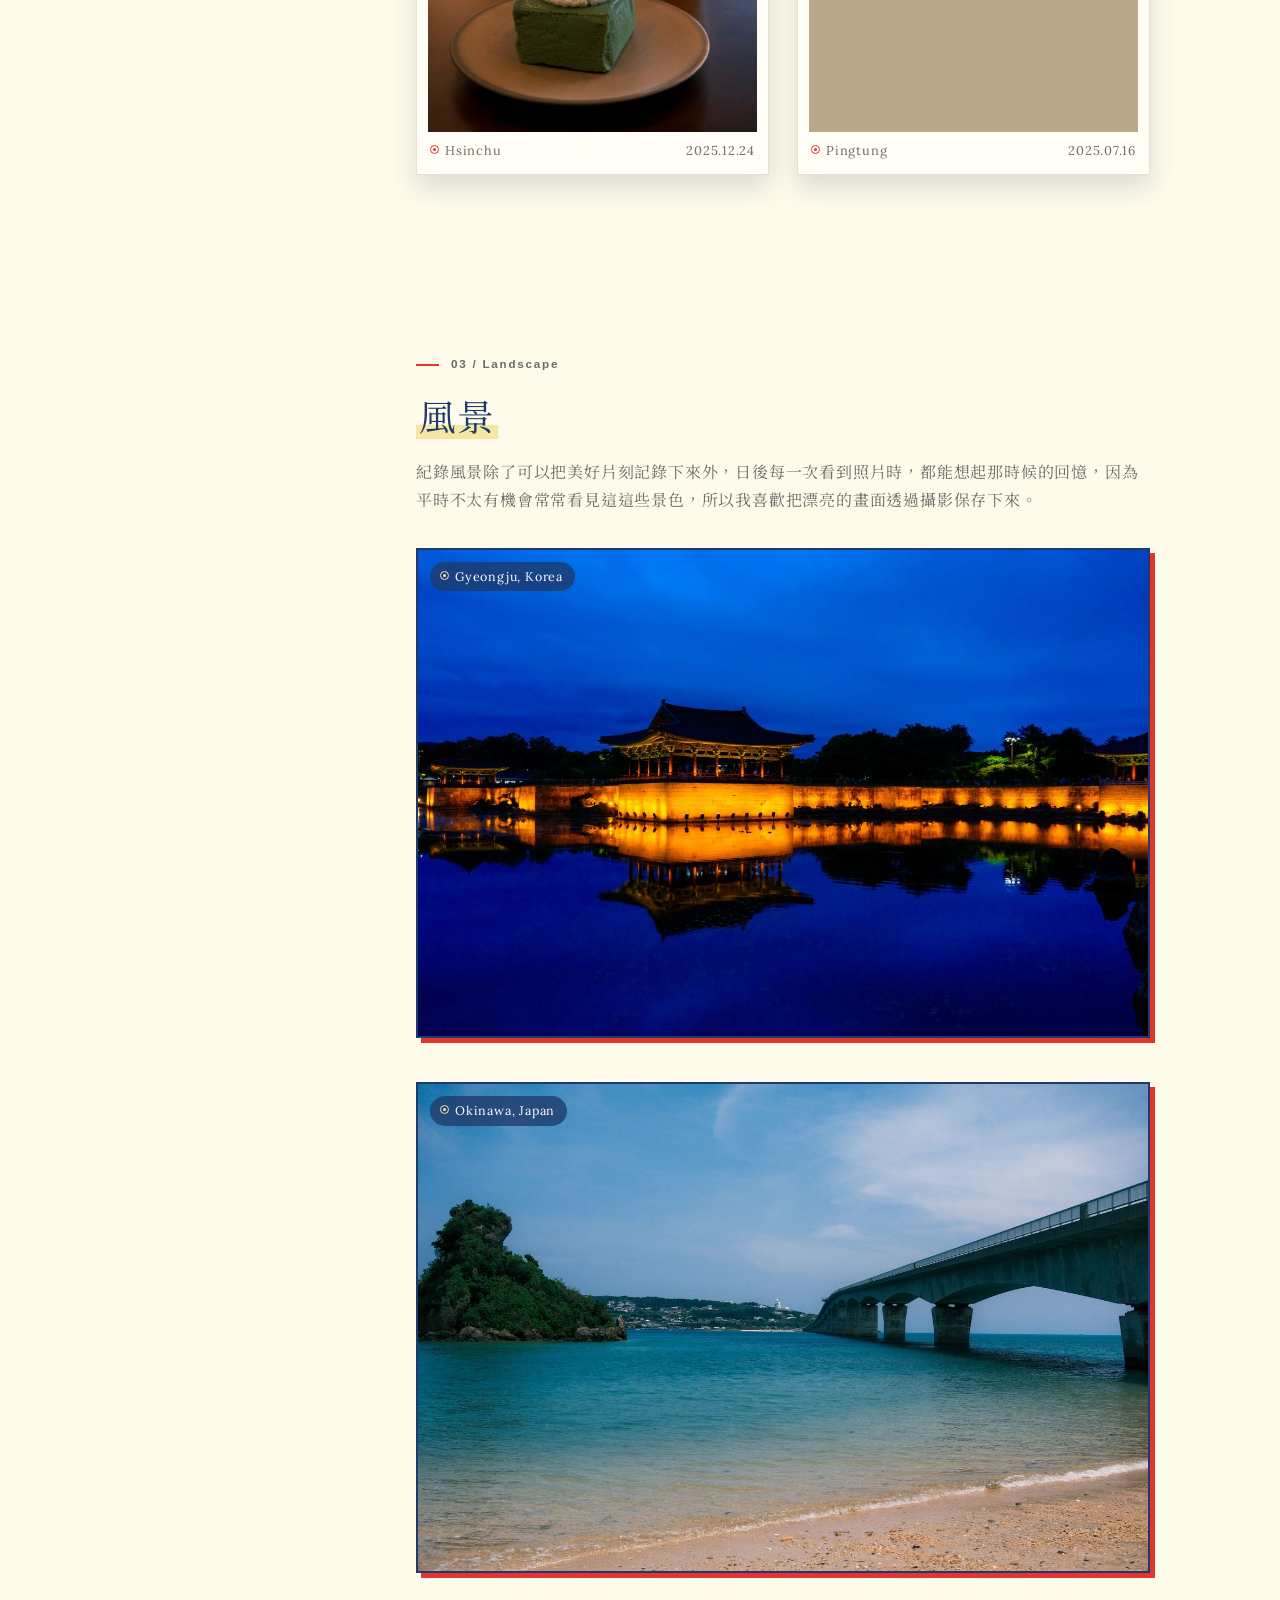
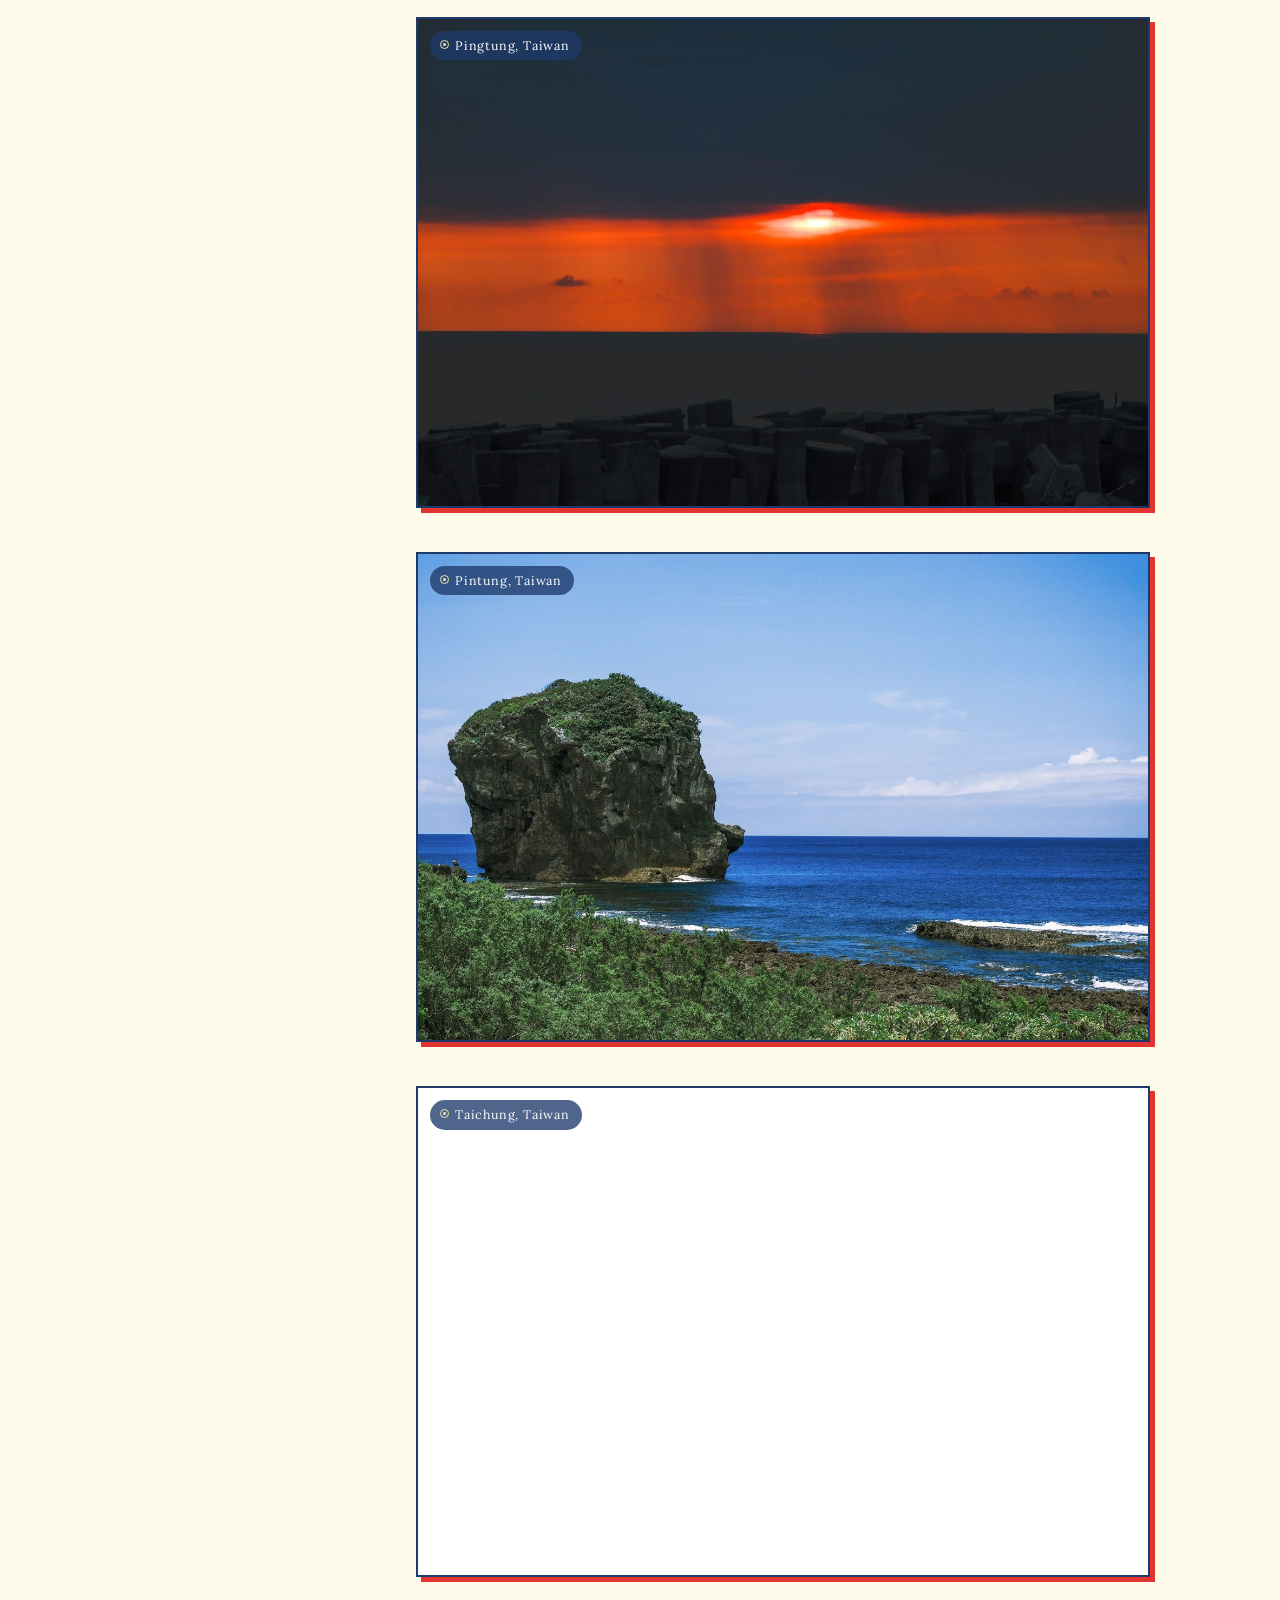
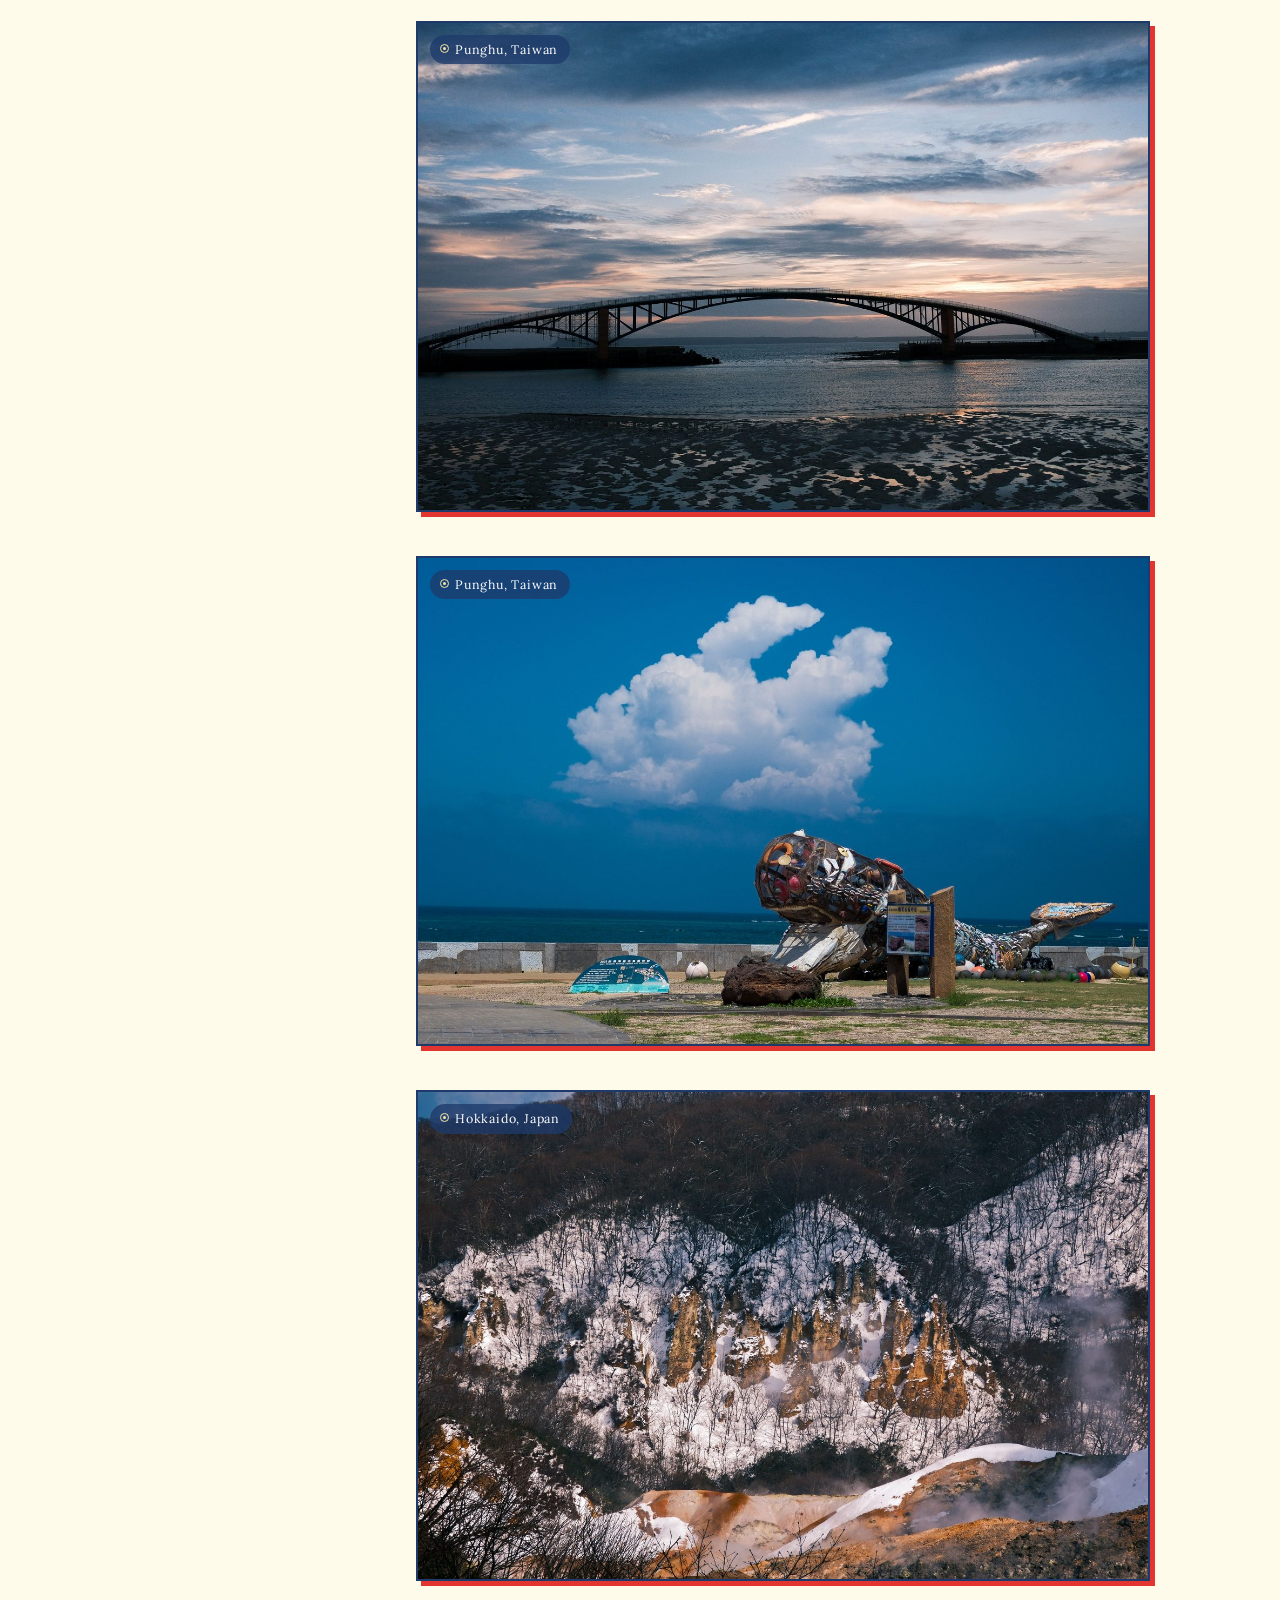
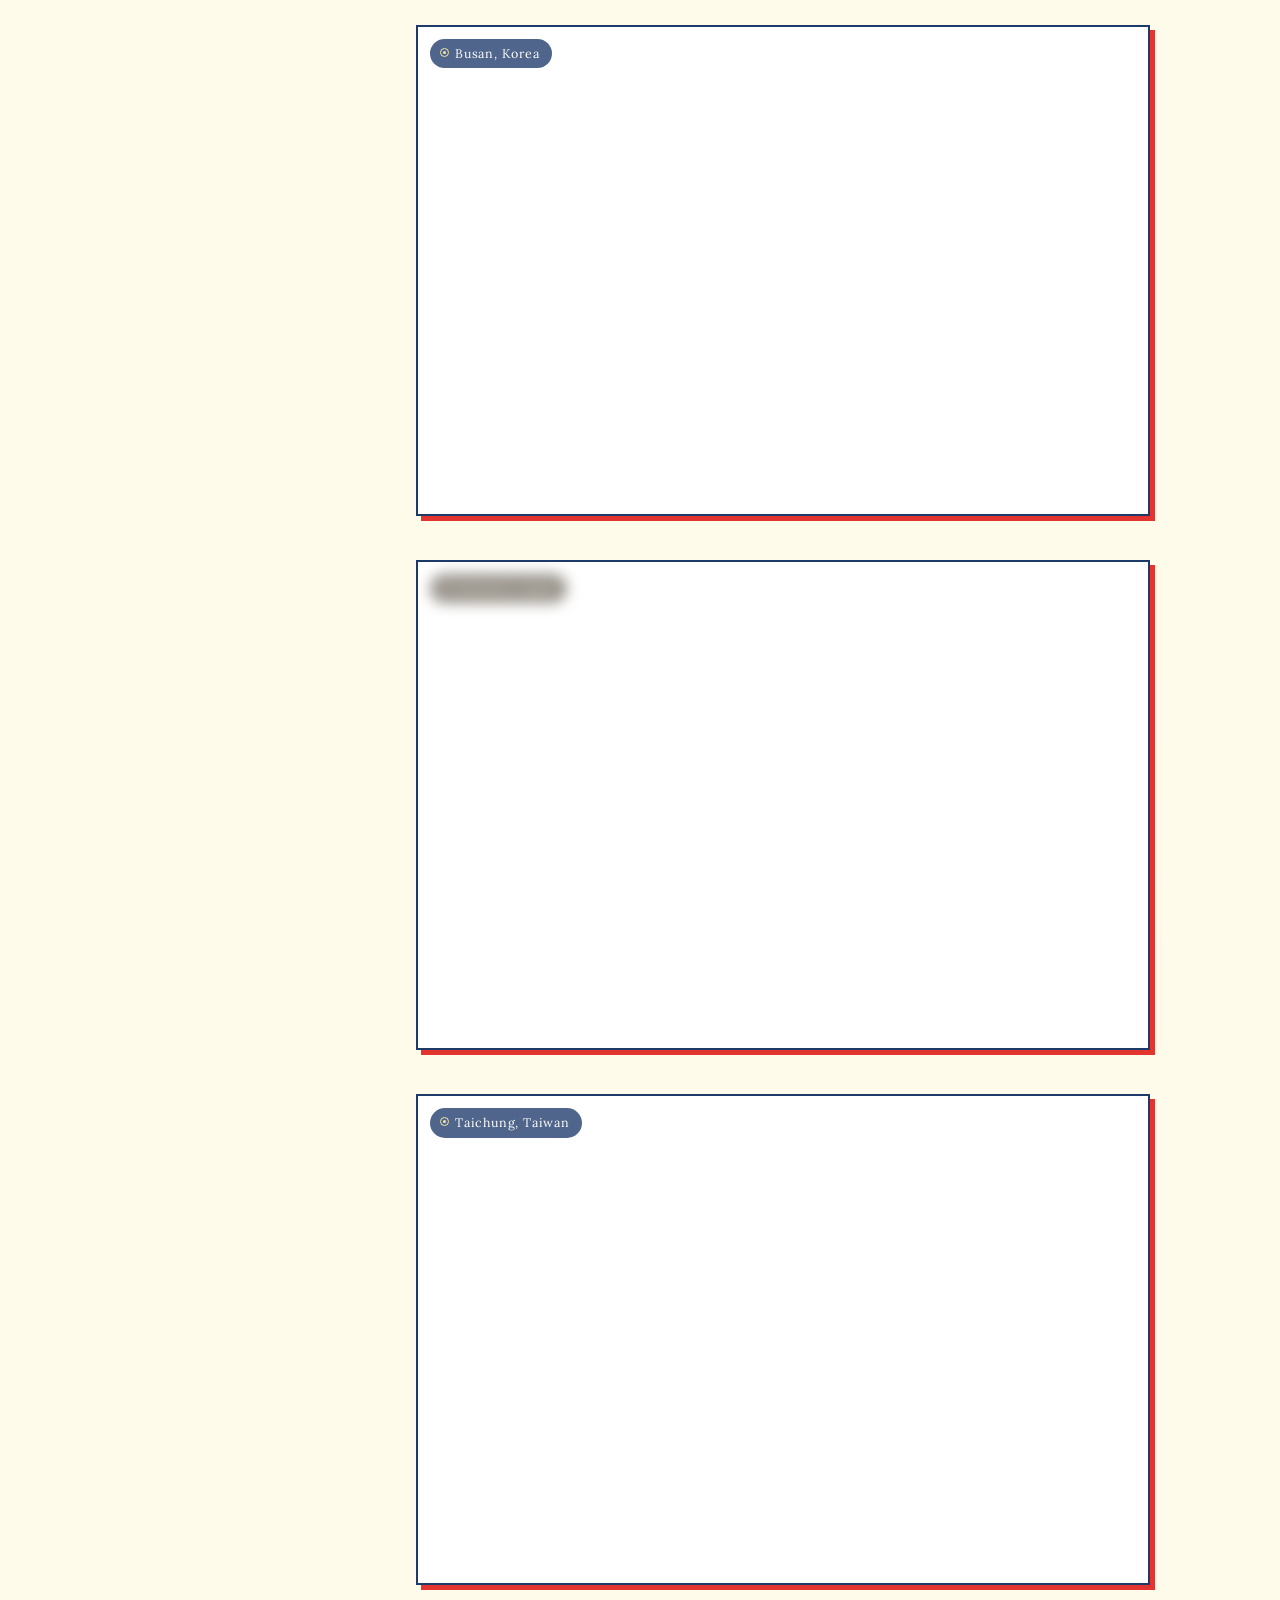
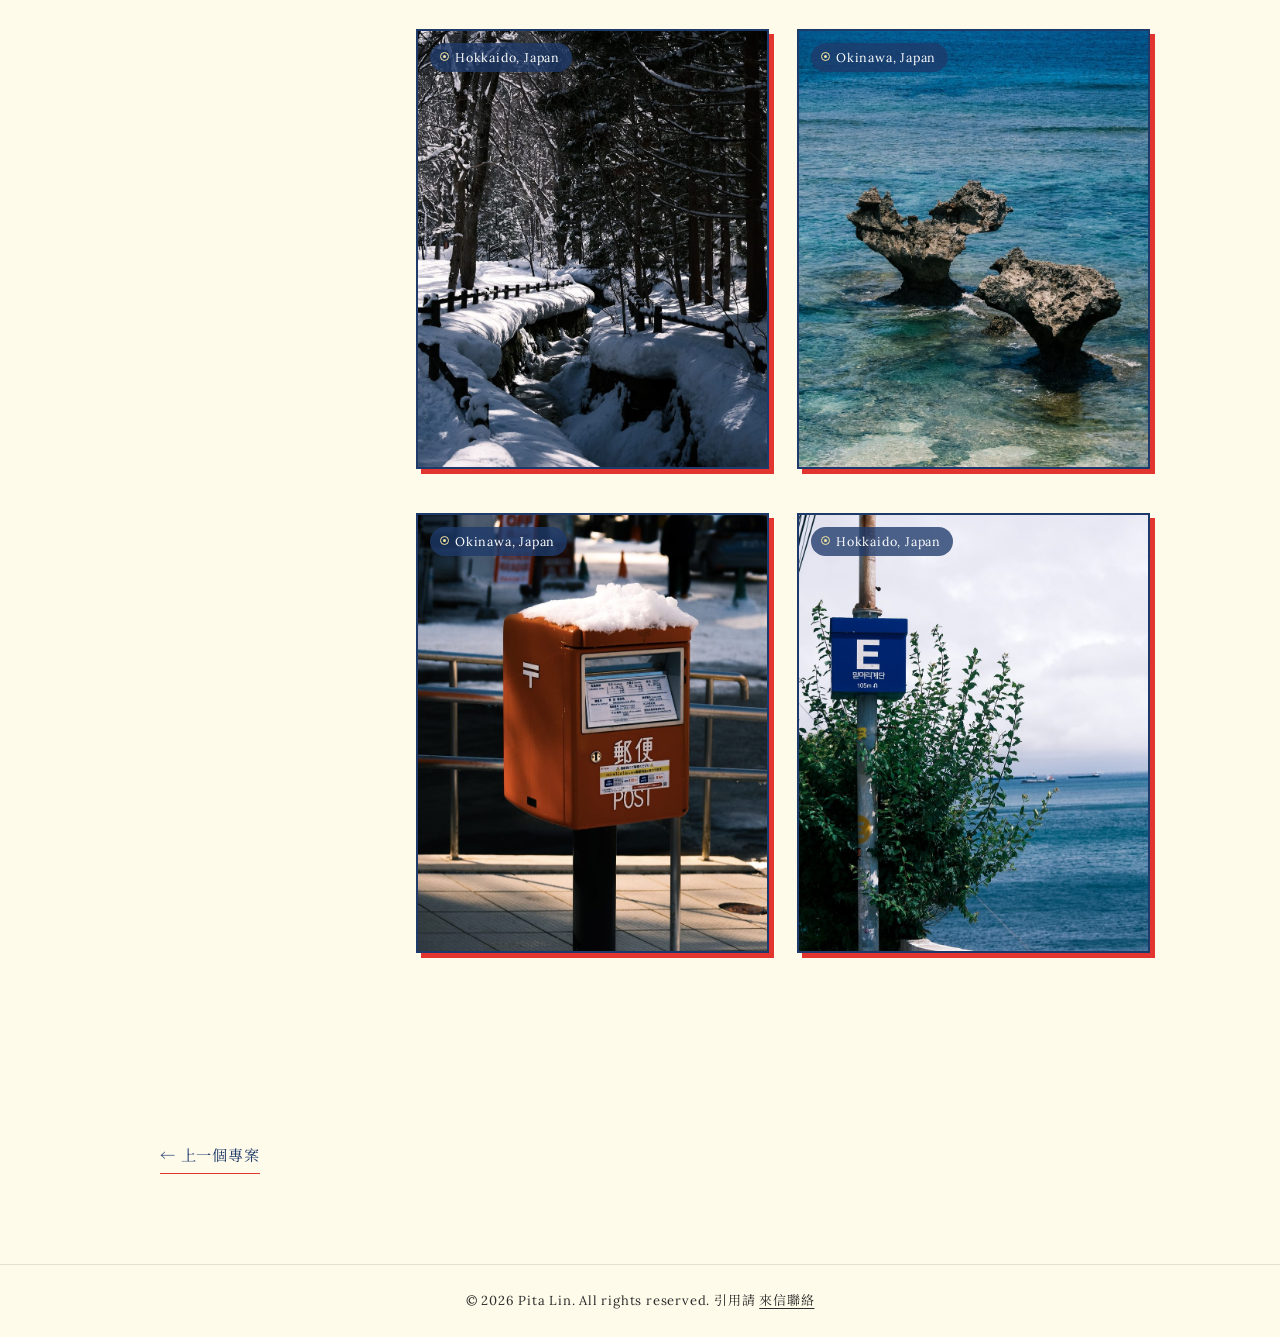
<file: photography.html>
<!DOCTYPE html>
<html lang="zh-Hant-TW">
<head>
<meta charset="UTF-8">
<meta name="viewport" content="width=device-width, initial-scale=1.0">
<title>Photography | 林恩言 Pita</title>
<script>document.documentElement.classList.add('js');</script>
<link rel="preconnect" href="https://fonts.googleapis.com">
<link rel="preconnect" href="https://fonts.gstatic.com" crossorigin>
<link href="https://fonts.googleapis.com/css2?family=Caveat:wght@500;700&family=Limelight&family=Lora:ital,wght@0,400..700;1,400..700&family=Noto+Serif+TC:wght@400;700&display=swap" rel="stylesheet">
<link rel="stylesheet" type="text/css" href="hw3-113450006.css">
<link rel="stylesheet" type="text/css" href="photography.css?v=20261027-project-nav">
</head>
<body class="page-photo">

<header class="site-header">
    <a class="logo" href="index.html">Enyan Lin's Personal Homepage</a>
    <button class="nav-toggle" aria-label="開啟選單" aria-expanded="false" aria-controls="site-nav">☰</button>
    <nav class="site-nav" id="site-nav">
        <a href="index.html#about">回首頁</a>
        <a href="index.html#projects">作品集</a>
        <a href="#overview">概覽</a>
        <a href="#cafe">咖啡/食物</a>
        <a href="#landscape">風景</a>
    </nav>
</header>

<main>
<!-- Hero：只放照片，三張疊在一起的拍立得。換成真圖後可以改成你最滿意的三張 -->
<section class="hero" id="top">
  <div class="hero-pile" aria-hidden="true">

  <figure class="pola" style="margin:0">
    <div class="shot">
      <img decoding="async" loading="eager" src="web-images/gallery/hero01.jpg" alt="Hero photo 1">
    </div>
  </figure>

  <figure class="pola" style="margin:0">
    <div class="shot">
      <img decoding="async" loading="eager" src="web-images/gallery/hero02.jpg" alt="Hero photo 2">
    </div>
  </figure>

  <figure class="pola" style="margin:0">
    <div class="shot">
      <img decoding="async" loading="eager" src="web-images/gallery/hero03.jpg" alt="Hero photo 3">
    </div>
  </figure>

</div>
  <a class="hero-down" href="#overview"><b>↓</b> 更多內容</a>
</section>

<section class="process">
<div class="tl">
  <div class="tl-rail" aria-hidden="true">
    <div class="tl-sticky">
      <p class="tl-group" id="tl-group">OVERVIEW</p>
      <div class="tl-date" id="tl-date">Overview</div>
      <p class="tl-phase" id="tl-phase">STEP 01</p>
      <div class="tl-track"><div class="tl-fill" id="tl-fill"></div><ul class="tl-dots" id="tl-dots"></ul></div>
    </div>
  </div>

  <div class="tl-items">

    <!-- 1. Overview -->
    <article class="tl-item" id="overview" data-group="OVERVIEW" data-date="Overview" data-phase="STEP 01">
      <p class="eyebrow">01 / OVERVIEW</p>
      <h2><span class="hl">概覽</span></h2>
      <p>這裡記錄了我帶著 Fujifilm X-T50 到處走走時，看見的風景與食物，這是我最喜歡紀錄的兩大類，因為它們都是隨手可以捕捉的，
          我覺得攝影就是紀錄生活的一種方式，它可以讓我慢下來去欣賞更多風景，從一開始完全搞不懂相機怎麼操作，到現在可以拍下很多喜歡的照片，讓我覺得很有成就感。</p>
    </article>

    <!-- 2. Cafés & Food -->
    <article class="tl-item" id="cafe" data-group=" FOOD " data-date="Cafés & Food" data-phase="STEP 02">
      <p class="eyebrow">02 / Café & Food</p>
      <h2><span class="hl">咖啡與食物</span></h2>
      <p>我特別喜歡拿相機紀錄食物，養成了「相機先吃」的習慣。</p>
     <div class="grid g-pola">

  <figure class="pola" style="margin:0">
    <div class="shot" style="--photo-pos:50% 80%">
      <img decoding="async" loading="lazy" src="web-images/gallery/cafe01.jpg" alt="Cafe photo 1">
    </div>
    <p class="meta">
      <span><i class="pin"></i>Hsinchu</span>
      <time>2025.12.30</time>
    </p>
  </figure>

  <figure class="pola" style="margin:0">
    <div class="shot" style="--photo-pos:50% 80%">
      <img decoding="async" loading="lazy" src="web-images/gallery/cafe02.jpg" alt="Cafe photo 2">
    </div>
    <p class="meta">
      <span><i class="pin"></i>Hsinchu</span>
      <time>2026.03.22</time>
    </p>
  </figure>

  <figure class="pola" style="margin:0">
    <div class="shot" style="--photo-pos:50% 90%">
      <img decoding="async" loading="lazy" src="web-images/gallery/cafe03.jpg" alt="Cafe photo 3">
    </div>
    <p class="meta">
      <span><i class="pin"></i>Hsinchu</span>
      <time>2025.10.31</time>
    </p>
  </figure>

  <figure class="pola" style="margin:0">
    <div class="shot" style="--photo-pos:50% 85%">
      <img decoding="async" loading="lazy" src="web-images/gallery/cafe04.jpg" alt="Cafe photo 4">
    </div>
    <p class="meta">
      <span><i class="pin"></i>Tainan</span>
      <time>2025.04.02</time>
    </p>
  </figure>

     <figure class="pola" style="margin:0">
    <div class="shot" style="--photo-pos:50% 95%">
      <img decoding="async" loading="lazy" src="web-images/gallery/cafe05.jpg" alt="Cafe photo 5">
    </div>
    <p class="meta">
      <span><i class="pin"></i>Chiayi</span>
      <time>2025.01.06</time>
    </p>
  </figure>

         <figure class="pola" style="margin:0">
    <div class="shot" style="--photo-pos:50% 80%">
      <img decoding="async" loading="lazy" src="web-images/gallery/cafe06.jpg" alt="Cafe photo 6">
    </div>
    <p class="meta">
      <span><i class="pin"></i>Chiayi</span>
      <time>2025.02.20</time>
    </p>
  </figure>
         
         <figure class="pola" style="margin:0">
    <div class="shot" style="--photo-pos:60% 50%">
      <img decoding="async" loading="lazy" src="web-images/gallery/cafe07.jpg" alt="Cafe photo 7">
    </div>
    <p class="meta">
      <span><i class="pin"></i>Chiayi</span>
      <time>2026.02.12</time>
    </p>
  </figure>
         
         <figure class="pola" style="margin:0">
    <div class="shot" style="--photo-pos:50% 80%">
      <img decoding="async" loading="lazy" src="web-images/gallery/cafe08.jpg" alt="Cafe photo 8">
    </div>
    <p class="meta">
      <span><i class="pin"></i>Taichung</span>
      <time>2025.06.29</time>
    </p>
  </figure>
         
         <figure class="pola" style="margin:0">
    <div class="shot" style="--photo-pos:50% 90%">
      <img decoding="async" loading="lazy" src="web-images/gallery/cafe09.jpg" alt="Cafe photo 9">
    </div>
    <p class="meta">
      <span><i class="pin"></i>Hsinchu</span>
      <time>2025.03.04</time>
    </p>
  </figure>
         
         <figure class="pola" style="margin:0">
    <div class="shot" style="--photo-pos:50% 90%">
      <img decoding="async" loading="lazy" src="web-images/gallery/cafe10.jpg" alt="Cafe photo 10">
    </div>
    <p class="meta">
      <span><i class="pin"></i>Busan</span>
      <time>2026.06.27</time>
    </p>
  </figure>

         <figure class="pola" style="margin:0">
    <div class="shot" style="--photo-pos:50% 95%">
      <img decoding="async" loading="lazy" src="web-images/gallery/cafe11.jpg" alt="Cafe photo 11">
    </div>
    <p class="meta">
      <span><i class="pin"></i>Taipei</span>
      <time>2025.07.24</time>
    </p>
  </figure>
         
         <figure class="pola" style="margin:0">
    <div class="shot" style="--photo-pos:50% 75%">
      <img decoding="async" loading="lazy" src="web-images/gallery/cafe12.jpg" alt="Cafe photo 12">
    </div>
    <p class="meta">
      <span><i class="pin"></i>Taipei</span>
      <time>2024.12.23</time>
    </p>
  </figure>

         <figure class="pola" style="margin:0">
    <div class="shot" style="--photo-pos:50% 90%">
      <img decoding="async" loading="lazy" src="web-images/gallery/cafe13.jpg" alt="Cafe photo 13">
    </div>
    <p class="meta">
      <span><i class="pin"></i>Hsinchu</span>
      <time>2025.12.24</time>
    </p>
  </figure>

         <figure class="pola" style="margin:0">
    <div class="shot" style="--photo-pos:50% 80%">
      <img decoding="async" loading="lazy" src="web-images/gallery/cafe14.jpg" alt="Cafe photo 14">
    </div>
    <p class="meta">
      <span><i class="pin"></i>Pingtung</span>
      <time>2025.07.16</time>
    </p>
  </figure>
</div>

    </article>

    <!-- 3. Landscape：橫幅 + 底片日期戳記 -->
    <article class="tl-item" id="landscape" data-group="LANDSCAPE" data-date="Landscape" data-phase="STEP 03">
      <p class="eyebrow">03 / Landscape</p>
      <h2><span class="hl">風景</span></h2>
      <p>紀錄風景除了可以把美好片刻記錄下來外，日後每一次看到照片時，都能想起那時候的回憶，因為平時不太有機會常常看見這這些景色，所以我喜歡把漂亮的畫面透過攝影保存下來。</p>
      <div class="grid g-wide">

  <figure style="margin:0">
    <div class="sig">
      <div class="shot" style="--ar:3/2">
        <img decoding="async" loading="lazy" src="web-images/gallery/landscape01.jpg" alt="Landscape photo 1">
        <span class="chip"><i class="pin"></i>Gyeongju, Korea</span>
      </div>
    </div>
  </figure>

  <figure style="margin:0">
    <div class="sig">
      <div class="shot" style="--ar:3/2">
        <img decoding="async" loading="lazy" src="web-images/gallery/landscape02.jpg" alt="Landscape photo 2">
        <span class="chip"><i class="pin"></i>Okinawa, Japan</span>
      </div>
    </div>

  </figure>

           <figure style="margin:0">
    <div class="sig">
      <div class="shot" style="--ar:3/2">
        <img decoding="async" loading="lazy" src="web-images/gallery/landscape03.jpg" alt="Landscape photo 3">
        <span class="chip"><i class="pin"></i>Pingtung, Taiwan</span>
      </div>
    </div>
  </figure>

           <figure style="margin:0">
    <div class="sig">
      <div class="shot" style="--ar:3/2">
        <img decoding="async" loading="lazy" src="web-images/gallery/landscape04.jpg" alt="Landscape photo 4">
        <span class="chip"><i class="pin"></i>Pintung, Taiwan</span>
      </div>
    </div>
  </figure>
        
           <figure style="margin:0">
    <div class="sig">
      <div class="shot" style="--ar:3/2">
        <img decoding="async" loading="lazy" src="web-images/gallery/landscape05.jpg" alt="Landscape photo 5">
        <span class="chip"><i class="pin"></i>Taichung, Taiwan</span>
      </div>
    </div>
  </figure>

           <figure style="margin:0">
    <div class="sig">
      <div class="shot" style="--ar:3/2">
        <img decoding="async" loading="lazy" src="web-images/gallery/landscape06.jpg" alt="Landscape photo 6">
        <span class="chip"><i class="pin"></i>Punghu, Taiwan</span>
      </div>
    </div>
  </figure>

           <figure style="margin:0">
    <div class="sig">
      <div class="shot" style="--ar:3/2">
        <img decoding="async" loading="lazy" src="web-images/gallery/landscape07.jpg" alt="Landscape photo 7">
        <span class="chip"><i class="pin"></i>Punghu, Taiwan</span>
      </div>
    </div>
  </figure>

           <figure style="margin:0">
    <div class="sig">
      <div class="shot" style="--ar:3/2">
        <img decoding="async" loading="lazy" src="web-images/gallery/landscape08.jpg" alt="Landscape photo 8">
        <span class="chip"><i class="pin"></i>Hokkaido, Japan</span>
      </div>
    </div>
  </figure>

           <figure style="margin:0">
    <div class="sig">
      <div class="shot" style="--ar:3/2">
        <img decoding="async" loading="lazy" src="web-images/gallery/landscape09.jpg" alt="Landscape photo 9">
        <span class="chip"><i class="pin"></i>Busan, Korea</span>
      </div>
    </div>
  </figure>

           <figure style="margin:0">
    <div class="sig">
      <div class="shot" style="--ar:3/2">
        <img decoding="async" loading="lazy" src="web-images/gallery/landscape10.jpg" alt="Landscape photo 10">
        <span class="chip"><i class="pin"></i>Okinawa, Japan</span>
      </div>
    </div>
  </figure>

           <figure style="margin:0">
    <div class="sig">
      <div class="shot" style="--ar:3/2">
        <img decoding="async" loading="lazy" src="web-images/gallery/landscape11.jpg" alt="Landscape photo 11">
        <span class="chip"><i class="pin"></i>Taichung, Taiwan</span>
      </div>
    </div>
  </figure>

           <figure class="landscape-portrait" style="margin:0">
    <div class="sig">
      <div class="shot" style="--ar:4/5">
        <img decoding="async" loading="lazy" src="web-images/gallery/landscape12.jpg" alt="Landscape photo 12">
        <span class="chip"><i class="pin"></i>Hokkaido, Japan</span>
      </div>
    </div>
  </figure>

  <figure class="landscape-portrait" style="margin:0">
    <div class="sig">
      <div class="shot" style="--ar:4/5">
        <img decoding="async" loading="lazy" src="web-images/gallery/landscape13.jpg" alt="Landscape photo 13">
        <span class="chip"><i class="pin"></i>Okinawa, Japan</span>
      </div>
    </div>
  </figure>

  <figure class="landscape-portrait" style="margin:0">
    <div class="sig">
      <div class="shot" style="--ar:4/5">
        <img decoding="async" loading="lazy" src="web-images/gallery/landscape14.jpg" alt="Landscape photo 14">
        <span class="chip"><i class="pin"></i>Okinawa, Japan</span>
      </div>
    </div>
  </figure>

  <figure class="landscape-portrait" style="margin:0">
    <div class="sig">
      <div class="shot" style="--ar:4/5">
        <img decoding="async" loading="lazy" src="web-images/gallery/landscape15.jpg" alt="Landscape photo 15">
        <span class="chip"><i class="pin"></i>Hokkaido, Japan</span>
      </div>
    </div>
  </figure>
</div>
    </article>
  </div>
</div>
</section>
</main>

<nav class="fnav" aria-label="專案切換">
  <a href="compositing.html">← 上一個專案</a>
</nav>

<footer class="site-footer">
    <p>&copy; 2026 Pita Lin. All rights reserved. 引用請 <a href="mailto:enyanlin916@gmail.com">來信聯絡</a></p>
</footer>

<div class="lb" id="lb" hidden role="dialog" aria-modal="true" aria-label="放大檢視照片">
  <figure class="lb-fig"><div class="lb-pic" id="lb-pic"></div><figcaption class="lb-cap" id="lb-cap"></figcaption></figure>
  <button type="button" class="lb-btn lb-x" id="lb-x" aria-label="關閉">✕</button>
  <button type="button" class="lb-btn lb-prev" id="lb-prev" aria-label="上一張">←</button>
  <button type="button" class="lb-btn lb-next" id="lb-next" aria-label="下一張">→</button>
</div>

<script>
(function(){
  var reduce=matchMedia('(prefers-reduced-motion: reduce)').matches;
  var root=document.documentElement,header=document.querySelector('.site-header');
  function setHeaderHeight(){root.style.setProperty('--hh',(header?header.offsetHeight:90)+'px')}
  setHeaderHeight();
  addEventListener('resize',setHeaderHeight);
  addEventListener('load',setHeaderHeight);
  if(document.fonts&&document.fonts.ready)document.fonts.ready.then(setHeaderHeight);
  var toggle=document.querySelector('.nav-toggle'),navEl=document.getElementById('site-nav');
  if(toggle&&navEl){
    toggle.addEventListener('click',function(){
      var o=navEl.classList.toggle('open');
      toggle.setAttribute('aria-expanded',String(o));
      toggle.textContent=o?'\u2715':'\u2630';
      setHeaderHeight();
    });
    navEl.addEventListener('click',function(e){
      if(e.target.tagName==='A'&&navEl.classList.contains('open')){
        navEl.classList.remove('open');
        toggle.setAttribute('aria-expanded','false');
        toggle.textContent='\u2630';
        setHeaderHeight();
      }
    });
  }
  var items=[].slice.call(document.querySelectorAll('.tl-item')),
      dotsEl=document.getElementById('tl-dots'),dateEl=document.getElementById('tl-date'),
      phaseEl=document.getElementById('tl-phase'),groupEl=document.getElementById('tl-group'),
      fillEl=document.getElementById('tl-fill'),dots=[],cur=-1;
  items.forEach(function(it){
    var li=document.createElement('li'),s=document.createElement('span');
    s.textContent=it.dataset.date;li.appendChild(s);
    li.addEventListener('click',function(){it.scrollIntoView({behavior:reduce?'auto':'smooth',block:'start'})});
    dotsEl.appendChild(li);dots.push(li);
  });
  function activate(i){
    if(i===cur||i<0)return;cur=i;
    dots.forEach(function(d,k){d.classList.toggle('active',k===i);d.classList.toggle('done',k<i)});
    fillEl.style.height=(items.length>1?i/(items.length-1)*100:0)+'%';
    dateEl.classList.remove('swap');void dateEl.offsetWidth;dateEl.classList.add('swap');
    dateEl.textContent=items[i].dataset.date;
    groupEl.textContent=items[i].dataset.group||'';
    phaseEl.textContent=items[i].dataset.phase;
  }
  activate(0);
  if('IntersectionObserver' in window){
    var io=new IntersectionObserver(function(es){
      es.forEach(function(e){if(e.isIntersecting)activate(items.indexOf(e.target))});
    },{rootMargin:'-45% 0px -45% 0px'});
    items.forEach(function(el){io.observe(el)});
  }

  /* ===== 特效 ===== */
  var shots=[].slice.call(document.querySelectorAll('.tl-items .grid .shot'));

  /* 1. 照片滑到時像底片顯影：從泛黃模糊變清楚 */
  if(!reduce&&'IntersectionObserver' in window){
    var dv=new IntersectionObserver(function(es){
      es.forEach(function(e){if(e.isIntersecting){e.target.classList.add('dev-in');dv.unobserve(e.target)}});
    },{threshold:.25});
    shots.forEach(function(s,i){s.classList.add('dev');s.style.transitionDelay=((i%3)*.12)+'s';dv.observe(s)});
  }

  /* 2. Hero 拍立得跟著滑鼠輕微飄移 */
  var hero=document.querySelector('.hero'),pile=document.querySelector('.hero-pile');
  if(!reduce&&hero&&pile&&matchMedia('(hover:hover)').matches){
    var ps=[].slice.call(pile.children),depth=[10,22,34];
    hero.addEventListener('mousemove',function(e){
      var r=hero.getBoundingClientRect(),x=(e.clientX-r.left)/r.width-.5,y=(e.clientY-r.top)/r.height-.5;
      ps.forEach(function(p,i){p.style.setProperty('--mx',(x*depth[i]).toFixed(1)+'px');p.style.setProperty('--my',(y*depth[i]).toFixed(1)+'px')});
    });
    hero.addEventListener('mouseleave',function(){
      ps.forEach(function(p){p.style.setProperty('--mx','0px');p.style.setProperty('--my','0px')});
    });
  }

  /* 3. 點照片放大：快門閃光，可用左右鍵切換、Esc 關閉 */
  var lb=document.getElementById('lb'),pic=document.getElementById('lb-pic'),capEl=document.getElementById('lb-cap'),
      closeBtn=document.getElementById('lb-x'),idx=0,lastFocus=null;

  function show(i){
    idx=(i+shots.length)%shots.length;
    var s=shots[idx],img=s.querySelector('img'),r=s.getBoundingClientRect();
    var ratio=img&&img.naturalWidth?img.naturalWidth/img.naturalHeight:r.width/r.height;
    var w=Math.min(860,innerWidth*.88,innerHeight*.7*ratio);
    pic.style.width=w+'px';pic.style.height=(w/ratio)+'px';
    pic.innerHTML='';
    if(img){var c=img.cloneNode();c.removeAttribute('class');pic.appendChild(c);pic.style.background='#000'}
    else{pic.style.background=getComputedStyle(s).backgroundColor}
    var f=s.closest('figure'),note=f.querySelector('.note'),meta=f.querySelector('.meta'),place='',time='';
    if(meta){
      place=meta.querySelector('span').textContent;
      var t=meta.querySelector('time'),sm=t.querySelector('small');
      time=t.childNodes[0].textContent+(sm?' '+sm.textContent:'');
    }else{
      var chip=s.querySelector('.chip'),st=s.querySelector('.stamp');
      place=chip?chip.textContent:'';time=st?st.textContent:'';
    }
    capEl.innerHTML='';
    var n=document.createElement('span');n.className='n';n.textContent=note?note.textContent:'';
    var m=document.createElement('span');m.textContent=[place,time].filter(Boolean).join('　·　');
    capEl.appendChild(n);capEl.appendChild(m);
  }
  function openLb(i){
    lastFocus=document.activeElement;
    lb.hidden=false;document.body.style.overflow='hidden';
    show(i);
    if(!reduce){lb.classList.remove('flash');void lb.offsetWidth;lb.classList.add('flash')}
    closeBtn.focus();
  }
  function closeLb(){
    lb.hidden=true;document.body.style.overflow='';
    if(lastFocus)lastFocus.focus();
  }
  shots.forEach(function(s,i){
    s.tabIndex=0;s.setAttribute('role','button');s.setAttribute('aria-label','放大照片');
    s.addEventListener('click',function(){openLb(i)});
    s.addEventListener('keydown',function(e){if(e.key==='Enter'||e.key===' '){e.preventDefault();openLb(i)}});
  });
  closeBtn.addEventListener('click',closeLb);
  document.getElementById('lb-prev').addEventListener('click',function(){show(idx-1)});
  document.getElementById('lb-next').addEventListener('click',function(){show(idx+1)});
  lb.addEventListener('click',function(e){if(e.target===lb)closeLb()});
  document.addEventListener('keydown',function(e){
    if(lb.hidden)return;
    if(e.key==='Escape')closeLb();
    else if(e.key==='ArrowLeft')show(idx-1);
    else if(e.key==='ArrowRight')show(idx+1);
  });
  addEventListener('resize',function(){if(!lb.hidden)show(idx)});
})();
</script>
</body>
</html>
</file>
<file: hw3-113450006.css>
/* ==============================
   VARIABLES
================================ */
:root {
    /* 主色(色碼為近似值,可自行調整) */
    --blue:   #1E3A6B;   /* marine blue  */
    --red:    #E2352F;   /* bright red   */
    --yellow: #F5E6A3;   /* butter yellow */

    /* 內容區 */
    --bg: #FFFBEA;
    --text: #2b2b2b;
    --muted: #6b6b6b;
    --border: #e5e0cf;

    --header-height: 90px;
}

* {
    margin: 0;
    padding: 0;
    box-sizing: border-box;
}
html {
    scroll-behavior: smooth;
}
body {
    background-color: var(--bg);
    color: var(--text);
    font-family: "Lora", "Noto Serif TC", serif;
    -webkit-font-smoothing: antialiased;
    letter-spacing: 0.05em;
    line-height: 1.7;
}
a {
    color: var(--text);
    text-decoration: none;
    transition: opacity 0.3s ease, color 0.3s ease;
}
a:hover {
    opacity: 0.6;
}
::selection {
    background: var(--red);
    color: #fff;
}
.container {
    max-width: 960px;
    margin: 0 auto;
    padding: 0 40px;
}

section[id] {
    scroll-margin-top: var(--header-height);
}

/* ==============================
   HERO SECTION (深藍底 + 黃字)
================================ */
.hero-section {
    width: 100%;
    height: 100vh;
    min-height: 600px;
    display: flex;
    flex-direction: column;
    justify-content: center;
    align-items: center;
    background-color: var(--blue);
    background-image:
        linear-gradient(to right, rgba(245, 230, 163, 0.08) 1px, transparent 1px),
        linear-gradient(to bottom, rgba(245, 230, 163, 0.08) 1px, transparent 1px);
    background-size: 40px 40px;
    position: relative;
    overflow: hidden;
    isolation: isolate;
    border-bottom: 2px solid var(--yellow);
}

.falling-elements {
    position: absolute;
    inset: 0;
    overflow: hidden;
    pointer-events: none;
    z-index: 0;
}

.hero-content,
.scroll-down {
    position: relative;
    z-index: 1;
}

.hero-content {
    text-align: center;
    will-change: transform;
}

/* Doodles */
.doodle {
    position: absolute;
    top: -60px;
    display: block;
    line-height: 1;
    opacity: 0;
    animation:
        doodle-fall 1.8s ease-out forwards,
        doodle-float 3.5s ease-in-out 2s infinite;
}
/* Render homepage decorations as SVG rather than font glyphs/emoji. */
.doodle svg {
    display: block;
    width: 1em;
    height: 1em;
    overflow: visible;
}

.doodle-star    { left: 12%; --resting-top: 18%; font-size: 34px; color: var(--yellow); animation-delay: 0.2s, 2.2s; }
.doodle-flower  { left: 25%; --resting-top: 32%; font-size: 30px; color: var(--red);    animation-delay: 0.7s, 2.7s; }
.doodle-sparkle { left: 77%; --resting-top: 20%; font-size: 42px; color: var(--red);    animation-delay: 0.4s, 2.4s; }
.doodle-heart   { left: 61%!important; --resting-top: 15%!important; font-size: 36px; color: var(--red);    animation-delay: 1s, 3s; }
.doodle-plane   { left: 67%; --resting-top: 86%; font-size: 30px; color: var(--yellow); animation-delay: 1.2s, 3.2s; }
.doodle-circle  { left: 8%;  --resting-top: 58%; font-size: 24px; color: var(--yellow); animation-delay: 1.5s, 3.5s; }
.doodle-star2   { left: 91%; --resting-top: 72%; font-size: 28px; color: var(--yellow); animation-delay: 0.9s, 2.9s; }
.doodle-flower2 { left: 42%; --resting-top: 75%; font-size: 26px; color: var(--red);    animation-delay: 1.4s, 3.4s; }

@keyframes doodle-fall {
    0% {
        top: -60px;
        opacity: 0;
        transform: translateY(-20px) rotate(-35deg);
    }
    70% {
        opacity: 1;
    }
    100% {
        top: var(--resting-top, 18%);
        opacity: 0.9;
        transform: translateY(0) rotate(12deg);
    }
}

@keyframes doodle-float {
    0%, 100% {
        translate: 0 0;
        rotate: 0deg;
    }
    50% {
        translate: 0 -7px;
        rotate: 8deg;
    }
}

/* Hero title */
.typing-text {
    display: inline-block;
    max-width: 100%;
    font-family: "Fascinate Inline", "Lora", serif;
    font-size: clamp(2rem, 8vw, 8rem);
    font-weight: 400;
    letter-spacing: 0.04em;
    white-space: nowrap;
    overflow: hidden;
    vertical-align: bottom;
    color: var(--yellow);
    border-right: 2px solid var(--yellow);
    margin: 0 auto 15px auto;
    animation:
        typing 1.2s steps(16, end) forwards,
        blink-caret 0.75s step-end infinite;
}

.hero-subtitle {
    font-size: 1.3rem;
    color: var(--yellow);
    letter-spacing: 0.15em;
    opacity: 0;
    animation: fadeIn 1.5s ease 1.3s forwards;
}

/* 手寫副標 */
.hero-handwritten {
    font-family: "Caveat", cursive;
    font-size: 2.1em;
    font-weight: 700;
    letter-spacing: 0.04em;
    color: var(--yellow);
    margin-bottom: 6px;
    display: inline-block;
    transform: rotate(-2deg);
    text-decoration: underline wavy var(--red);
    text-decoration-thickness: 1.5px;
    text-underline-offset: 8px;
}
.hero-handwritten + .hero-subtitle {
    margin-top: 14px;
}

.scroll-down {
    position: absolute;
    bottom: 40px;
    font-size: 1.5em;
    color: var(--yellow);
    animation: bounce 2s infinite;
}

@keyframes typing {
    from { width: 0; }
    to   { width: var(--type-w, 12em); }
}

@keyframes blink-caret {
    from, to { border-color: transparent; }
    50%      { border-color: var(--yellow); }
}

@keyframes fadeIn {
    to { opacity: 1; }
}

@keyframes bounce {
    0%, 20%, 50%, 80%, 100% { transform: translateY(0); }
    40% { transform: translateY(-10px); }
    60% { transform: translateY(-5px); }
}

@media (prefers-reduced-motion: reduce) {
    .doodle {
        animation: none;
        opacity: 0.85;
        top: var(--resting-top, 18%);
    }
    .typing-text {
        animation: none;
        width: auto;
        border-right: none;
    }
    .hero-subtitle {
        animation: none;
        opacity: 1;
    }
    .scroll-down {
        animation: none;
    }
    html {
        scroll-behavior: auto;
    }
}

/* ==============================
   HEADER / NAV (淺色)
================================ */
.site-header {
    display: flex;
    justify-content: space-between;
    align-items: center;
    padding: 30px 40px;
    border-bottom: 1px solid var(--border);
    background-color: rgba(255, 251, 234, 0.92);
    position: sticky;
    top: 0;
    z-index: 100;
    backdrop-filter: blur(5px);
}
.site-header .logo {
    font-family: "Lora", serif;
    font-size: 1.3em;
    font-weight: 700;
    letter-spacing: 0.1em;
}
.site-nav {
    display: flex;
    flex-wrap: wrap;
    justify-content: flex-end;
    gap: 8px 0;
}
.site-nav a {
    font-size: 0.9em;
    margin-left: 24px;
}
.site-nav a:hover {
    color: var(--red);
    opacity: 1;
}

/* ==============================
   GENERAL SECTIONS
================================ */
.section-block {
    padding: 100px 0;
    border-bottom: 1px solid var(--border);
}
.section-block:last-of-type {
    border-bottom: none;
}
.section-title {
    position: relative;
    font-family: "Lora", serif;
    font-size: 2em;
    font-weight: 400;
    margin-bottom: 50px;
    padding-bottom: 16px;
    text-transform: uppercase;
    letter-spacing: 0.15em;
}
.section-title::after {
    content: "";
    position: absolute;
    left: 0;
    bottom: 0;
    width: 56px;
    height: 4px;
    background: var(--blue);
}

/* ==============================
   ABOUT
================================ */
.about-wrapper {
    display: flex;
    align-items: center;
    gap: 60px;
}
.about-avatar {
    flex-shrink: 0;
}
.about-avatar img {
    display: block;
    width: 200px;
    height: 200px;
    object-fit: cover;
    border: 2px solid var(--text);
    padding: 6px;
    background-color: var(--yellow);
    box-shadow: 8px 8px 0 var(--red);
}
.about-info {
    flex-grow: 1;
}

/* About Me：姓名、郵件、學校、Hashtags */
.about-info .label,
.about-info .value {
    color: var(--blue);
}
.info-row {
    display: flex;
    border-bottom: 1px solid var(--border);
    padding: 14px 0;
    font-size: 0.95em;
}
.info-row:last-child {
    border-bottom: none;
}
.info-row .label {
    width: 100px;
    flex-shrink: 0;
    color: var(--red);
    font-weight: 700;
    font-size: 0.9em;
}

/* ==============================
   EDUCATION
================================ */
.vertical-timeline {
    position: relative;
    max-width: 800px;
    margin: 40px auto 0 auto;
    padding-left: 30px;
}
.vertical-timeline::before {
    content: '';
    position: absolute;
    top: 5px;
    bottom: 5px;
    left: 6px;
    width: 1px;
    background-color: var(--border);
}
.v-timeline-item {
    position: relative;
    margin-bottom: 50px;
    display: flex;
    flex-direction: column;
}
.v-timeline-item:last-child {
    margin-bottom: 0;
}
.v-timeline-dot {
    position: absolute;
    left: 0;
    top: 6px;
    width: 11px;
    height: 11px;
    background-color: var(--red);
    border: 1px solid var(--red);
    border-radius: 50%;
    z-index: 2;
}
.v-timeline-meta {
    padding-left: 25px;
    margin-bottom: 5px;
}
.v-date {
    font-family: "Lora", serif;
    font-size: 0.9em;
    font-weight: 700;
    color: var(--red);
    letter-spacing: 0.05em;
}
.v-timeline-content {
    padding-left: 25px;
}
.v-timeline-content h3 {
    font-family: "Noto Serif TC", serif;
    font-size: 1.2em;
    font-weight: 700;
    margin-bottom: 12px;
}
.v-timeline-content p {
    font-size: 1rem;
    color: var(--muted);
    line-height: 1.7;
    max-width: 680px;
}

/* ==============================
   EXPERIENCES
================================ */
.magazine-timeline {
    position: relative;
    margin-top: 40px;
}
.magazine-timeline::before {
    content: "";
    position: absolute;
    left: 40px;
    top: 0;
    width: 1px;
    height: 100%;
    background: var(--border);
}
.magazine-item {
    display: flex;
    gap: 40px;
    margin-bottom: 55px;
    position: relative;
}
.magazine-number {
    width: 80px;
    flex-shrink: 0;
    font-family: "Lora", serif;
    font-size: 2rem;
    color: var(--red);
    position: relative;
}
.magazine-content {
    flex: 1;
    padding-bottom: 30px;
    border-bottom: 1px solid var(--border);
}
.magazine-content h3 {
    margin-bottom: 15px;
    font-size: 1.3rem;
}
.magazine-content p {
    line-height: 1.8;
    color: var(--muted);
}
.tags {
    margin-top: 18px;
}
.tags span {
    display: inline-block;
    padding: 5px 14px;
    margin: 0 8px 8px 0;
    background: var(--yellow);
    border: 1px solid var(--blue);
    border-radius: 20px;
    font-size: 0.85rem;
    color: var(--blue);
}
/* ==============================
   SKILLS & INTERESTS
================================ */
.interests-grid {
    display: grid;
    grid-template-columns: repeat(3, 1fr);
    gap: 30px;
}
.interest-card {
    border: 1px solid var(--border);
    padding: 35px 25px;
    background-color: #fff;
    transition: transform 0.3s ease, box-shadow 0.3s ease;
}
.interest-card:hover {
    transform: translateY(-4px);
    box-shadow: 6px 6px 0 var(--red);
}
.interest-card h3 {
    font-size: 1.1em;
    font-weight: 700;
    margin-bottom: 15px;
    border-bottom: 2px solid var(--red);
    padding-bottom: 8px;
    display: inline-block;
}
.interest-card p {
    color: var(--muted);
    font-size: 1rem;
}
.skill {
    margin-top: 18px;
}
.skill span {
    display: block;
    font-weight: 600;
    margin-bottom: 8px;
}
.skill-bar {
    width: 100%;
    height: 8px;
    background: var(--yellow);
    border: 1px solid var(--border);
    border-radius: 999px;
    overflow: hidden;
}
.skill-fill {
    height: 100%;
    background: var(--red);
    border-radius: 999px;
    transition: width 0.8s ease;
}


/* Skills: compact yellow cards with unique rated tools and concise grey capabilities. */
#skills .skills-grid { gap: 24px; }
#skills .skill-card {
    display:flex;
    flex-direction:column;
    min-height:294px;
    padding:26px 24px;
    background:var(--yellow);
    border:1px solid #dfcf98;
}
#skills .skill-card h3 {
    align-self:flex-start;
    margin:0 0 18px;
    padding-bottom:8px;
    border-bottom:2px solid var(--red);
    color:var(--blue);
    font-size:1.07rem;
    line-height:1.55;
}
#skills .skill-row { margin:0 0 14px; }
#skills .skill-row-label {
    display:flex;
    align-items:baseline;
    justify-content:space-between;
    gap:10px;
    margin-bottom:7px;
    font-size:.91rem;
    font-weight:600;
    line-height:1.5;
}
#skills .skill-row-value {
    color:var(--blue);
    font-family:Arial,sans-serif;
    font-size:.78rem;
    font-variant-numeric:tabular-nums;
    white-space:nowrap;
}
#skills .skill-row .skill-bar {
    height:8px;
    border:1px solid #e4d8b4;
    background:#fffaf0;
}
#skills .skill-card .skill-card-note {
    margin:auto 0 0;
    padding-top:12px;
    color:var(--muted);
    font-size:.77rem;
    line-height:1.7;
    overflow-wrap:anywhere;
}
#skills .skills-additional {
    margin-top:18px;
    color:var(--muted);
    font-size:.79rem;
    line-height:1.8;
}
@media(max-width:600px) {
    #skills .skill-card { min-height:0; }
}

/* Interests: balanced two-by-two cards on desktop; one column on phones. */
#interests .interests-grid {
    grid-template-columns: repeat(2, minmax(0, 1fr));
    gap: 28px;
}
@media (max-width: 640px) {
    #interests .interests-grid {
        grid-template-columns: minmax(0, 1fr);
        gap: 16px;
    }
}

/* ==============================
   GALLERY
================================ */
.gallery-grid {
    display: grid;
    grid-template-columns: repeat(3, 1fr);
    gap: 30px;
    position: relative;
}
.gallery-item {
    position: relative;
    border: 1px solid var(--border);
    padding: 6px;
    background-color: #fff;
    z-index: 1;
}
.gallery-item img {
    width: 100%;
    height: 220px;
    object-fit: cover;
    display: block;
    filter: grayscale(15%);
    transition: transform 0.5s cubic-bezier(0.34, 1.56, 0.64, 1),
                filter 0.4s ease,
                box-shadow 0.4s ease;
}
.gallery-item:nth-child(3n+1) img { transform-origin: left center; }
.gallery-item:nth-child(3n)   img { transform-origin: right center; }

.gallery-item:hover {
    z-index: 999;
}
.gallery-item:hover img {
    transform: scale(1.6);
    filter: grayscale(0%);
    box-shadow: 0 30px 60px rgba(0, 0, 0, 0.25),
                0 15px 25px rgba(0, 0, 0, 0.15);
}

/* ==============================
   PROJECTS
================================ */
.projects-section {
    padding: 100px 0;
    border-bottom: 1px solid var(--border);
}
.projects-heading {
    max-width: 650px;
    margin-bottom: 48px;
}
.projects-heading .section-label {
    font-size: 12px;
    letter-spacing: 3px;
    text-transform: uppercase;
    font-weight: 700;
    color: var(--red);
    margin-bottom: 12px;
}
.projects-heading h2 {
    font-size: clamp(30px, 4vw, 44px);
    font-weight: 400;
    margin: 0 0 16px;
}
.projects-intro {
    font-size: 15px;
    line-height: 1.8;
    color: var(--muted);
    max-width: 500px;
}
.projects-grid {
    display: grid;
    grid-template-columns: repeat(2, minmax(0, 1fr));
    gap: 42px 28px;
}
.project-link {
    display: block;
    color: inherit;
    text-decoration: none;
    min-width: 0;
}
.project-link:hover {
    opacity: 1;
}
.project-card {
    height: 100%;
}
.project-image {
    position: relative;
    aspect-ratio: 4 / 3;
    overflow: hidden;
    background-color: var(--yellow);
    border: 1px solid var(--border);
}
.project-image img {
    width: 100%;
    height: 100%;
    display: block;
    object-fit: cover;
    transition: transform 0.5s ease;
}
.project-number {
    position: absolute;
    top: 16px;
    left: 16px;
    font-size: 12px;
    letter-spacing: 1px;
    color: #fff;
    background: var(--text);
    padding: 7px 10px;
}
.project-arrow {
    position: absolute;
    right: 16px;
    bottom: 16px;
    width: 38px;
    height: 38px;
    display: flex;
    align-items: center;
    justify-content: center;
    border-radius: 50%;
    background: var(--yellow);
    color: var(--text);
    border: 1px solid var(--text);
    font-size: 20px;
    transition: transform 0.3s ease;
}
.project-info {
    padding: 20px 0 0;
}
.project-category {
    font-size: 11px;
    letter-spacing: 2px;
    font-weight: 700;
    color: var(--red);
    margin: 0 0 10px;
}
.project-info h3 {
    font-size: 22px;
    font-weight: 400;
    margin: 0 0 10px;
}
.project-info > p:not(.project-category) {
    font-size: 14px;
    line-height: 1.8;
    color: var(--muted);
    margin: 0 0 16px;
}
.project-more {
    display: inline-block;
    font-size: 13px;
    padding-bottom: 4px;
    border-bottom: 1px solid var(--red);
}
.project-link:hover .project-image img {
    transform: scale(1.04);
}
.project-link:hover
/* Footer */
.site-footer {
    text-align: center;
    padding: 25px 20px;
}

.site-footer p {
    margin: 0;
}

/* Feedback */
#feedback .minimal-form {
    max-width: 650px;
}

#feedback .form-intro {
    color: var(--muted);
    margin-bottom: 30px;
}

#feedback .form-group {
    display: flex;
    flex-direction: column;
    gap: 10px;
    margin-bottom: 24px;
}

#feedback .form-group label {
    display: block;
    font-size: 15px;
    color: var(--text);
}

#feedback .form-group textarea {
    display: block;
    width: 100%;
    min-height: 140px;
    padding: 15px;
    font: inherit;
    font-size: 14px;
    line-height: 1.7;
    color: var(--text);
    background-color: #fff;
    border: 1px solid var(--border);
    resize: vertical;
}

#feedback .form-group textarea:focus {
    outline: 1px solid var(--red);
    border-color: var(--red);
}

#feedback .submit-btn {
    display: inline-block;
    padding: 10px 24px;
    font: inherit;
    font-size: 14px;
    color: var(--text);
    background-color: var(--yellow);
    border: 1px solid var(--text);
    cursor: pointer;
}

#feedback .submit-btn:hover {
    background-color: var(--red);
    color: #fff;
}

/* Footer */
.site-footer {
    width: 100%;
    padding: 25px 20px;
    text-align: center;
    border-top: 1px solid var(--border);
}

.site-footer p {
    margin: 0;
    font-size: 13px;
}

.site-footer a {
    text-decoration: underline;
    text-underline-offset: 3px;
}

/* 統一所有區塊的標題樣式 */

/* 上方英文小標：紅色 */
.section-label,
.projects-heading .section-label {
    color: var(--red);
    font-family: 'Lora', serif;
    font-size: 0.9rem;
    font-weight: 600;
    letter-spacing: 2px;
    text-transform: uppercase;
    margin-bottom: 10px;
}

/* 下方中文大標題：放大 */
.section-title,
.section-block > h2,
.projects-heading h2 {
    font-family: 'Noto Serif TC', serif;
    font-size: 2.5rem;
    font-weight: 700;
    color: var(--blue);
    line-height: 1.4;
    margin-top: 0;
    margin-bottom: 24px;
}
/* ==============================
   FILMSTRIP (會動的膠卷)
================================ */
.filmstrip {
    background: #111;
    overflow: hidden;
    padding: 0;
    border-top: 2px solid var(--yellow);
}

.film-track {
    display: flex;
    width: max-content;
    animation: film-scroll 40s linear infinite;
}

.filmstrip:hover .film-track {
    animation-play-state: paused;   /* 滑鼠移上去暫停 */
}

.film-set {
    display: flex;
    gap: 14px;
    padding: 34px 7px;              /* 上下留空間給齒孔 */
    position: relative;
}

/* 上下兩排齒孔 */
.film-set::before,
.film-set::after {
    content: "";
    position: absolute;
    left: 0;
    right: 0;
    height: 14px;
    background-image: radial-gradient(
        circle at center,
        transparent 0 3px,
        #111 3px
    );
    /* 用小方塊模擬齒孔 */
    background:
        repeating-linear-gradient(
            to right,
            #f5f0dc 0 14px,
            transparent 14px 32px
        );
    -webkit-mask: none;
    mask: none;
    opacity: 0.9;
    border-radius: 2px;
    height: 12px;
}
.film-set::before { top: 11px; }
.film-set::after  { bottom: 11px; }

.film-frame {
    flex: 0 0 auto;
    width: 260px;
    height: 180px;
    background: #222;
    border: 3px solid #222;
    border-radius: 3px;
    overflow: hidden;
}

.film-frame img {
    width: 100%;
    height: 100%;
    object-fit: cover;
    display: block;
    filter: sepia(0.15) contrast(1.05);
    transition: filter 0.3s ease;
}

.film-frame:hover img {
    filter: none;
}

@keyframes film-scroll {
    from { transform: translateX(0); }
    to   { transform: translateX(-50%); }
}

/* 手機:縮小格子 */
@media (max-width: 768px) {
    .film-frame {
        width: 190px;
        height: 135px;
    }
    .film-track {
        animation-duration: 30s;
    }
}

/* 減少動態:停止動畫,改成可手動橫向捲動 */
@media (prefers-reduced-motion: reduce) {
    .filmstrip {
        overflow-x: auto;
    }
    .film-track {
        animation: none;
    }
}

/* ==============================
   FILM CAPTION
================================ */
.film-caption {
    background: var(--bg);
    text-align: center;
    padding: 40px 20px 36px;
}
.film-caption-sub {
    font-size: 0.85em;
    letter-spacing: 0.12em;
    color: var(--muted);
    margin-bottom: 22px;   /* 小字和下面那行拉開,數字越大越遠 */
}

.film-caption-main {
    font-family: "Playfair Display", serif;
    font-size: 2em;
    font-weight: 700;
    color: var(--red);
    line-height: 1.2;
    margin-bottom: 6px;
}
/* ==============================
RESPONSIVE DESIGN — TABLET & MOBILE
加在 CSS 檔案最底部
================================ */

/* 平板與手機 */
@media (max-width: 768px) {

```
/* 避免左右留白過大 */
.container {
    padding: 0 22px;
    width: 100%;
}

/* 首頁 */
.hero-section {
    height: 100svh;
    min-height: 520px;
    padding: 0 20px;
}

.hero-content {
    width: 100%;
    max-width: 100%;
}

.typing-text {
    font-size: 1.7em;
    letter-spacing: 0.06em;
    white-space: normal;
    overflow: visible;
    overflow-wrap: anywhere;
    width: auto;
    max-width: 100%;
    border-right: none;
    animation: none;
}
.hero-subtitle {
    font-size: 1rem;
    letter-spacing: 0.08em;
}

.hero-handwritten {
    font-size: clamp(1.6rem, 6vw, 2.1rem);
}

.scroll-down {
    bottom: 24px;
}

/* 導覽列 */
.site-header {
    padding: 16px 20px;
    flex-wrap: wrap;
    gap: 12px;
}

.site-header .logo {
    font-size: 1.1rem;
}

.site-nav {
    width: 100%;
    justify-content: flex-start;
    gap: 10px 18px;
}

.site-nav a {
    margin-left: 0;
    font-size: 0.85rem;
}

/* 一般區塊 */
.section-block,
.projects-section {
    padding: 64px 0;
}

.section-title,
.section-block > h2,
.projects-heading h2 {
    font-size: clamp(1.8rem, 7vw, 2.5rem);
    line-height: 1.4;
}

/* About Me：照片在上、資料在下 */
.about-wrapper {
    flex-direction: column;
    align-items: flex-start;
    gap: 30px;
}

.about-avatar img {
    width: 160px;
    height: 160px;
}

.about-info {
    width: 100%;
    min-width: 0;
}

.info-row {
    gap: 12px;
    overflow-wrap: anywhere;
}

.info-row .label {
    width: 80px;
    flex-shrink: 0;
}

/* 經歷時間軸 */
.magazine-item {
    gap: 18px;
}

.magazine-number {
    width: 48px;
    font-size: 1.5rem;
}

.magazine-timeline::before {
    left: 24px;
}

.magazine-content {
    min-width: 0;
}

/* 技能卡片與相片 */
.interests-grid {
    grid-template-columns: repeat(2, minmax(0, 1fr));
    gap: 18px;
}

.interest-card {
    padding: 24px 18px;
    min-width: 0;
}

.gallery-grid {
    grid-template-columns: repeat(2, minmax(0, 1fr));
    gap: 14px;
}

.gallery-item img {
    height: auto;
    aspect-ratio: 1 / 1;
}

/* 手機沒有滑鼠 hover，避免放大照片遮住其他內容 */
.gallery-item:hover img {
    transform: none;
    box-shadow: none;
}

/* 專案卡片 */
.projects-grid {
    grid-template-columns: minmax(0, 1fr);
    gap: 32px;
}

.project-info h3 {
    font-size: 1.2rem;
}

/* 避免長文字撐開版面 */
.section-block,
.projects-section,
.interest-card,
.magazine-content {
    overflow-wrap: anywhere;
}
```

}

.text-highlight {
    background: linear-gradient(
        to bottom,
        transparent 65%,
        #F5E6A3 65%,
        #F5E6A3 95%,
        transparent 95%
    );
    padding: 0 3px;
    box-decoration-break: clone;
    -webkit-box-decoration-break: clone;
}

/* 較窄的手機 */
@media (max-width: 480px) {

```
.container {
    padding: 0 18px;
}

.hero-section {
    padding: 0 18px;
}

.site-header {
    padding: 14px 18px;
}

.site-nav {
    gap: 8px 14px;
}

.site-nav a {
    font-size: 0.8rem;
}

.section-block,
.projects-section {
    padding: 52px 0;
}

.about-avatar img {
    width: 140px;
    height: 140px;
}

.info-row {
    font-size: 0.88rem;
}

.info-row .label {
    width: 68px;
}

.interests-grid {
    grid-template-columns: minmax(0, 1fr);
    gap: 16px;
}

.interest-card {
    padding: 24px 20px;
}

.gallery-grid {
    gap: 10px;
}

.gallery-item {
    padding: 4px;
}

.project-info {
    padding-top: 16px;
}

.project-info h3 {
    font-size: 1.15rem;
}

.film-caption {
    padding: 32px 18px;
}
```

}

/* ==============================
   JS 功能用的樣式
================================ */

/* 1. 留言提示 */
.form-message {
    margin-top: 16px;
    min-height: 1.5em;
    font-size: 0.95em;
}
.form-message.success { color: var(--blue); }
.form-message.error   { color: var(--red); }

/* 2. 捲動淡入 */
.reveal {
    opacity: 0;
    transform: translateY(40px);
    transition: opacity 0.9s ease, transform 0.9s ease;
}
.reveal.is-visible {
    opacity: 1;
    transform: none;
}

/* 3. 導覽列目前所在區塊 */
.site-nav a {
    padding-bottom: 2px;
    border-bottom: 2px solid transparent;
}
.site-nav a.active {
    color: var(--red);
    border-bottom-color: var(--red);
}

/* 4. 手機選單按鈕(桌面版隱藏) */
.nav-toggle {
    display: none;
}

@media (max-width: 768px) {
    .site-header {
        flex-direction: row;
        flex-wrap: wrap;
        justify-content: space-between;
        gap: 0;
        padding: 16px 20px;
    }
    .site-header .logo {
        font-size: 1em;
        text-align: left;
    }
    .nav-toggle {
        display: block;
        background: none;
        border: 1px solid var(--text);
        color: var(--text);
        font-size: 1.2em;
        padding: 2px 12px;
        cursor: pointer;
    }
    .site-nav {
        display: none;
        width: 100%;
        flex-direction: column;
        align-items: flex-start;
        padding-top: 14px;
        gap: 0;
    }
    .site-nav.open {
        display: flex;
    }
    .site-nav a {
        margin: 0;
        padding: 10px 0;
        width: 100%;
        border-top: 1px solid var(--border);
        border-bottom: none;
        font-size: 0.95em;
    }
}

/* 減少動態:淡入直接顯示 */
@media (prefers-reduced-motion: reduce) {
    .reveal {
        opacity: 1;
        transform: none;
        transition: none;
    }
}
/* 逐字彈跳 */
[data-wobble] .ch {
    display: inline-block;
    white-space: pre;
    transition: transform 0.5s cubic-bezier(0.34, 1.8, 0.5, 1);
}
[data-wobble] .ch:hover {
    transform: translateY(-10px) scale(1.2, 0.85) rotate(var(--rot));
}

/* 打字動畫結束後,讓字可以彈出框外 */
.typing-text.typed {
    overflow: visible;
}

@media (prefers-reduced-motion: reduce) {
    [data-wobble] .ch:hover { transform: none; }
}
</file>
<file: composite.css>
/* Image Compositing：與 Napoli / Open House / U2 統一視覺系統。
   僅套用於 compositing.html，不影響其他作品集。 */
:root { --composite-header-height: 90px; }
body.composite-page {
  --cp-ink: #1E3A6B;
  --cp-red: #E2352F;
  --cp-paper: #FFFBEA;
  --cp-yellow: #F5E6A3;
  --cp-muted: #6B6B6B;
  --cp-line: #E5E0CF;
  margin: 0;
  background: var(--cp-paper);
  color: var(--cp-ink);
  overflow-x: hidden;
}
.composite-page *, .composite-page *::before, .composite-page *::after { box-sizing: border-box; }
.composite-page main { display: block; }
.composite-page .site-header {
  background: rgba(255,251,234,.96);
  border-bottom: 1px solid var(--cp-line);
  padding: 30px 40px;
}
.composite-page .site-header .logo { color: var(--cp-ink); font-size: 1.3em; }
.composite-page .site-nav a { color: var(--cp-ink); }
.composite-page .site-nav a:hover,
.composite-page .site-nav a.active { color: var(--cp-red); opacity: 1; }
.composite-page .site-nav a.active { border-bottom-color: var(--cp-red); }
.composite-page .nav-toggle { color: var(--cp-ink); border-color: var(--cp-ink); }
.composite-page .text-highlight {
  display: inline;
  padding: 0 3px;
  background: linear-gradient(to bottom,
    transparent 65%, var(--cp-yellow) 65%, var(--cp-yellow) 95%, transparent 95%);
  box-decoration-break: clone;
  -webkit-box-decoration-break: clone;
}

/* 開場大圖：沿用目前作品集的 image-cover.png；圖片不參與文字排版 */
.composite-hero {
  min-height: min(880px, calc(100svh - var(--composite-header-height)));
  min-height: max(620px, calc(100svh - var(--composite-header-height)));
  position: relative;
  display: flex;
  align-items: center;
  background:
    linear-gradient(105deg, rgba(18,34,64,.90) 0%, rgba(18,34,64,.75) 39%,
                         rgba(18,34,64,.43) 72%, rgba(18,34,64,.30) 100%),
    url("image-cover.png") center center / cover no-repeat;
  color: #fff;
  isolation: isolate;
}
.composite-hero .hero-content {
  width: min(1040px, calc(100% - 80px));
  margin: 0 auto;
  padding: 70px 0 165px;
  text-align: left;
}
.composite-hero .hero-kicker {
  margin: 0 0 20px;
  font: 700 .78rem/1.7 Arial, sans-serif;
  color: #f6dfb0;
  letter-spacing: .14em;
}
.composite-hero h1 {
  max-width: 780px;
  margin: 0;
  color: #fff;
  font-size: clamp(2.5rem, 5vw, 4.4rem);
  line-height: 1.4;
  font-weight: 700;
  letter-spacing: .05em;
  text-wrap: balance;
}
.composite-hero .hero-desc {
  max-width: 630px;
  margin: 22px 0 0;
  color: rgba(255,255,255,.93);
  font-size: clamp(.95rem, 1.5vw, 1.08rem);
  line-height: 1.95;
  text-align: left;
}
.composite-hero .hero-scroll {
  position: absolute;
  left: 50%;
  bottom: 36px;
  transform: translateX(-50%);
  display: inline-flex;
  flex-direction: column;
  align-items: center;
  justify-content: center;
  gap: 4px;
  width: 122px;
  height: 122px;
  border-radius: 50%;
  background: var(--cp-red);
  color: #fff;
  text-decoration: none;
  transition: transform .22s ease, background .22s ease;
}
.composite-hero .hero-scroll-label {
  color: #fff;
  font-size: .78rem;
  font-weight: 600;
  line-height: 1.5;
  letter-spacing: .06em;
  white-space: nowrap;
}
.composite-hero .hero-scroll-icon { color: #fff; font-size: 1.6rem; line-height: 1; }
.composite-hero .hero-scroll:hover { transform: translateX(-50%) translateY(4px); background: #C92C27; opacity: 1; }
.composite-hero .hero-scroll:focus-visible { outline: 3px solid #fff; outline-offset: 5px; }

/* 同前三篇的 Project Story 排版：左固定時間軸、右側內容 */
.composite-process { padding: 105px 0 35px; background: var(--cp-paper); }
.composite-process-inner { width: min(1040px, calc(100% - 80px)); margin: 0 auto; }
.composite-story-title {
  margin: 0 0 30px;
  color: var(--cp-red);
  font-size: 1rem;
  letter-spacing: .14em;
  font-weight: 700;
}
.composite-story-title::after {
  content: "";
  display: block;
  width: 48px;
  height: 2px;
  margin-top: 10px;
  background: var(--cp-red);
}
.composite-page .project-shell {
  display: grid;
  grid-template-columns: 230px minmax(0, 1fr);
  gap: 56px;
  align-items: start;
  width: 100%;
  margin: 0;
  padding: 0;
}
.composite-rail { min-width: 0; align-self: stretch; }
.composite-rail-sticky {
  position: sticky;
  top: calc(var(--composite-header-height) + 36px);
  height: calc(100svh - var(--composite-header-height) - 72px);
  display: flex;
  flex-direction: column;
}
.composite-rail-group {
  margin: 0 0 8px;
  color: var(--cp-red);
  font-size: .8rem;
  letter-spacing: .12em;
  font-weight: 700;
}
.composite-rail-date {
  color: var(--cp-ink);
  font-size: clamp(1.7rem, 2.8vw, 2.3rem);
  font-weight: 700;
  line-height: 1.15;
  letter-spacing: .01em;
  white-space: pre-line;
}
.composite-rail-date.swap { animation: composite-date-in .45s cubic-bezier(.3,1.4,.5,1); }
@keyframes composite-date-in {
  from { opacity: 0; transform: translateY(14px) rotate(-3deg); }
  to { opacity: 1; transform: none; }
}
.composite-rail-phase { margin: 6px 0 0; color: var(--cp-muted); font-size: .95rem; }
.composite-rail-track {
  position: relative;
  flex: 1;
  width: 2px;
  margin: 32px 0 8px 7px;
  background: var(--cp-line);
}
.composite-rail-fill {
  position: absolute;
  top: 0;
  left: 0;
  width: 100%;
  height: 0;
  background: var(--cp-red);
  transition: height .45s ease;
}
.composite-rail-dots {
  position: absolute;
  inset: 0;
  display: flex;
  flex-direction: column;
  justify-content: space-between;
  margin: 0;
  padding: 0;
  list-style: none;
}
.composite-rail-dots li { position: relative; height: 0; }
.composite-rail-dots button {
  position: absolute;
  top: -17px;
  left: -6px;
  display: flex;
  align-items: center;
  gap: 18px;
  padding: 10px 0;
  background: none;
  border: 0;
  cursor: pointer;
  font: inherit;
  font-size: .82rem;
  color: var(--cp-muted);
  white-space: nowrap;
}
.composite-rail-dots button::before {
  content: "";
  display: block;
  flex: 0 0 12px;
  width: 12px;
  height: 12px;
  border: 2px solid var(--cp-line);
  border-radius: 50%;
  background: var(--cp-paper);
  transition: transform .3s, background .3s, border-color .3s;
}
.composite-rail-dots button span { position: absolute; top: 8px; left: 24px; }
.composite-rail-dots li.done button::before { border-color: var(--cp-red); }
.composite-rail-dots li.active button { color: var(--cp-red); font-weight: 700; }
.composite-rail-dots li.active button::before {
  background: var(--cp-red);
  border-color: var(--cp-red);
  transform: scale(1.3);
}
.composite-rail-dots button:focus-visible { outline: 2px solid var(--cp-red); outline-offset: 4px; }

.composite-page .project-content { min-width: 0; }
.composite-page .project-section {
  padding: clamp(70px, 11vh, 120px) 0;
  min-height: 85vh;
  scroll-margin-top: calc(var(--composite-header-height) + 12px);
}
.composite-page .project-section > .section-label { display: none; }
.composite-page .section-head { margin: 0 0 28px; }
.composite-page .eyebrow {
  display: flex;
  align-items: center;
  gap: 12px;
  margin: 0 0 19px;
  color: var(--cp-red);
  font: 700 .73rem/1.6 Arial, sans-serif;
  letter-spacing: .15em;
}
.composite-page .eyebrow::before { content: ""; width: 23px; height: 2px; background: var(--cp-red); }
.composite-page .section-head h3 {
  margin: 8px 0 14px;
  color: var(--cp-ink);
  font-size: clamp(1.7rem, 3.2vw, 2.3rem);
  line-height: 1.5;
  font-weight: 400;
  letter-spacing: normal;
}
.composite-page .section-intro,
.composite-page .work-text,
.composite-page .work-subtitle,
.composite-page .info-card p,
.composite-page .placeholder-text p {
  color: var(--cp-muted);
  font-size: clamp(.97rem, 1.2vw, 1.05rem);
  line-height: 1.95;
}
.composite-page .section-intro { max-width: none; margin: 0 0 40px; }
.composite-page .overview-grid { display: grid; grid-template-columns: repeat(2, minmax(0,1fr)); gap: 24px; }
.composite-page .ta-grid { display: grid; grid-template-columns: 1fr; gap: 20px; }
.composite-page .info-card {
  padding: 24px;
  background: #fff;
  border: 1px solid var(--cp-line);
  border-left: 4px solid var(--cp-red);
  border-radius: 0;
  box-shadow: none;
}
.composite-page .card-number,
.composite-page .work-index {
  display: block;
  margin-bottom: 10px;
  color: var(--cp-red);
  font: 700 .76rem Arial, sans-serif;
  letter-spacing: .12em;
}
.composite-page .info-card h4 {
  margin: 0 0 8px;
  color: var(--cp-ink);
  font-size: 1.12rem;
  line-height: 1.6;
  font-family: inherit;
  font-weight: 700;
}
.composite-page .info-card p { margin: 0; font-size: .93rem; }

/* 作品：清楚的階段呈現，圖片不裁切，深藍邊框與紅色位移陰影 */
.composite-page .work-block,
.composite-page .ongoing-section {
  padding: 30px 0 0;
  background: none;
  border: 0;
  border-top: 1px solid var(--cp-line);
  border-radius: 0;
  box-shadow: none;
}
.composite-page .ongoing-section { margin-top: 54px; }
.composite-page .work-header { margin: 0 0 18px; }
.composite-page .work-header h4 {
  margin: 0;
  color: var(--cp-ink);
  font-size: clamp(1.3rem, 2.2vw, 1.75rem);
  line-height: 1.5;
  font-family: inherit;
  font-weight: 700;
}
.composite-page .work-subtitle { margin: 4px 0 0; font-size: .86rem; }
.composite-page .work-text { margin: 0 0 30px; }
.composite-page .image-grid { display: grid; gap: 20px; }
.composite-page .image-grid-3 { grid-template-columns: repeat(3,minmax(0,1fr)); }
.composite-page .image-grid-2 { grid-template-columns: repeat(2,minmax(0,1fr)); }
.composite-page .image-card { min-width: 0; margin: 0; }
.composite-page .image-frame {
  display: grid;
  place-items: center;
  width: 100%;
  min-width: 0;
  aspect-ratio: 4 / 5;
  overflow: hidden;
  background: #fff;
  border: 2px solid var(--cp-ink);
  border-radius: 0;
  box-shadow: 5px 5px 0 var(--cp-red);
}
.composite-page .image-frame img {
  display: block;
  width: 100%;
  height: 100%;
  object-fit: contain;
}
.composite-page .image-frame img[hidden] { display: none !important; }
.composite-page .image-fallback {
  display: grid;
  place-items: center;
  width: 100%;
  min-height: 100%;
  padding: 16px;
  color: var(--cp-muted);
  font-size: .87rem;
  text-align: center;
}
.composite-page .image-card figcaption {
  margin: 14px 0 0;
  color: var(--cp-muted);
  font-size: .86rem;
  line-height: 1.7;
}
.composite-page .mockup-wrap { margin-top: 45px; }
.composite-page .mockup-wrap h5 {
  margin: 0 0 20px;
  color: var(--cp-ink);
  font-size: 1.15rem;
  font-family: inherit;
  font-weight: 700;
}
.composite-page .mockup-wrap .image-frame { aspect-ratio: 4 / 3; }
.composite-page .placeholder-card {
  min-width: 0;
  overflow: hidden;
  background: #fff;
  border: 1px solid var(--cp-line);
  border-radius: 0;
  box-shadow: none;
}
.composite-page .placeholder-frame {
  display: grid;
  place-items: center;
  aspect-ratio: 4 / 3;
  padding: 20px;
  background: var(--cp-yellow);
  color: var(--cp-ink);
  font-size: .8rem;
  letter-spacing: .11em;
  font-weight: 700;
}
.composite-page .placeholder-text { padding: 22px; }
.composite-page .placeholder-text h5 {
  margin: 0 0 8px;
  color: var(--cp-ink);
  font-size: 1.12rem;
  font-family: inherit;
}
.composite-page .placeholder-text p { margin: 0; font-size: .9rem; }

/* 與其他作品集一致的前後篇與頁尾 */
.composite-page .fnav {
  display: flex;
  justify-content: space-between;
  gap: 20px;
  max-width: 1040px;
  margin: 0 auto;
  padding: 60px 40px 90px;
  font-size: .95rem;
}
.composite-page .fnav a {
  color: var(--cp-ink);
  border-bottom: 1px solid var(--cp-red);
  padding-bottom: 4px;
}
.composite-page .fnav a:hover { color: var(--cp-red); opacity: 1; }
.composite-page .site-footer { border-top: 1px solid var(--cp-line); }

/* 中小尺寸：時間線縮成頂部章節列；圖片依畫面大小換欄 */
@media (max-width: 1000px) {
  .composite-page .site-nav a { margin-left: 13px; }
  .composite-page .project-shell { grid-template-columns: 200px minmax(0,1fr); gap: 36px; }
  .composite-page .image-grid-3 { grid-template-columns: repeat(2,minmax(0,1fr)); }
}
@media (max-width: 768px) {
  .composite-page .site-header { padding: 16px 20px; }
  .composite-page .site-header .logo { font-size: 1em; }
  .composite-page .site-nav a { margin-left: 0; }
  .composite-hero { min-height: calc(100svh - var(--composite-header-height)); }
  .composite-hero .hero-content {
    width: calc(100% - 44px);
    padding: 80px 0 165px;
  }
  .composite-hero h1 { font-size: clamp(2rem, 7vw, 3.1rem); }
  .composite-hero .hero-scroll { bottom: 24px; width: 110px; height: 110px; }
  .composite-process { padding: 65px 0 25px; }
  .composite-process-inner { width: calc(100% - 48px); }
  .composite-page .project-shell { grid-template-columns: minmax(0,1fr); gap: 0; }
  .composite-rail {
    position: sticky;
    top: var(--composite-header-height);
    z-index: 8;
    margin: 0 -24px;
    padding: 10px 24px;
    background: var(--cp-paper);
    border-bottom: 1px solid var(--cp-line);
  }
  .composite-rail-sticky { position: static; height: auto; flex-direction: row; align-items: baseline; gap: 14px; }
  .composite-rail-group, .composite-rail-track { display: none; }
  .composite-rail-date { font-size: 1.25rem; white-space: normal; }
  .composite-rail-phase { margin-top: 0; font-size: .8rem; white-space: nowrap; }
  .composite-page .project-section {
    min-height: 70vh;
    padding: 65px 0 85px;
    scroll-margin-top: calc(var(--composite-header-height) + 70px);
  }
  .composite-page .ta-grid { grid-template-columns: 1fr; }
  .composite-page .fnav { padding: 40px 24px 70px; }
}
@media (max-width: 520px) {
  .composite-page .overview-grid,
  .composite-page .image-grid-3,
  .composite-page .image-grid-2 { grid-template-columns: minmax(0,1fr); }
  .composite-page .section-head h3 { font-size: 1.85rem; }
  .composite-page .image-frame { aspect-ratio: 5 / 4; }
  .composite-page .mockup-wrap .image-frame { aspect-ratio: 4 / 3; }
}
@media (prefers-reduced-motion: reduce) {
  html { scroll-behavior: auto; }
  .composite-rail-date.swap { animation: none; }
  .composite-rail-fill, .composite-hero .hero-scroll { transition: none; }
}

/* Fragments of Time: 作品展示與尚未完成的創作更新 */
.composite-hero {
  background:
    linear-gradient(105deg, rgba(18,34,64,.80) 0%, rgba(18,34,64,.60) 40%, rgba(18,34,64,.22) 100%),
    url("composite-mockup-01.webp") center center / cover no-repeat,
    url("image-cover.png") center center / cover no-repeat;
}
.composite-page .fragments-section {
  margin-top: 58px;
  padding: 30px 0 0;
  border-top: 1px solid var(--cp-line);
}
.composite-page .ongoing-note {
  margin-top: 58px;
  padding: 32px 34px;
  border: 1px solid var(--cp-line);
  border-left: 4px solid var(--cp-red);
  background: #fff;
}
.composite-page .ongoing-note-heading h4 {
  margin: 0 0 14px;
  color: var(--cp-ink);
  font-size: clamp(1.3rem, 2.2vw, 1.7rem);
  line-height: 1.5;
}
.composite-page .ongoing-note p {
  margin: 0;
  color: var(--cp-muted);
  line-height: 1.95;
  font-size: clamp(.97rem, 1.2vw, 1.05rem);
}
.composite-page .ongoing-note-end {
  display: block;
  margin-top: 24px;
  color: var(--cp-red);
  font: 700 .74rem/1.5 Arial, sans-serif;
  letter-spacing: .13em;
}
.composite-page .mockup-wrap .image-frame { aspect-ratio: 16 / 10; }
@media(max-width:520px) {
  .composite-page .ongoing-note { padding: 26px 22px; }
  .composite-page .mockup-wrap .image-frame { aspect-ratio: 16 / 10; }
}

/* Full-bleed photo hero: use the HTML image, without any overlaid heading. */
.composite-page .composite-hero {
  position: relative;
  display: block;
  height: calc(100svh - var(--composite-header-height));
  min-height: 520px;
  max-height: none;
  overflow: hidden;
  padding: 0;
  background: #39322a;
}
.composite-page .composite-hero__image {
  display: block;
  width: 100%;
  height: 100%;
  object-fit: cover;
  object-position: center center;
}
.composite-page .composite-hero__bottom {
  position: absolute;
  z-index: 2;
  left: 0;
  right: 0;
  bottom: 30px;
  display: flex;
  justify-content: center;
  align-items: center;
  pointer-events: none;
}
.composite-page .composite-hero__bottom .hero-scroll {
  position: static;
  display: inline-flex;
  pointer-events: auto;
  transform: none;
  margin: 0;
  width: 122px;
  height: 122px;
  border-radius: 50%;
}
.composite-page .composite-hero__bottom .hero-scroll:hover {
  transform: translateY(4px);
}
@media (max-width:768px) {
  .composite-page .composite-hero { min-height: 440px; height: calc(100svh - var(--composite-header-height)); }
  .composite-page .composite-hero__image { object-position: center; }
  .composite-page .composite-hero__bottom { bottom: 24px; }
  .composite-page .composite-hero__bottom .hero-scroll { width: 110px; height: 110px; }
}

/* Match Figma / Open House: compact red pill, not the U2 circular CTA. */
.composite-page .composite-hero__bottom { bottom: 0; }
.composite-page .composite-hero__skip {
  display: inline-flex;
  position: relative;
  align-items: center;
  justify-content: center;
  min-height: 42px;
  padding: 9px 17px;
  border: 2px solid var(--cp-red);
  border-radius: 24px;
  background: var(--cp-red);
  color: #fff;
  font: inherit;
  font-size: .84rem;
  line-height: 1.25;
  text-decoration: none;
  white-space: nowrap;
  cursor: pointer;
  pointer-events: auto;
  transition: background .2s ease, border-color .2s ease, color .2s ease;
}
.composite-page .composite-hero__skip:hover {
  background: var(--cp-ink);
  border-color: var(--cp-ink);
  color: #fff;
  opacity: 1;
}
.composite-page .composite-hero__skip:focus-visible {
  outline: 3px solid #fff;
  outline-offset: 4px;
}
@media (max-width:768px) {
  .composite-page .composite-hero__bottom { bottom: 0; }
  .composite-page .composite-hero__skip { min-height: 38px; padding: 8px 11px; font-size: .74rem; }
}

/* Fragments of Time — larger editorial gallery and final-work explanation */
@media (min-width: 1100px) {
  .composite-page .composite-process-inner { width: min(1220px, calc(100% - 72px)); }
  .composite-page .project-shell { grid-template-columns: 200px minmax(0, 1fr); gap: 38px; }
}
.composite-page .process-images { margin-bottom: 54px; gap: 26px; }
.composite-page .process-images .image-frame { aspect-ratio: 4 / 5; }
.composite-page .final-showcase {
  display: grid;
  grid-template-columns: minmax(0, 1.2fr) minmax(0, 1fr);
  gap: clamp(24px, 3vw, 40px);
  align-items: center;
  padding: 34px 0 44px;
  border-top: 1px solid var(--cp-line);
}
.composite-page .final-showcase__artwork .image-frame { aspect-ratio: 3 / 4; }
.composite-page .final-showcase__eyebrow {
  margin: 0 0 16px;
  color: var(--cp-red);
  font: 700 .73rem/1.6 Arial, sans-serif;
  letter-spacing: .12em;
}
.composite-page .final-showcase__story h5 {
  margin: 0 0 22px;
  color: var(--cp-ink);
  font-size: clamp(1.26rem, 1.9vw, 1.7rem);
  line-height: 1.55;
  font-weight: 700;
}
.composite-page .final-showcase__story p:not(.final-showcase__eyebrow) {
  margin: 0 0 17px;
  color: var(--cp-muted);
  font-size: clamp(.94rem, 1.1vw, 1.03rem);
  line-height: 1.95;
}
.composite-page .mockup-gallery { display: grid; grid-template-columns: 1fr; gap: 38px; }
.composite-page .mockup-gallery .image-frame {
  aspect-ratio: auto;
  display: block;
  background: #fff;
}
.composite-page .mockup-gallery .image-frame img {
  display: block;
  width: 100%;
  height: auto;
  object-fit: contain;
}
.composite-page .mockup-gallery .image-frame.is-missing { min-height: 340px; display: grid; place-items: center; }
@media (max-width: 850px) {
  .composite-page .final-showcase { grid-template-columns: 1fr; gap: 26px; }
  .composite-page .final-showcase__artwork { max-width: 620px; width: 100%; margin: 0 auto; }
  .composite-page .final-showcase__story { max-width: 700px; }
}
@media (max-width: 520px) {
  .composite-page .process-images { gap: 22px; margin-bottom: 36px; }
  .composite-page .process-images .image-frame { aspect-ratio: 4 / 5; }
  .composite-page .final-showcase { padding-top: 28px; }
  .composite-page .mockup-gallery .image-frame.is-missing { min-height: 220px; }
}

/* Fragments of Time: six-stage process, with compact inspiration images */
.composite-page .creative-stage { padding: 40px 0 44px; border-top: 1px solid var(--cp-line); }
.composite-page .creative-stage--inspiration { padding-top: 30px; }
.composite-page .creative-stage__heading { margin-bottom: 22px; }
.composite-page .creative-stage__index {
  margin: 0 0 12px;
  color: var(--cp-red);
  font: 700 .74rem/1.6 Arial, sans-serif;
  letter-spacing: .13em;
}
.composite-page .creative-stage h5,
.composite-page .creative-stage__copy h5 {
  margin: 0 0 14px;
  color: var(--cp-ink);
  font-size: clamp(1.2rem, 2vw, 1.55rem);
  line-height: 1.55;
  font-family: inherit;
}
.composite-page .creative-stage__lead,
.composite-page .creative-stage__copy p:not(.creative-stage__index) {
  color: var(--cp-muted);
  font-size: clamp(.94rem, 1.1vw, 1.03rem);
  line-height: 1.95;
}
.composite-page .creative-stage__lead { margin: 0 0 22px; }
.composite-page .inspiration-grid {
  display: grid;
  grid-template-columns: repeat(3, minmax(0, 1fr));
  gap: 16px;
}
.composite-page .inspiration-grid .image-frame { aspect-ratio: 4 / 3; }
.composite-page .inspiration-grid .image-card figcaption { font-size: .82rem; }
.composite-page .creative-stage__layout {
  display: grid;
  grid-template-columns: minmax(0, 1.2fr) minmax(0, 1fr);
  gap: clamp(22px, 3vw, 42px);
  align-items: center;
}
.composite-page .creative-stage__media .image-frame { aspect-ratio: 4 / 5; }
.composite-page .creative-stage__copy { min-width: 0; }
.composite-page .creative-stage__copy p:last-child { margin-bottom: 0; }
.composite-page .creative-stage--mockups { padding-top: 40px; }
.composite-page .creative-stage--mockups .mockup-gallery { margin-top: 24px; }
.composite-page .creative-stage--mockups .image-frame { aspect-ratio: auto; }
@media(max-width: 850px) {
  .composite-page .creative-stage__layout { grid-template-columns: minmax(0, 1fr); }
  .composite-page .creative-stage__media { width: 100%; max-width: 640px; }
  .composite-page .creative-stage__media .image-frame { aspect-ratio: 4 / 5; }
}
@media(max-width: 520px) {
  .composite-page .inspiration-grid { gap: 10px; }
  .composite-page .inspiration-grid .image-frame { aspect-ratio: 3 / 4; }
  .composite-page .inspiration-grid .image-card figcaption { font-size: .72rem; }
  .composite-page .creative-stage { padding: 32px 0 36px; }
}

/* Work 01: no separators between creative stages. Only separate Work 02 & 03. */
.composite-page #works .work-block { border-top: 0; }
.composite-page #works .work-block .creative-stage,
.composite-page #works .work-block .final-showcase { border-top: 0; }
.composite-page #works .fragments-section {
  border-top: 1px solid var(--cp-line);
}

/* Other Works: three equal cards on desktop; responsive on smaller screens. */
.composite-page #works .other-works-grid {
  grid-template-columns: repeat(3, minmax(0, 1fr));
  gap: 20px;
}
.composite-page #works .other-works-grid .image-frame { aspect-ratio: 4 / 5; }
@media (max-width: 950px) {
  .composite-page #works .other-works-grid { grid-template-columns: repeat(2, minmax(0, 1fr)); }
}
@media (max-width: 600px) {
  .composite-page #works .other-works-grid { grid-template-columns: minmax(0, 1fr); }
}

/* Teaching assistant: text alongside evidence screenshot */
.composite-page #teaching .ta-intro-layout {
  display: grid;
  grid-template-columns: minmax(0, 1fr) minmax(0, .95fr);
  align-items: center;
  gap: clamp(24px, 3vw, 42px);
  margin: 0 0 42px;
}
.composite-page #teaching .ta-intro-layout .section-intro { margin: 0; }
.composite-page #teaching .ta-proof { margin: 0; min-width: 0; }
.composite-page #teaching .ta-proof .image-frame {
  aspect-ratio: 4 / 3;
  background: #fff;
}
.composite-page #teaching .ta-proof .image-frame img { object-fit: contain; }
.composite-page #teaching .ta-proof .image-frame.is-missing {
  display: grid;
  min-height: 230px;
}
@media(max-width: 768px) {
  .composite-page #teaching .ta-intro-layout {
    grid-template-columns: minmax(0, 1fr);
    gap: 26px;
    margin-bottom: 34px;
  }
  .composite-page #teaching .ta-proof { width: 100%; max-width: 620px; }
}

/* Project reflection: two navy subheadings, with user's prose unchanged. */
.composite-page #reflection .reflection-list { display: grid; gap: 42px; }
.composite-page #reflection .reflection-subtitle {
  margin: 0 0 14px;
  color: var(--cp-ink);
  font-size: clamp(1.08rem, 1.65vw, 1.3rem);
  font-weight: 700;
  line-height: 1.6;
  letter-spacing: .02em;
}
.composite-page #reflection .reflection-copy {
  margin: 0;
  color: var(--cp-muted);
  font-size: clamp(.97rem, 1.2vw, 1.05rem);
  line-height: 1.95;
}
@media (max-width: 600px) {
  .composite-page #reflection .reflection-list { gap: 34px; }
}

/* Portfolio gallery: honor each source image's own aspect ratio. */
.composite-page #works .image-card .image-frame,
.composite-page #teaching .ta-proof .image-frame {
  display: block;
  height: auto;
  aspect-ratio: auto;
}
.composite-page #works .image-card .image-frame img,
.composite-page #teaching .ta-proof .image-frame img {
  display: block;
  width: 100%;
  max-width: 100%;
  height: auto;
  object-fit: unset;
}
.composite-page #works .inspiration-grid,
.composite-page #works .other-works-grid {
  align-items: start;
}
.composite-page #works .image-frame.is-missing,
.composite-page #teaching .ta-proof .image-frame.is-missing {
  display: grid;
  place-items: center;
  min-height: 220px;
}

/* Work 02-04: consistent image frames with edge-to-edge artwork. */
.composite-page #works .other-works-grid .image-card .image-frame {
  position: relative;
  display: block;
  width: 100%;
  height: auto;
  aspect-ratio: 4 / 5;
  overflow: hidden;
}
.composite-page #works .other-works-grid .image-card .image-frame img {
  position: absolute;
  inset: 0;
  display: block;
  width: 100%;
  height: 100%;
  max-width: 100%;
  object-fit: cover;
  object-position: center;
}
.composite-page #works .other-works-grid .image-card .image-frame img[hidden] {
  display: none !important;
}

/* Work 01: balance process images against explanatory text; Illustrator stays full size. */
.composite-page #works .creative-stage--inspiration .inspiration-grid {
  width: 92%;
  margin-inline: auto;
}
.composite-page #works .creative-stage--sketch .creative-stage__media,
.composite-page #works .creative-stage--ai .creative-stage__media {
  width: 82%;
  justify-self: center;
}
.composite-page #works .final-showcase__artwork {
  width: 88%;
  justify-self: center;
}
.composite-page #works .mockup-gallery {
  width: 76%;
  margin-inline: auto;
}
@media (max-width: 850px) {
  .composite-page #works .creative-stage--sketch .creative-stage__media,
  .composite-page #works .creative-stage--ai .creative-stage__media {
    width: min(88%, 560px);
  }
  .composite-page #works .final-showcase__artwork { width: min(90%, 560px); }
  .composite-page #works .mockup-gallery { width: 88%; }
}
@media (max-width: 600px) {
  .composite-page #works .creative-stage--inspiration .inspiration-grid { width: 100%; }
  .composite-page #works .creative-stage--sketch .creative-stage__media,
  .composite-page #works .creative-stage--ai .creative-stage__media,
  .composite-page #works .final-showcase__artwork { width: 94%; }
  .composite-page #works .mockup-gallery { width: 94%; }
}
/* Main-body type normalization (16px); keep labels, captions, and small UI notes distinct. */
.composite-page .section-intro,
.composite-page .work-text,
.composite-page .ongoing-note p:not(.ongoing-note-end),
.composite-page .final-showcase__story p:not(.final-showcase__eyebrow),
.composite-page .creative-stage__lead,
.composite-page .creative-stage__copy p:not(.creative-stage__index),
.composite-page #reflection .reflection-copy {
    font-size: 1rem;
}
</file>
<file: figma.css>
/* ==============================
   FIGMA PROJECT PAGE
================================ */
 
:root {
    --hh: 90px;   /* 上方導覽列高度,JS 會自動量測並更新 */
}
/* 導覽列：本頁快捷連結 */
.nav-sep {
    display: inline-block;
    width: 1px;
    height: 1em;
    margin: 0 4px;
    vertical-align: middle;
    background: var(--border);
}
/* 導覽列沿用首頁的 .active 紅字與底線樣式 */
/* 點快捷連結跳過去時，不要被上方導覽列擋住 */
html { scroll-behavior: smooth; }
#stack, #overview { scroll-margin-top: var(--hh); }
/* ==============================
   1. 一疊紙:往下滑翻頁
================================ */
.stack-section {
    position: relative;
    height: calc(100svh - var(--hh));
    min-height: 470px;
}
 
.stack-stage {
    position: relative;
    height: 100%;
    box-sizing: border-box;
    padding: 84px 0 104px;   /* 上:標題空間 / 下:按鈕空間,紙堆不會進到這兩塊 */
    overflow: hidden;
    display: flex;
    align-items: center;
    justify-content: center;
    background: var(--yellow);
    border-bottom: 2px solid var(--blue);
}
 
.stack-head {
    position: absolute;
    top: 28px;
    left: 40px;
}
.stack-kicker {
    font-size: 0.8rem;
    letter-spacing: 0.12em;
    font-weight: 700;
    color: var(--red);
}
.stack-title {
    font-size: clamp(1.3rem, 2.6vw, 2rem);
    font-weight: 400;
    line-height: 1.2;
}
 
.stack-count {
    position: absolute;
    top: 30px;
    right: 40px;
    font-size: 0.95rem;
    letter-spacing: 0.1em;
    color: var(--blue);
}
.stack-count span {
    font-size: 1.6rem;
    font-weight: 700;
    color: var(--red);
}
.stack {
    position: relative;
    width: min(780px, 78vw, calc((100svh - var(--hh) - 188px) * 1.6));
    aspect-ratio: 16 / 10;
}
 
.paper {
    position: absolute;
    inset: 0;
    display: flex;
    flex-direction: column;
    padding: 12px 12px 8px;
    background: var(--bg);
    border: 2px solid var(--blue);
    box-shadow: 0 14px 28px rgba(30, 58, 107, 0.18);
    transform-origin: 50% 65%;
    transition: transform 0.38s cubic-bezier(0.3, 1.25, 0.5, 1), opacity 0.3s;
    will-change: transform;
}
 
.paper-media {
    flex: 1;
    min-height: 0;
    overflow-x: hidden;
    overflow-y: auto;
    overscroll-behavior-y: contain;
    -webkit-overflow-scrolling: touch;
    scrollbar-width: thin;
    scrollbar-color: var(--red) #fff;
    background: #fff;
    border: 1px solid var(--border);
}

/* 原本的 SVG 示意圖片 */
.paper-media svg {
    display: block;
    width: 100%;
    height: 100%;
    object-fit: cover;
}

/* 一般圖片：完整顯示，不裁切 */
.paper-media img {
    display: block;
    width: 100%;
    height: auto;
    object-fit: contain;
}

.paper { pointer-events: none; }
.paper.is-current { pointer-events: auto; }
/* 圖片上的「往下滑」提示 */
.paper-tip {
    position: absolute;
    left: 50%;
    bottom: 22px;
    transform: translateX(-50%);
    display: inline-flex;
    align-items: center;
    gap: 6px;
    padding: 7px 15px;
    border-radius: 20px;
    background: var(--red);
    color: #fff;
    font-size: 0.8rem;
    letter-spacing: 0.06em;
    white-space: nowrap;
    box-shadow: 0 4px 12px rgba(0, 0, 0, 0.22);
    pointer-events: none;
    opacity: 0;
    transition: opacity 0.3s;
    z-index: 2;
}
.paper-tip.show { opacity: 1; }
.paper-tip .arrow {
    display: inline-block;
    animation: tipBounce 1.2s ease-in-out infinite;
}
@keyframes tipBounce {
    0%, 100% { transform: translateY(-2px); }
    50%      { transform: translateY(3px); }
}

/* 點擊式翻頁與跳轉按鈕 */
.stack-controls {
    position: absolute;
    z-index: 12;
    left: 50%;
    bottom: 20px;
    transform: translateX(-50%);
    display: flex;
    align-items: center;
    justify-content: center;
    flex-wrap: wrap;
    gap: 10px;
    width: max-content;
    max-width: calc(100% - 28px);
}
.stack-btn, .stack-skip {
    display: inline-flex;
    align-items: center;
    justify-content: center;
    border: 2px solid var(--blue);
    border-radius: 24px;
    padding: 9px 17px;
    min-height: 42px;
    background: var(--bg);
    color: var(--blue);
    font: inherit;
    font-size: 0.84rem;
    line-height: 1.25;
    text-decoration: none;
    cursor: pointer;
    transition: background 0.2s, color 0.2s;
}
.stack-btn:not(:disabled):hover, .stack-skip:hover {
    background: var(--blue);
    color: white;
    opacity: 1;
}
.stack-btn:disabled {
    cursor: not-allowed;
    opacity: 0.35;
}
.stack-skip {
    background: var(--red);
    color: #fff;
    border-color: var(--red);
}
.stack-skip:hover { background: var(--blue); border-color: var(--blue); }
#process { scroll-margin-top: calc(var(--hh) + 12px); }
 
.paper-cap {
    display: flex;
    justify-content: space-between;
    padding-top: 8px;
    font-size: 0.8rem;
    letter-spacing: 0.06em;
    color: var(--muted);
}
.paper-cap strong {
    color: var(--red);
    margin-right: 6px;
}

/* ==============================
   專案摘要 + 區塊標題（Overview / Process 共用）
================================ */
.page-figma .section-title {
    position: relative;
    margin: 0;
    font-size: 1rem;
    font-weight: 700;
    letter-spacing: 0.14em;
    color: var(--red);
}
.page-figma .section-title::after {
    content: "";
    display: block;
    width: 48px;
    height: 2px;
    margin-top: 10px;
    background: var(--red);
}

.overview-inner {
    max-width: 1040px;
    margin: 0 auto;
    padding: 0 40px;
}
.overview-name {
    margin: 28px 0 18px;
    font-size: clamp(1.3rem, 2.6vw, 1.8rem);
    font-weight: 400;
    line-height: 1.3;
}
.overview-name span {
    display: block;
    margin-top: 4px;
    font-size: 0.85rem;
    letter-spacing: 0.08em;
    color: var(--muted);
}
.overview { padding-top: 60px; }
.overview-inner { padding: 0 24px; }
/* ==============================
   2. 長長的時間線
================================ */
.process {
    padding: 110px 0 40px;
}
.process-inner {
    max-width: 1040px;
    margin: 0 auto;
    padding: 0 40px;
}
 
.tl {
    display: grid;
    grid-template-columns: 230px 1fr;
    gap: 56px;
    margin-top: 40px;
}
 
/* 左邊:固定不動的時間軸 */
.tl-sticky {
    position: sticky;
    top: calc(var(--hh) + 36px);
    height: calc(100vh - var(--hh) - 72px);
    display: flex;
    flex-direction: column;
}
/* 左邊大字上方的分類小標（UX DESIGN） */
.tl-group {
    margin: 0 0 8px;
    font-size: 0.8rem;
    font-weight: 700;
    letter-spacing: 0.12em;
    color: var(--red);
}
.tl-group:empty { display: none; }

.tl-date {
    font-size: clamp(1.7rem, 2.8vw, 2.3rem);
    font-weight: 700;
    line-height: 1.15;
    color: var(--blue);
    letter-spacing: 0.01em;
    white-space: pre-line;   /* 讓換行生效 */
}

.tl-date.swap {
    animation: dateIn 0.45s cubic-bezier(0.3, 1.4, 0.5, 1);
}
@keyframes dateIn {
    from { opacity: 0; transform: translateY(14px) rotate(-3deg); }
    to   { opacity: 1; transform: none; }
}
 
.tl-phase {
    margin-top: 6px;
    color: var(--muted);
    font-size: 0.95rem;
}
 
.tl-track {
    position: relative;
    flex: 1;
    width: 2px;
    margin: 32px 0 8px 7px;
    background: var(--border);
}
.tl-fill {
    position: absolute;
    left: 0;
    top: 0;
    width: 100%;
    height: 0;
    background: var(--red);
    transition: height 0.5s ease;
}
.tl-dots {
    position: absolute;
    inset: 0;
    list-style: none;
    display: flex;
    flex-direction: column;
    justify-content: space-between;
}
.tl-dots li {
    position: relative;
    height: 0;
    cursor: pointer;
}
.tl-dots li::before {
    content: "";
    position: absolute;
    left: -5px;
    top: -6px;
    width: 12px;
    height: 12px;
    border-radius: 50%;
    background: var(--bg);
    border: 2px solid var(--border);
    transition: background 0.3s, border-color 0.3s, transform 0.3s;
}
.tl-dots li span {
    position: absolute;
    left: 24px;
    top: -0.8em;
    white-space: nowrap;
    font-size: 0.85rem;
    color: var(--muted);
    transition: color 0.3s;
}
.tl-dots li.done::before {
    border-color: var(--red);
}
.tl-dots li.active::before {
    background: var(--red);
    border-color: var(--red);
    transform: scale(1.35);
}
.tl-dots li.active span {
    color: var(--red);
    font-weight: 700;
}
 
/* 右邊:每個時間點的內容 */
.tl-item {
    min-height: 88vh;
    padding: 12vh 0;
}

/* Overview → Research & Analysis：縮短兩段之間的空白 */
.page-figma #overview {
    min-height: 52vh;
    padding-top: 6vh;
    padding-bottom: 3vh;
}
.page-figma #research {
    padding-top: 5vh;
}
/* 淡入交給各個內容區塊的 .reveal，避免整個時間點持續半透明 */
 
.tl-step {
    font-size: 0.85rem;
    letter-spacing: 0.08em;
    font-weight: 700;
    color: var(--red);
}
.tl-item h3 {
    font-size: clamp(1.5rem, 3vw, 2.1rem);
    font-weight: 400;
    margin: 8px 0 14px;
}
.tl-item p {
    max-width: 560px;
    color: var(--muted);
}

/* 所有時間點的簡介：跟內容同寬，用一般換行 */
.tl-item > p:first-of-type {
    max-width: none;
    text-wrap: wrap;
    line-break: auto;
    word-break: normal;
}

/* UI Design：簡介與 Components 圖之間留空 */
.tl-item[data-group="UI DESIGN"] > p:first-of-type {
    margin-bottom: 0;
}
.tl-item[data-group="UI DESIGN"] > .tl-cell:first-of-type {
    margin-top: 40px;
}

/* UI Design：簡介與 Components 圖之間留空 */
.tl-item[data-group="UI DESIGN"] > p:first-of-type {
    margin-bottom: 0;
}
.tl-item[data-group="UI DESIGN"] > .tl-cell:first-of-type {
    margin-top: 40px;
}
.tl-item[data-group="UI DESIGN"] > .tl-cell:first-of-type {
    margin-top: 40px;
}
 
.tl-media {
    margin-top: 28px;
    aspect-ratio: 16 / 9;
    display: grid;
    place-items: center;
    overflow: hidden;
    background: var(--yellow);
    border: 2px solid var(--blue);
    box-shadow: 8px 8px 0 var(--red);
    color: var(--blue);
    font-size: 0.9rem;
}
.tl-media img {
    width: 100%;
    height: 100%;
    object-fit: cover;
    display: block;
}
/* 多格圖片（Research 三格 / UI 兩格） */
.tl-grid {
    display: grid;
    gap: 18px;
    margin-top: 28px;
    grid-template-columns: 1fr;
    gap: 40px;
}
.tl-cell { margin: 0; }
.tl-cell-media {
    display: grid;
    place-items: center;
    overflow: hidden;
    background: #fff;
    border: 2px solid var(--blue);
    box-shadow: 5px 5px 0 var(--red);
    color: var(--blue);
    font-size: 0.85rem;
    text-align: center;
}
.tl-cell-media img {
    display: block;
    width: 100%;
    height: 100%;
    object-fit: contain;   /* 完整顯示不裁切 */
}
.tl-cell-media { aspect-ratio: 16 / 9; }   /* 預設全部橫式 */
.tl-cell-media.is-mobile {
    aspect-ratio: 9 / 16;                   /* 只有 Mobile 是直式 */
    width: min(100%, 300px);
    margin: 0 auto;
}

/* 每格圖片下面的標題與敘述 */
.tl-cell figcaption { margin-top: 14px; }
.tl-cell figcaption strong {
    display: block;
    font-size: 0.85rem;
    letter-spacing: 0.08em;
    color: var(--red);
}
.tl-cell figcaption span {
    display: block;
    margin-top: 6px;
    font-size: 0.85rem;
    line-height: 1.7;
    color: var(--muted);
}

/* 單張圖下面的敘述 */
.tl-note {
    margin-top: 14px;
    font-size: 0.9rem;
    line-height: 1.7;
    color: var(--muted);
}

/* Persona、Journey Map、Problems、Wireframe、Prototype 標題 */

.tl-note strong {
    display: block;
    font-size: 0.85rem;
    font-weight: 700;
    letter-spacing: 0.08em;
    color: var(--red);
}

.tl-note span {
    display: block;
    margin-top: 6px;
    font-size: 0.85rem;
    line-height: 1.7;
    color: var(--muted);
}

.tl-grid.cols-3 { grid-template-columns: 1fr; gap: 32px; }
.cols-3 .tl-cell {
    display: grid;
    grid-template-columns: 200px 1fr;
    gap: 24px;
    align-items: start;
}
.cols-3 .tl-cell figcaption { margin-top: 0; }
/* Wireframe 大圖：固定框，圖片在裡面往下滑 */
.wf-main {
    position: relative;
    margin-top: 28px;
    border: 2px solid var(--blue);
    box-shadow: 8px 8px 0 var(--red);
    background: #fff;
}
.wf-scroll {
    aspect-ratio: 16 / 10;
    overflow-x: hidden;
    overflow-y: auto;
    overscroll-behavior-y: contain;
    -webkit-overflow-scrolling: touch;
    scrollbar-width: thin;
    scrollbar-color: var(--red) #fff;
}
.wf-scroll img {
    display: block;
    width: 100%;
    height: auto;
}
.wf-tip {
    position: absolute;
    left: 50%;
    bottom: 16px;
    transform: translateX(-50%);
    display: inline-flex;
    align-items: center;
    gap: 6px;
    padding: 7px 15px;
    border-radius: 20px;
    background: var(--red);
    color: #fff;
    font-size: 0.8rem;
    letter-spacing: 0.06em;
    white-space: nowrap;
    box-shadow: 0 4px 12px rgba(0, 0, 0, 0.22);
    pointer-events: none;
    opacity: 0;
    transition: opacity 0.3s;
}
.wf-tip.show { opacity: 1; }
.wf-tip .arrow {
    display: inline-block;
    animation: tipBounce 1.2s ease-in-out infinite;
}

/* Wireframe 縮圖列 */
.wf-thumbs {
    display: grid;
    grid-template-columns: repeat(5, 1fr);
    gap: 10px;
    margin-top: 18px;
}
.wf-thumbs button {
    padding: 0;
    border: 2px solid var(--border);
    background: #fff;
    cursor: pointer;
    aspect-ratio: 16 / 10;
    overflow: hidden;
    opacity: 0.6;
    transition: opacity 0.2s, border-color 0.2s;
}
.wf-thumbs button:hover { opacity: 1; }
.wf-thumbs button.is-on {
    opacity: 1;
    border-color: var(--red);
}
.wf-thumbs img {
    display: block;
    width: 100%;
    height: 100%;
    object-fit: cover;
}
/* 手機版直式圖片：左邊翻頁，右邊五塊說明 */
.mx {
    display: grid;
    grid-template-columns: 260px 1fr;
    gap: 32px;
    align-items: start;
    margin-top: 48px;
}
.mx {
    align-items: stretch;
}
.mx-viewer {
    display: flex;
    flex-direction: column;
}
.mx-frame {
    aspect-ratio: auto;   /* 取消 9:16，改成撐高 */
    flex: 1;              /* 吃滿按鈕列以外的所有高度 */
    min-height: 0;
}
.mx-frame {
    aspect-ratio: 9 / 16;
    overflow-x: hidden;
    overflow-y: auto;
    overscroll-behavior-y: contain;
    -webkit-overflow-scrolling: touch;
    scrollbar-width: thin;
    scrollbar-color: var(--red) #fff;
    background: #fff;
    border: 2px solid var(--blue);
    box-shadow: 5px 5px 0 var(--red);
}
.mx-frame img {
    display: block;
    width: 100%;
    height: auto;   /* 以寬度為準，依原比例完整顯示 */
}
.mx-nav {
    display: flex;
    align-items: center;
    justify-content: space-between;
    gap: 8px;
    margin-top: 18px;
}
.mx-btn {
    border: 2px solid var(--blue);
    border-radius: 24px;
    padding: 7px 14px;
    background: var(--bg);
    color: var(--blue);
    font: inherit;
    font-size: 0.8rem;
    cursor: pointer;
    transition: background 0.2s, color 0.2s;
}
.mx-btn:not(:disabled):hover {
    background: var(--blue);
    color: #fff;
}
.mx-btn:disabled {
    opacity: 0.35;
    cursor: not-allowed;
}
.mx-count {
    font-size: 0.85rem;
    letter-spacing: 0.1em;
    color: var(--blue);
}

.mx-cards {
    display: grid;
    gap: 14px;
}
.mx-card {
    padding: 14px 18px;
    background: #fff;
    border: 1.5px solid var(--blue);
    border-left: 4px solid var(--red);
}
.mx-card strong {
    display: block;
    font-size: 0.85rem;
    letter-spacing: 0.08em;
    color: var(--red);
}
.mx-card span {
    display: block;
    margin-top: 6px;
    font-size: 0.85rem;
    line-height: 1.7;
    color: var(--muted);
}
.mx-viewer { position: relative; }
.mx-tip {
    position: absolute;
    left: 50%;
    bottom: 78px;   /* 在手機框底部、按鈕列上方 */
    transform: translateX(-50%);
    display: inline-flex;
    align-items: center;
    gap: 6px;
    padding: 7px 15px;
    border-radius: 20px;
    background: var(--red);
    color: #fff;
    font-size: 0.8rem;
    letter-spacing: 0.06em;
    white-space: nowrap;
    box-shadow: 0 4px 12px rgba(0, 0, 0, 0.22);
    pointer-events: none;
    opacity: 0;
    transition: opacity 0.3s;
}
.mx-tip.show { opacity: 1; }
.mx-tip .arrow {
    display: inline-block;
    animation: tipBounce 1.2s ease-in-out infinite;
}
.tl-embed {
    position: relative;
    margin-top: 28px;
    aspect-ratio: 1440 / 900;
    border: 2px solid var(--blue);
    box-shadow: 8px 8px 0 var(--red);
    background: #fff;
}
.tl-embed iframe {
    display: block;
    width: 100%;
    height: 100%;
    border: 0;
}

.proto-full {
    position: absolute;
    top: 10px;
    right: 10px;
    z-index: 2;
    border: 2px solid var(--blue);
    border-radius: 20px;
    padding: 5px 12px;
    background: var(--bg);
    color: var(--blue);
    font: inherit;
    font-size: 0.78rem;
    cursor: pointer;
    transition: background 0.2s, color 0.2s;
}
.proto-full:hover {
    background: var(--blue);
    color: #fff;
}

/* 全螢幕時填滿整個畫面 */
.tl-embed:fullscreen {
    aspect-ratio: auto;
    width: 100%;
    height: 100%;
    border: 0;
    box-shadow: none;
}

/* 點擊提示遮罩 */
.proto-hint {
    position: absolute;
    inset: 0;
    z-index: 1;
    display: grid;
    place-items: center;
    background: rgba(30, 58, 107, 0.45);
    cursor: pointer;
    transition: opacity 0.4s;
}
.proto-hint.is-hidden {
    opacity: 0;
    pointer-events: none;
}
.proto-hint-pill {
    display: inline-flex;
    flex-direction: column;
    align-items: center;
    gap: 6px;
    padding: 18px 32px;
    border-radius: 14px;
    background: var(--red);
    color: #fff;
    font-size: 1.1rem;
    font-weight: 700;
    letter-spacing: 0.08em;
    box-shadow: 0 8px 24px rgba(0, 0, 0, 0.3);
    animation: hintPulse 1.8s ease-in-out infinite;
}
.proto-hint-pill small {
    font-size: 0.8rem;
    font-weight: 400;
    opacity: 0.9;
}
@keyframes hintPulse {
    0%, 100% { transform: scale(1); }
    50%      { transform: scale(1.06); }
}

/* 手機版：直式、置中 */
.tl-embed.is-mobile {
    aspect-ratio: 390 / 844;   /* 改成你手機 Frame 的實際尺寸 */
    width: min(100%, 340px);
    margin-left: auto;
    margin-right: auto;
}
.tl-embed.is-mobile .proto-hint-pill {
    padding: 14px 20px;
    font-size: 0.95rem;
}
/* Prototype 下方說明：跟畫面同寬、拉開距離 */
.tl-item .proto-note {
    max-width: none;
    margin-top: 36px;
    line-break: auto;
    word-break: normal;
    text-wrap: wrap;
}
/* ==============================
   反思
================================ */
.reflection {
    padding: 40px 0 0;
    scroll-margin-top: var(--hh);
}
.reflection-inner {
    max-width: 1040px;
    margin: 0 auto;
    padding: 0 40px;
}
.reflection-name {
    margin: 28px 0 18px;
    font-size: clamp(1.3rem, 2.6vw, 1.8rem);
    font-weight: 400;
    line-height: 1.3;
}
.reflection-name span {
    display: block;
    margin-top: 4px;
    font-size: 0.85rem;
    letter-spacing: 0.08em;
    color: var(--muted);
}
.reflection-inner p {
    max-width: 760px;
    margin-bottom: 1.2em;
    color: var(--muted);
}

@media (prefers-reduced-motion: reduce) {
    .proto-hint-pill { animation: none; }
}

/* ==============================
   3. 頁尾導覽
================================ */
.fnav {
    display: flex;
    justify-content: flex-end;
    gap: 20px;
    max-width: 1040px;
    margin: 0 auto;
    padding: 60px 40px 90px;
    font-size: 0.95rem;
}
.fnav a {
    border-bottom: 1px solid var(--red);
    padding-bottom: 4px;
}
 
.text-highlight {
    background: linear-gradient(
        to bottom,
        transparent 65%,
        #F5E6A3 65%,
        #F5E6A3 95%,
        transparent 95%
    );
    padding: 0 3px;
    box-decoration-break: clone;
    -webkit-box-decoration-break: clone;
}

/* ==============================
   手機版
================================ */
@media (max-width: 768px) {
    .stack-head { left: 20px; top: 18px; }
    .stack-count { right: 20px; top: 20px; }
    .stack-stage { padding: 70px 0 100px; }
    .stack { width: min(92vw, calc((100svh - var(--hh) - 170px) * 1.6)); }
    .stack-controls { gap: 7px; bottom: 12px; }
    .stack-btn, .stack-skip { padding: 8px 11px; font-size: 0.74rem; min-height: 38px; }
 
    .process { padding-top: 80px; }
    .process-inner { padding: 0 24px; }
       .overview { padding-top: 60px; }
    .overview-inner { padding: 24px 24px 0; }
   
    .overview { padding-top: 60px; }
    .overview-inner { padding: 24px 24px 0; }
    .overview { padding-top: 60px; }
    .overview-inner { padding: 0 24px; }
    .tl {
        grid-template-columns: 1fr;
        gap: 0;
       .mx-frame {
       aspect-ratio: 9 / 16;
       flex: none;
      }
    }
    /* 時間軸變成黏在上方的一條 */
    .tl-rail {
        position: sticky;
        top: var(--hh);
        z-index: 5;
        margin: 0 -24px;
        padding: 10px 24px;
        background: var(--bg);
        border-bottom: 1px solid var(--border);
    }
    .tl-sticky {
        position: static;
        height: auto;
        flex-direction: row;
        align-items: baseline;
        gap: 14px;
    }
    .tl-group { display: none; }
    .tl-date { font-size: 1.25rem; white-space: normal; }  /* 手機只顯示一行 */
    .tl-phase { margin-top: 0; }
    .tl-track { display: none; }
    .wf-thumbs { gap: 6px; }
    .wf-thumbs { gap: 6px; }
    .tl-item { min-height: 70vh; padding: 8vh 0; }
    .fnav { padding: 40px 24px 70px; }
    .tl-grid { gap: 28px; }
    .tl-cell-media.is-mobile { width: min(100%, 220px); }
    .mx { grid-template-columns: 1fr; gap: 28px; }
    .mx-viewer { width: min(100%, 260px); margin: 0 auto; }
   .tl-embed.is-mobile + .proto-note {
    max-width: 340px;
    margin-left: auto;
    margin-right: auto;
    .reflection-inner { padding: 0 24px; }
}
    .nav-sep { display: none; }
}
/* ==============================
   減少動態:直接切換,不做動畫
================================ */
@media (prefers-reduced-motion: reduce) {
    .paper { transition: none; }
    .paper-tip .arrow { animation: none; }
    .tl-date.swap { animation: none; }
    .tl-fill { transition: none; }
    .wf-tip .arrow { animation: none; }
}


/* Overview 與 Reflection 改為時間線中的首尾階段 */
.page-figma .tl-item-overview .overview-inner,
.page-figma .tl-item-reflection .reflection-inner {
    max-width: none;
    margin: 0;
    padding: 0;
}
.page-figma .tl-item-overview .section-title,
.page-figma .tl-item-reflection .section-title {
    margin-bottom: 28px;
}
.page-figma .tl-item-overview .overview-name,
.page-figma .tl-item-reflection .reflection-name {
    margin-top: 0;
}
.page-figma .tl-item-overview .overview-lead,
.page-figma .tl-item-overview .overview-more,
.page-figma .tl-item-reflection .reflection-inner p {
    max-width: none;
    line-height: 1.9;
    text-wrap: wrap;
}
.page-figma .tl-item-reflection .reflection-inner p { margin-bottom: 1.4em; }
.page-figma .tl-item-overview,
.page-figma .tl-item-reflection {
    scroll-margin-top: calc(var(--hh) + 12px);
}
@media (max-width: 768px) {
    .page-figma .tl-item-overview,
    .page-figma .tl-item-reflection {
        scroll-margin-top: calc(var(--hh) + 70px);
    }
}

/* Figma chapters: match the Image Compositing section heading system. */
.page-figma .figma-section-head {
    margin: 0 0 28px;
}
.page-figma .figma-section-head .figma-eyebrow {
    display: flex;
    align-items: center;
    gap: 12px;
    max-width: none;
    margin: 0 0 19px;
    color: var(--red);
    font: 700 .73rem/1.6 Arial, sans-serif;
    letter-spacing: .15em;
}
.page-figma .figma-section-head .figma-eyebrow::before {
    content: "";
    display: block;
    flex: 0 0 23px;
    width: 23px;
    height: 2px;
    background: var(--red);
}
.page-figma .figma-section-head h3 {
    margin: 8px 0 14px;
    color: var(--blue);
    font-size: clamp(1.7rem, 3.2vw, 2.3rem);
    line-height: 1.5;
    font-weight: 400;
    letter-spacing: normal;
}
.page-figma .figma-section-head .text-highlight {
    display: inline;
    padding: 0 3px;
    background: linear-gradient(to bottom,
        transparent 65%, var(--yellow) 65%,
        var(--yellow) 95%, transparent 95%);
    box-decoration-break: clone;
    -webkit-box-decoration-break: clone;
}
@media (max-width: 768px) {
    .page-figma .figma-section-head h3 { font-size: 1.85rem; }
}

/* Enhanced discoverability for scrollable Figma designs. */
.page-figma .paper-tip,
.page-figma .wf-tip,
.page-figma .mx-tip {
    z-index: 15;
    padding: 11px 17px;
    border: 2px solid #fffdf5;
    border-radius: 999px;
    background: var(--blue);
    box-shadow: 0 5px 16px rgba(12, 28, 59, .35), 0 0 0 2px var(--red);
    color: #fff;
    font-size: .95rem;
    font-weight: 800;
    letter-spacing: .02em;
    line-height: 1.3;
}
.page-figma .paper-tip .arrow,
.page-figma .wf-tip .arrow,
.page-figma .mx-tip .arrow {
    color: var(--yellow);
    font-size: 1.35em;
}
@media (max-width: 768px) {
    .page-figma .paper-tip,
    .page-figma .wf-tip,
    .page-figma .mx-tip {
        padding: 8px 11px;
        font-size: .79rem;
    }
}

/* Caption hint for switching among wireframe thumbnails. */
.page-figma .wf-switch-note {
    margin: 8px 0 0;
    font-size: .9rem;
    line-height: 1.65;
    font-weight: 700;
    color: var(--red);
}
.page-figma .wf-switch-note span {
    display: inline-block;
    margin-right: 5px;
    font-size: 1.1rem;
}
</file>
<file: openhouse.css>
/* openhouse.html 補充樣式(搭配 hw3-113450006.css + figma.css) */
.sub-h{margin:44px 0 6px;font-size:1.15rem;font-weight:700;color:var(--blue)}
.sub-p{max-width:none!important;font-size:.9rem;line-height:1.7;color:var(--muted)}
.role-grid{display:grid;grid-template-columns:repeat(2,minmax(0,1fr));gap:14px;margin-top:28px}
.role-grid .mx-card{height:100%}
.role-grid .mx-card{padding:20px 22px}
.role-grid .mx-card strong{font-size:1.1rem}
.role-grid .mx-card span{margin-top:8px;font-size:1rem;line-height:1.8}
.tl-grid.cols-posts{grid-template-columns:repeat(3,minmax(0,1fr));gap:18px}
.post-media{aspect-ratio:4/5;overflow:hidden;background:var(--yellow);border:2px solid var(--blue);box-shadow:5px 5px 0 var(--red)}
.post-media img{display:block;width:100%;height:100%;object-fit:cover}
.tl-cell-media{background:var(--yellow)}
.tl-cell-media img{object-fit:cover}
.fact-row{display:flex;flex-wrap:wrap;gap:10px;margin-top:22px}
.fact{padding:8px 16px;background:var(--yellow);border:1px solid var(--blue);border-radius:20px;font-size:.85rem;color:var(--blue)}
.fact b{color:var(--red)}
#overview,#design,#event,#reflection{scroll-margin-top:calc(var(--hh) + 12px)}

/* ===== Posts & Copy ===== */

/* 上方兩張排版圖片 */
.oh-layout-section {
    margin-top: 48px;
}

.oh-layout-grid {
    display: grid;
    grid-template-columns: repeat(2, minmax(0, 1fr));
    gap: 24px;
    margin-top: 24px;
}

.oh-layout-card {
    margin: 0;
    min-width: 0;
}

.oh-layout-card img {
    display: block;
    width: 100%;
    height: auto;
    border: 2px solid var(--blue);
    box-shadow: 6px 6px 0 var(--red);
}

/* 兩張圖片下方的說明 */
.oh-layout-desc {
    max-width: none !important;
    margin-top: 30px;
    font-size: 1rem;
    line-height: 1.9;
    color: var(--muted);
}

/* ===== 文案展示區 ===== */

.oh-copy-section {
    margin-top: 80px;
}

.oh-copy-grid {
    display: grid;
    grid-template-columns: minmax(0, 1.18fr) minmax(0, 0.82fr);
    gap: 24px;
    align-items: stretch;
    margin-top: 28px;
}

/* 左側文案卡片 */
.oh-copy-card {
    display: flex;
    flex-direction: column;
    min-width: 0;
    height: auto;
    padding: 26px 20px;
    background: var(--yellow);
    border: 2px solid var(--blue);
    box-shadow: 6px 6px 0 var(--red);
}

/* 右側文案說明 */
.oh-copy-analysis {
    min-width: 0;
    padding: 28px 0;
}

/* 小標籤 */
.oh-copy-label {
    display: block;
    margin-bottom: 14px;
    font-size: 0.75rem;
    font-weight: 700;
    letter-spacing: 0.12em;
    color: var(--red);
}

/* 標題 */
.oh-copy-card h4,
.oh-copy-analysis h4 {
    margin-bottom: 20px;
    font-size: 1.2rem;
    color: var(--blue);
}

/* 內文 */
.oh-copy-content p,
.oh-copy-analysis p {
    max-width: none;
    margin-bottom: 16px;
    font-size: 0.95rem;
    line-height: 1.9;
    color: var(--text);
}

/* 讓左側預覽文案正確換行，展開全文時也不會超出卡片 */
.oh-copy-content {
    display: flex;
    flex: 1;
    flex-direction: column;
    min-width: 0;
    min-height: 0;
}

.tl-item .oh-copy-content p,
.oh-copy-full {
    max-width: 100%;
    font-size: 0.95rem;
    line-height: 1.9;
    white-space: normal;
    overflow-wrap: anywhere;
    word-break: normal;
}

/* 文案只存一份；桌面版預覽會自動填滿卡片剩餘空間 */
.oh-copy-full {
    position: relative;
    margin-top: 0;
}

.oh-copy-full.is-collapsed {
    flex: 1 1 0;
    min-height: 0;
    overflow: hidden;
}

.oh-copy-full.is-collapsed::after {
    content: "…";
    position: absolute;
    right: 0;
    bottom: 0;
    padding-left: 1.4em;
    background: linear-gradient(to right, transparent, var(--yellow) 55%);
    color: var(--text);
}

/* 全文只存在一次，點擊按鈕展開／收起 */
.oh-copy-toggle {
    width: 100%;
    min-width: 0;
    flex-shrink: 0;
    margin-top: 16px;
    padding: 0;
    background: transparent;
    border: 0;
    color: var(--red);
    font: inherit;
    font-size: 0.9rem;
    font-weight: 700;
    text-align: left;
    cursor: pointer;
}

.oh-copy-toggle:focus-visible {
    outline: 2px solid var(--blue);
    outline-offset: 4px;
}

.oh-copy-points {
    min-width: 0;
}

/* 手機版 */
@media (max-width: 768px) {

    .oh-layout-grid {
        grid-template-columns: 1fr;
        gap: 28px;
    }

    .oh-copy-grid {
        grid-template-columns: 1fr;
        gap: 28px;
    }

    /* 手機版沒有左右等高限制，維持精簡的 7 行預覽 */
    .oh-copy-full.is-collapsed {
        flex: none;
        max-height: 13.3em;
    }

    .oh-copy-section {
        margin-top: 60px;
    }

    .oh-copy-analysis {
        padding: 12px 0;
    }
}

/* 修正圖片說明中的螢光筆過長問題 */
.tl-cell figcaption .text-highlight {
    display: inline;
    margin-top: 0;
}

@media(max-width:768px){
.role-grid{grid-template-columns:minmax(0,1fr)}
.tl-grid.cols-posts{grid-template-columns:minmax(0,1fr)}
}

/* ===== 手機貼文展示 ===== */
.phone-hero{height:auto;min-height:calc(100svh - var(--hh))}
.phone-hero .stack-stage{height:auto;min-height:inherit;flex-direction:column;justify-content:center;padding:100px 40px 60px}
.phone-hint{margin-bottom:8px;font-size:.85rem;letter-spacing:.08em;color:var(--blue);text-align:center}
.phone-skip{margin-top:28px}



.phone-stage {
    position: relative;
    display: grid;
    grid-template-columns: minmax(0, 1fr) 300px minmax(0, 1fr);
    column-gap: 70px;
    align-items: center;
    justify-content: center;
    width: min(1050px, 100%);
    margin: 70px auto 0;
}

.phone-lines{position:absolute;inset:0;pointer-events:none;overflow:visible}
.pl{fill:none;stroke:var(--border);stroke-width:1.5;stroke-dasharray:6 6;transition:stroke .3s}
.pl.on{stroke:var(--red);stroke-width:2;animation:flow .8s linear infinite}
.pd{fill:var(--blue);transition:fill .3s}
.pd.on{fill:var(--red)}
@keyframes flow{to{stroke-dashoffset:-12}}

.post-col{display:flex;flex-direction:column;gap:22px;position:relative;z-index:1}

/* 左側卡片稍微往上 */
.post-col:first-of-type {
    transform: translateY(-25px);
}

/* 右側卡片稍微往下 */
.phone ~ .post-col {
    transform: translateY(25px);
}

.post-card{padding:0;width:230px;max-width:100%;aspect-ratio:auto;overflow:hidden;background:var(--yellow);border:2px solid var(--blue);cursor:pointer;transition:transform .25s,box-shadow .25s,border-color .25s;opacity:.75}
.post-card img {
    display: block;
    width: 100%;
    height: 100%;
    object-fit: contain;
}

.post-card.on{opacity:1;border-color:var(--red);box-shadow:4px 4px 0 var(--red);transform:translateY(-3px)}
.post-card:focus-visible{outline:3px solid var(--red);outline-offset:2px}
.post-col:first-of-type .post-card:nth-child(odd){align-self:flex-end}
.post-col:first-of-type .post-card:nth-child(even){align-self:flex-start}
.phone ~ .post-col .post-card:nth-child(odd){align-self:flex-start}
.phone ~ .post-col .post-card:nth-child(even){align-self:flex-end}

.phone{position:relative;z-index:1;justify-self:center;width:300px;padding:22px 12px 16px;background:#fff;border:3px solid var(--blue);border-radius:38px;box-shadow:8px 8px 0 var(--red)}
.phone-notch{width:64px;height:5px;margin:0 auto 12px;border-radius:3px;background:var(--border)}
.phone-head{display:flex;align-items:center;gap:8px;padding:0 4px 10px;font-size:.85rem}
.phone-avatar{width:26px;height:26px;border-radius:50%;background:var(--yellow);border:1.5px solid var(--red)}
.phone-shot{aspect-ratio:4/5;background:var(--yellow);overflow:hidden}
.phone-shot img{display:block;width:100%;height:100%;object-fit:cover}
.phone-icons{padding:10px 4px 4px;font-size:1.2rem;letter-spacing:.3em;color:var(--blue)}
.phone-lines-txt{padding:0 4px}
.phone-lines-txt i{display:block;height:5px;margin-top:6px;border-radius:3px;background:var(--border)}
.phone-lines-txt i:last-child{width:60%}


/* ===== 字體放大 ===== */
.tl-item p{font-size:1.05rem;line-height:1.9}
.sub-h{font-size:1.3rem}
.tl-cell figcaption strong{font-size:.95rem}
.tl-cell figcaption span{font-size:1rem;line-height:1.85}
.fact{font-size:1rem;padding:9px 18px}
.phone-hint{font-size:1rem}
.tl-item h3{font-size:clamp(1.7rem,3.2vw,2.3rem)}


.triple-showcase {
    width: min(950px, 100%);
    margin: 80px auto;
    text-align: center;
}

.triple-posts {
    width: 100%;
    border: 2px solid var(--blue);
    box-shadow: 8px 8px 0 var(--red);
}

.triple-posts img {
    display: block;
    width: 100%;
    height: auto;
    object-fit: contain;
}

.triple-showcase p {
    margin: 24px auto 0;
    max-width: 650px;
    line-height: 1.8;
    color: var(--muted);
}

.text-highlight {
    background: linear-gradient(
        to bottom,
        transparent 65%,
        #F5E6A3 65%,
        #F5E6A3 95%,
        transparent 95%
    );
    padding: 0 3px;
    box-decoration-break: clone;
    -webkit-box-decoration-break: clone;
}

/* ===== 企業說明會展示 ===== */

.seminar-section {
    margin-top: 36px;
}

.seminar-row {
    display: grid;
    grid-template-columns: 1fr 1fr;
    gap: 32px;
    align-items: center;
}

/* 兩組之間的距離 */
.seminar-row + .seminar-row {
    margin-top: 60px;
}

/* 左邊照片 */
.seminar-photo {
    margin: 0;
    min-width: 0;
}

.seminar-photo img {
    display: block;
    width: 100%;
    height: auto;
    border: 2px solid var(--blue);
    box-shadow: 6px 6px 0 var(--red);
}

/* 右邊文字 */
.seminar-text {
    min-width: 0;
}

.seminar-text h4 {
    font-size: 1.2rem;
    color: var(--red);
    margin-bottom: 16px;
}

.seminar-text p {
    max-width: none;
    font-size: 1rem;
    line-height: 1.9;
    color: var(--muted);
}

/* ===== Expo Day ===== */

/* 兩張照片並排 */
.expo-photo-grid {
    display: grid;
    grid-template-columns: repeat(2, minmax(0, 1fr));
    gap: 24px;
    margin-top: 36px;
}

.expo-photo {
    margin: 0;
    min-width: 0;
}

.expo-photo img {
    display: block;
    width: 100%;
    height: auto;
    border: 2px solid var(--blue);
    box-shadow: 6px 6px 0 var(--red);
}

/* 照片下方介紹 */
.expo-description {
    max-width: none !important;
    margin-top: 36px;
    font-size: 1rem;
    line-height: 1.9;
    color: var(--muted);
}

/* 印象最深的狀況 */
.expo-story {
    margin-top: 64px;
}

.expo-story-grid {
    display: grid;
    grid-template-columns: repeat(2, minmax(0, 1fr));
    gap: 36px;
    margin-top: 28px;
}

/* 事件與解決方式 */
.expo-story-item {
    min-width: 0;
    padding-left: 20px;
    border-left: 3px solid var(--red);
}

.expo-story-item h5 {
    margin: 0 0 16px;
    font-size: 1.1rem;
    font-weight: 700;
    color: var(--blue);
}

.expo-story-item p {
    max-width: none;
    font-size: 0.95rem;
    line-height: 1.9;
    color: var(--muted);
}

/* 文案設計思考：三個重點 */
.oh-copy-points {
    display: flex;
    flex-direction: column;
    gap: 24px;
}

.oh-copy-point h5 {
    margin: 0 0 10px;
    font-size: 1rem;
    font-weight: 700;
    color: var(--blue);
}

.oh-copy-point p {
    margin: 0;
    font-size: 0.95rem;
    line-height: 1.9;
    color: var(--muted);
}

.oh-copy-point:not(:last-child) {
    padding-bottom: 20px;
    border-bottom: 1px solid #ddd;
}

/* 手機版 */
@media (max-width: 768px) {

    .expo-photo-grid {
        grid-template-columns: 1fr;
        gap: 28px;
    }

    .expo-story-grid {
        grid-template-columns: 1fr;
        gap: 32px;
    }

    .expo-story {
        margin-top: 48px;
    }
}

/* 手機版：改為上下排列 */
@media (max-width: 768px) {
    .seminar-row {
        grid-template-columns: 1fr;
        gap: 24px;
    }

    .seminar-row + .seminar-row {
        margin-top: 48px;
    }
}



@media(max-width:768px){
.phone-hero .stack-stage{padding:90px 20px 50px}
.phone-stage{grid-template-columns:1fr;gap:26px;margin-top:30px}
.phone-lines{display:none}
.phone{grid-row:1;width:min(300px,86vw)}
.post-col{flex-direction:row;overflow-x:auto;gap:12px;padding:4px 4px 8px;grid-row:2}
.post-col:first-of-type,.phone ~ .post-col{transform:none}
.post-col+.phone+.post-col{grid-row:3}
.post-card{flex:0 0 96px}
.post-col .post-card{align-self:auto!important}
}
@media(prefers-reduced-motion:reduce){.pl.on{animation:none}.post-card{transition:none}}


/* 每張博覽會照片下方的獨立標註 */
.expo-photo figcaption {
    max-width: none !important;
    margin: 18px 0 0;
    font-size: 0.85rem;
    line-height: 1.7;
    text-align: center;
    color: var(--muted);
}

/* 社群排版：每張圖片下方的製作範圍圖解 */
.oh-layout-note {
    display: flex;
    align-items: center;
    gap: 14px;
    margin-top: 20px;
}

.oh-layout-map {
    display: grid;
    grid-template-columns: repeat(3, 16px);
    grid-template-rows: repeat(2, 16px);
    gap: 3px;
    flex: none;
}

.oh-layout-map span {
    display: block;
    border: 1px solid var(--blue);
    background: var(--yellow);
}

.oh-layout-map span.mine {
    background: var(--red);
    border-color: var(--red);
}

.oh-layout-note-text {
    display: flex;
    flex-direction: column;
    gap: 3px;
    min-width: 0;
    line-height: 1.55;
}

.oh-layout-note-text strong {
    font-size: 0.88rem;
    color: var(--blue);
}

.oh-layout-note-text span {
    font-size: 0.8rem;
    color: var(--muted);
}

/* Open House: previous project left, next project right */
.page-figma .fnav {
    justify-content: space-between;
}

/* Clear, responsive instruction for the interactive Instagram mockup. */
.phone-hero .phone-hint {
    display: inline-flex;
    align-items: center;
    justify-content: center;
    gap: 12px;
    width: max-content;
    max-width: calc(100% - 16px);
    margin: 18px auto 0;
    padding: 13px 23px;
    background: #fffdf5;
    color: var(--blue);
    border: 2px solid var(--blue);
    border-radius: 18px;
    box-shadow: 6px 6px 0 var(--red);
    text-align: left;
    font-size: .93rem;
    line-height: 1.5;
    letter-spacing: 0;
}
.phone-hint-icon {
    display: grid;
    place-items: center;
    flex: 0 0 42px;
    width: 42px;
    height: 42px;
    border-radius: 12px;
    background: var(--yellow);
    font-size: 1.6rem;
}
.phone-hint-text {
    display: flex;
    flex-direction: column;
    gap: 2px;
}
.phone-hint-text strong {
    color: var(--red);
    font-size: 1.08rem;
    font-weight: 800;
}
.phone-hint-text > span {
    color: var(--blue);
    font-size: .87rem;
}
.phone-hint-mobile { display: none; }
.phone-hero .phone-stage { margin-top: 32px; }
.phone-hero .post-card:not(.on):hover {
    opacity: 1;
    transform: translateY(-4px);
    box-shadow: 4px 4px 0 var(--blue);
}
.phone-hero .post-card:focus-visible { opacity: 1; }
@media (max-width: 768px) {
    .phone-hint-desktop { display: none; }
    .phone-hint-mobile { display: inline; }
    .phone-hero .phone-hint {
        gap: 9px;
        max-width: 100%;
        padding: 11px 14px;
    }
    .phone-hint-icon {
        flex-basis: 36px;
        width: 36px;
        height: 36px;
        font-size: 1.35rem;
    }
    .phone-hint-text strong { font-size: .95rem; }
    .phone-hint-text > span { font-size: .8rem; }
    .phone-hero .phone-stage { margin-top: 24px; }
}
@media (prefers-reduced-motion: reduce) {
    .phone-hero .post-card:not(.on):hover { transform: none; }
}
/* Main-body type normalization (16px); keep post-copy showcase, cards, and captions unchanged. */
.tl-item > p,
.tl-item .oh-layout-desc,
.tl-item .expo-description {
    font-size: 1rem;
}
</file>
<file: photography.css>
/* 顏色、字體、導覽列、頁尾都沿用 hw3-113450006.css，這個檔案只放攝影頁專用的樣式 */
:root{--hh:90px} /* 導覽列高度，網頁載入後 JS 會自動量測並更新 */
*{box-sizing:border-box}
html{scroll-behavior:smooth}
img{max-width:100%}
#top,.tl-item{scroll-margin-top:calc(var(--hh) + 12px)}

/* ---------- hero ---------- */
.hero{position:relative;min-height:max(540px,calc(100svh - var(--hh)));display:grid;place-items:center;background:var(--yellow);border-bottom:2px solid var(--blue);overflow:hidden}
.hero-pile .shot{--ar:3/2}
.hero-pile{position:relative;width:min(94vw,1240px);aspect-ratio:8/3}
.hero-pile .pola{position:absolute;width:35%;transform:rotate(var(--r)) translate(var(--mx,0px),var(--my,0px));transition:transform .25s ease-out;animation:float 5s ease-in-out infinite}
.hero-pile .pola:nth-child(2){animation-delay:-1.7s}.hero-pile .pola:nth-child(3){animation-delay:-3.2s}
@keyframes float{50%{translate:0 -10px}}
.hero-pile .pola:nth-child(1){left:0;top:2%;--r:-3deg}
.hero-pile .pola:nth-child(2){left:32.5%;top:28%;--r:2deg;z-index:2}
.hero-pile .pola:nth-child(3){right:0;top:2%;--r:-2deg;z-index:3}
.hero-pile .pola:nth-child(1){background:var(--blue);border-color:var(--blue)}
.hero-pile .pola:nth-child(2){background:var(--red);border-color:var(--red)}
.hero-pile .pola:nth-child(3){background:#ffd84d;border-color:#ffd84d}
.hero-down{position:absolute;left:50%;bottom:22px;transform:translateX(-50%);display:inline-flex;gap:6px;padding:7px 16px;border-radius:20px;background:var(--red);color:#fff;font-size:.8rem;text-decoration:none;letter-spacing:.06em}
.hero-down b{font-weight:400;animation:bob 1.2s ease-in-out infinite}
@keyframes bob{50%{transform:translateY(4px)}}

/* ---------- photo frames ---------- */
.shot{position:relative;aspect-ratio:var(--ar,4/5);background:var(--c,#b9a98a);overflow:hidden}
.shot img{display:block;width:100%;height:100%;object-fit:cover;object-position:var(--photo-pos,center center)}
.shot:empty::after{content:"your photo";position:absolute;inset:0;display:grid;place-items:center;color:rgba(255,255,255,.75);font-size:.8rem;letter-spacing:.08em}
.pin{display:inline-block;flex:none;width:9px;height:9px;margin-right:6px;border:1.5px solid var(--red);border-radius:50%;position:relative;top:-1px}
.pin::after{content:"";position:absolute;inset:2px;border-radius:50%;background:var(--red)}
.meta{display:flex;justify-content:space-between;align-items:center;gap:10px;margin:0;font-size:.8rem;line-height:1.5;color:var(--muted)}
.meta span:first-child{display:inline-flex;align-items:center}
.meta time{letter-spacing:.06em;white-space:nowrap}

.pola{background:#fffdf5;padding:11px 11px 14px;border:1px solid var(--border);box-shadow:0 12px 24px rgba(30,58,107,.16);transform:rotate(var(--r,0deg));transition:transform .35s cubic-bezier(.3,1.3,.5,1),box-shadow .35s}
.pola .note{margin:12px 2px 4px;font:700 1.2rem/1.2 Caveat,cursive;color:var(--blue)}
.pola .meta{margin:9px 2px 0}

.sig{background:#fff;border:2px solid var(--blue);box-shadow:5px 5px 0 var(--red)}
.cap{margin-top:16px}
.cap .note{margin:0 0 4px;font-size:.92rem;color:var(--blue)}

.stamp{position:absolute;right:12px;bottom:10px;font:700 .95rem/1 "Courier New",monospace;letter-spacing:.06em;color:#f29a38;text-shadow:0 0 6px rgba(242,154,56,.55)}
.chip{position:absolute;left:12px;top:12px;display:inline-flex;align-items:center;padding:4px 12px 4px 10px;border-radius:20px;background:rgba(30,58,107,.78);color:#fff;font-size:.78rem}
.chip .pin{border-color:var(--yellow)}.chip .pin::after{background:var(--yellow)}

.ticket{background:#fff;border:2px solid var(--blue);box-shadow:5px 5px 0 var(--red)}
.ticket .meta{padding:10px 12px;border-top:2px dashed var(--blue);color:var(--blue)}
.ticket .meta small{display:block;color:var(--muted);font-size:.72rem}

/* ---------- timeline ---------- */
.process{max-width:1100px;margin:0 auto;padding:90px 40px 40px}
.tl{display:grid;grid-template-columns:230px 1fr;gap:56px}
.tl-sticky{position:sticky;top:calc(var(--hh) + 36px);height:calc(100vh - var(--hh) - 72px);display:flex;flex-direction:column}
.tl-group{margin:0 0 8px;font:700 .8rem Arial,sans-serif;letter-spacing:.12em;color:var(--red)}
.tl-date{color:var(--blue);font-size:clamp(1.7rem,2.8vw,2.3rem);font-weight:700;line-height:1.15;white-space:pre-line}
.tl-date.swap{animation:dateIn .45s cubic-bezier(.3,1.4,.5,1)}
@keyframes dateIn{from{opacity:0;transform:translateY(14px) rotate(-3deg)}to{opacity:1;transform:none}}
.tl-phase{margin:6px 0 0;color:var(--muted);font-size:.95rem}
.tl-track{position:relative;flex:1;width:2px;margin:32px 0 8px 7px;background:var(--border)}
.tl-fill{position:absolute;left:0;top:0;width:100%;height:0;background:var(--red);transition:height .5s}
.tl-dots{position:absolute;inset:0;margin:0;padding:0;list-style:none;display:flex;flex-direction:column;justify-content:space-between}
.tl-dots li{position:relative;height:0;cursor:pointer}
.tl-dots li::before{content:"";position:absolute;left:-5px;top:-6px;width:12px;height:12px;border-radius:50%;background:var(--bg);border:2px solid var(--border);transition:.3s}
.tl-dots li span{position:absolute;left:24px;top:-.8em;white-space:nowrap;font-size:.85rem;color:var(--muted);transition:color .3s}
.tl-dots li.done::before{border-color:var(--red)}
.tl-dots li.active::before{background:var(--red);border-color:var(--red);transform:scale(1.35)}
.tl-dots li.active span{color:var(--red);font-weight:700}
.tl-item{min-height:88vh;padding:10vh 0}
.tl-item:first-child{padding-top:0}
#overview{min-height:36vh;padding-bottom:2vh}
#cafe{padding-top:3vh}
.eyebrow{display:flex;align-items:center;gap:12px;margin:0 0 16px;color:var(--red);font:700 .73rem/1.6 Arial,sans-serif;letter-spacing:.15em}
.eyebrow::before{content:"";flex:none;width:23px;height:2px;background:var(--red)}
.tl-item h2{margin:0 0 14px;color:var(--blue);font-size:clamp(1.7rem,3.2vw,2.3rem);line-height:1.5;font-weight:400}
.hl{background:linear-gradient(to bottom,transparent 65%,var(--yellow) 65%,var(--yellow) 95%,transparent 95%);padding:0 3px}
.tl-item>p{max-width:none;color:var(--muted)}
.legend{display:grid;grid-template-columns:200px 1fr;gap:28px;align-items:center;margin-top:34px}

.grid{display:grid;gap:34px 28px;margin-top:34px}
.g-pola{grid-template-columns:repeat(2,1fr)}
.g-food{grid-template-columns:repeat(3,1fr);gap:34px 22px}
.g-wide{grid-template-columns:repeat(2,minmax(0,1fr));gap:44px 28px}
.g-wide > figure:not(.landscape-portrait){grid-column:1 / -1}
.g-wide > .landscape-portrait{grid-column:auto}
.g-mix{grid-template-columns:1fr 1fr;align-items:start}

/* ---------- 特效 ---------- */
.tl-items .grid .shot{cursor:zoom-in}
.shot.dev{filter:sepia(1) brightness(1.5) contrast(.5) blur(7px);transition:filter 1.6s ease-out}
.shot.dev.dev-in{filter:none}
.shot img{transition:transform .9s cubic-bezier(.2,.7,.2,1)}
.sig:hover .shot img,.ticket:hover .shot img{transform:scale(1.06)}
.g-pola .pola:hover{transform:rotate(0) translateY(-8px) scale(1.03);box-shadow:0 20px 34px rgba(30,58,107,.24)}
.sig,.ticket{transition:transform .25s cubic-bezier(.3,1.3,.5,1),box-shadow .25s}
.sig:hover,.ticket:hover{transform:translate(-3px,-3px);box-shadow:8px 8px 0 var(--red)}
.sig:active,.ticket:active{transform:translate(3px,3px);box-shadow:2px 2px 0 var(--red)}
.stamp{animation:glow 3.6s ease-in-out infinite}
@keyframes glow{50%{opacity:.72}}

.lb{position:fixed;top:var(--hh);right:0;bottom:0;left:0;z-index:50;display:grid;place-items:center;padding:24px 70px 30px;background:rgba(18,32,62,.93);box-sizing:border-box}
.lb[hidden]{display:none}
.lb::after{content:"";position:absolute;inset:0;background:#fff;opacity:0;pointer-events:none}
.lb.flash::after{animation:flash .6s ease-out}
@keyframes flash{0%{opacity:.92}100%{opacity:0}}
.lb-fig{margin:0;text-align:center;color:#fff;animation:lbIn .4s cubic-bezier(.3,1.3,.5,1)}
@keyframes lbIn{from{opacity:0;transform:scale(.88) rotate(-2deg)}}
.lb-pic{margin:0 auto;border:10px solid #fffdf5;box-shadow:0 24px 60px rgba(0,0,0,.45);overflow:hidden}
.lb-pic img{display:block;width:100%;height:100%;object-fit:contain}
.lb-cap{margin-top:16px;font-size:.85rem;letter-spacing:.06em;color:#e9e4cf}
.lb-cap .n{display:block;font:700 1.5rem/1.3 Caveat,cursive;color:var(--yellow);letter-spacing:0}
.lb-btn{position:absolute;display:grid;place-items:center;width:44px;height:44px;border:2px solid var(--yellow);border-radius:50%;background:transparent;color:var(--yellow);font:inherit;font-size:1.1rem;cursor:pointer;transition:background .2s,color .2s}
.lb-btn:hover{background:var(--yellow);color:var(--blue)}
.lb-x{top:18px;right:18px}.lb-prev{left:18px;top:50%}.lb-next{right:18px;top:50%}

.shot img {
    width: 100%;
    height: 100%;
    display: block;
    object-fit: cover;
    object-position: var(--photo-pos, center center);
}

:focus-visible{outline:3px solid var(--red);outline-offset:3px}

@media (max-width:768px){
 .hero{grid-template-columns:1fr;padding:32px 24px 90px;min-height:calc(100svh - var(--hh))}
 .g-wide{grid-template-columns:1fr}
 .g-wide > figure:not(.landscape-portrait),.g-wide > .landscape-portrait{grid-column:1}
.hero-pile{width:min(100%,520px);aspect-ratio:3/2;justify-self:center}
.hero-pile .pola{width:48%}
.hero-pile .pola:nth-child(1){left:0;top:0}
.hero-pile .pola:nth-child(3){right:0;top:0}
.hero-pile .pola:nth-child(2){left:26%;top:44%}
 .process{padding:60px 24px 30px}
 .tl{grid-template-columns:1fr;gap:0}
 .tl-rail{position:sticky;top:var(--hh);z-index:5;margin:0 -24px;padding:10px 24px;background:var(--bg);border-bottom:1px solid var(--border)}
 .tl-sticky{position:static;height:auto;flex-direction:row;align-items:baseline;gap:14px}
 .tl-group,.tl-track{display:none}.tl-date{font-size:1.25rem;white-space:normal}.tl-phase{margin:0}
 .tl-item{min-height:60vh;padding:7vh 0}
 .legend,.g-pola,.g-mix{grid-template-columns:1fr}
 .g-food{grid-template-columns:1fr 1fr;gap:26px 16px}
}
@media (prefers-reduced-motion:reduce){html{scroll-behavior:auto}.hero-down b,.tl-date.swap,.hero-pile .pola,.stamp,.lb-fig,.lb.flash::after{animation:none}.tl-fill,.shot img,.sig,.ticket,.pola{transition:none}}
@media (max-width:768px){.lb{padding:18px 16px 72px}.lb-prev{left:8px;top:auto;bottom:18px}.lb-next{right:8px;top:auto;bottom:18px}}

/* ---------- previous project navigation ---------- */
.page-photo .fnav{display:flex;justify-content:flex-start;gap:20px;max-width:1040px;margin:0 auto;padding:60px 40px 90px;font-size:.95rem}
.page-photo .fnav a{color:var(--blue);border-bottom:1px solid var(--red);padding-bottom:4px;text-decoration:none}
.page-photo .fnav a:hover{color:var(--red)}
@media(max-width:768px){.page-photo .fnav{padding:40px 24px 70px}}
</file>
